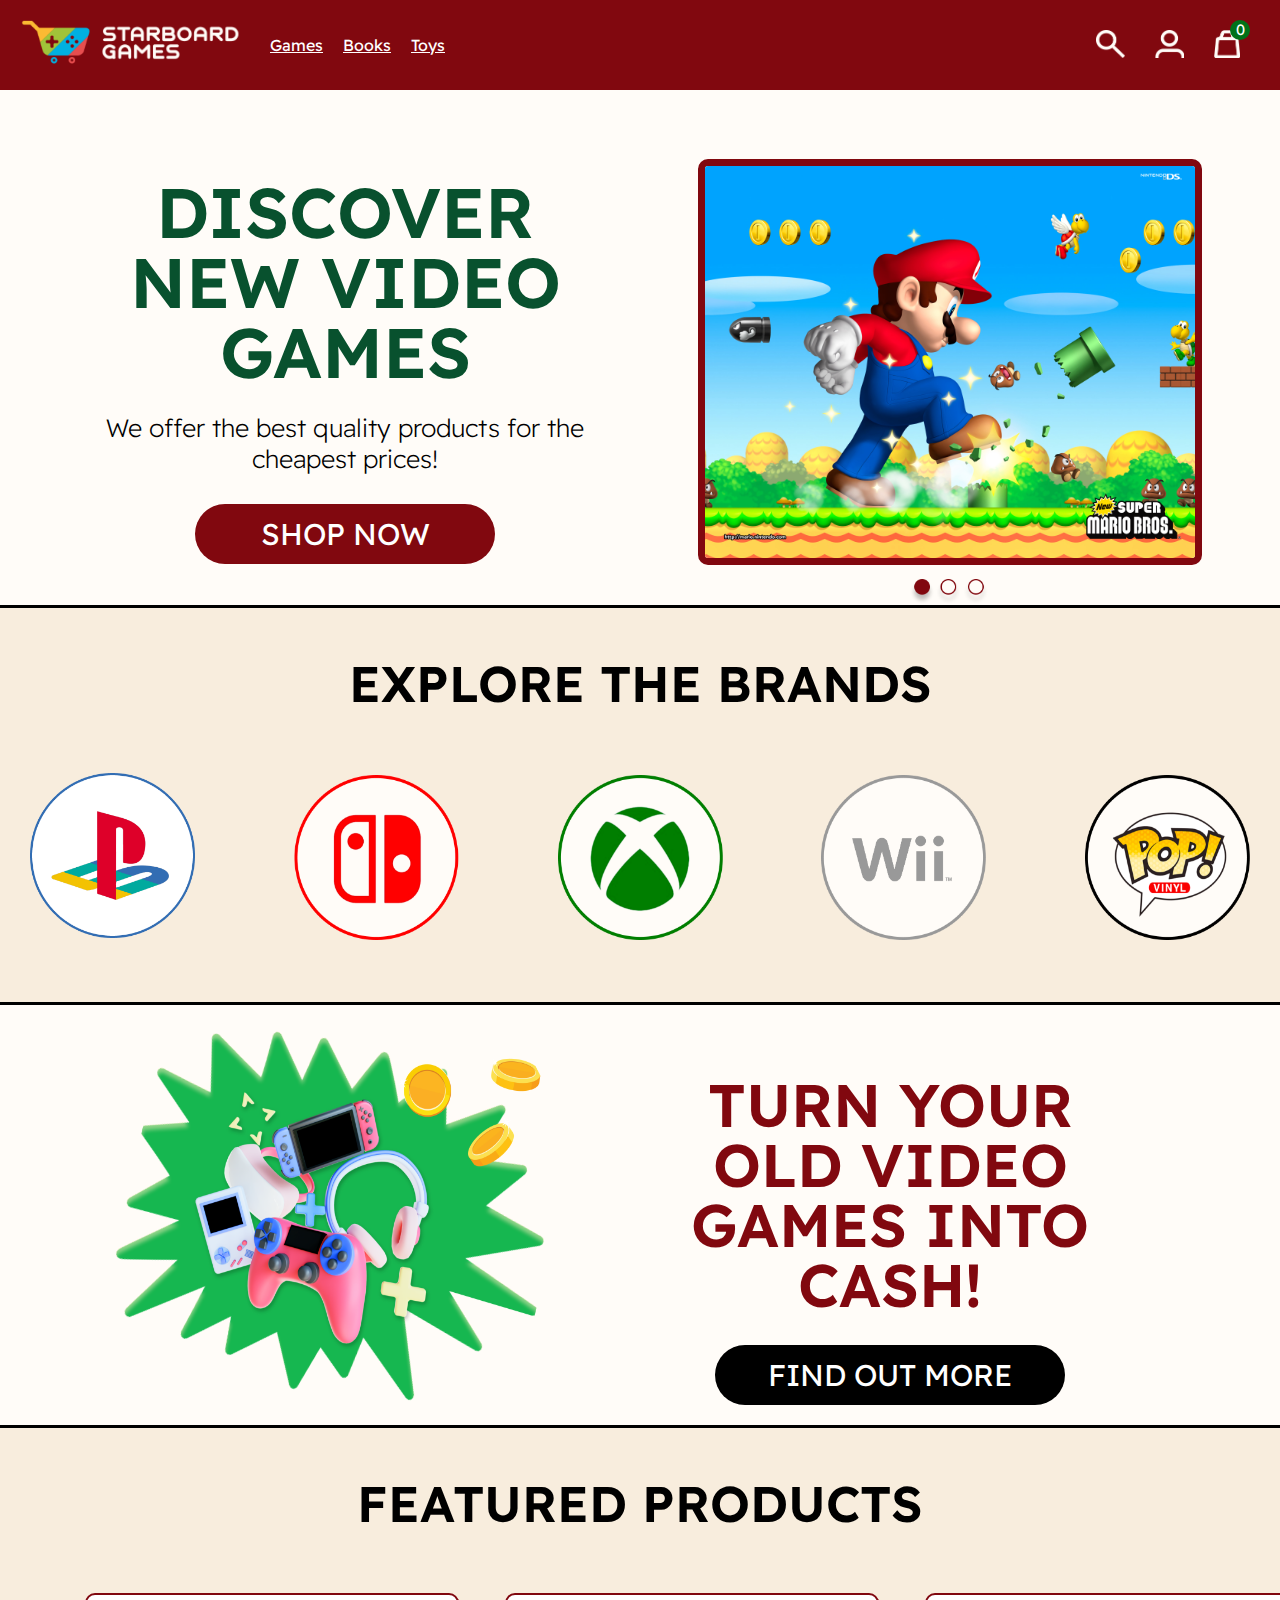
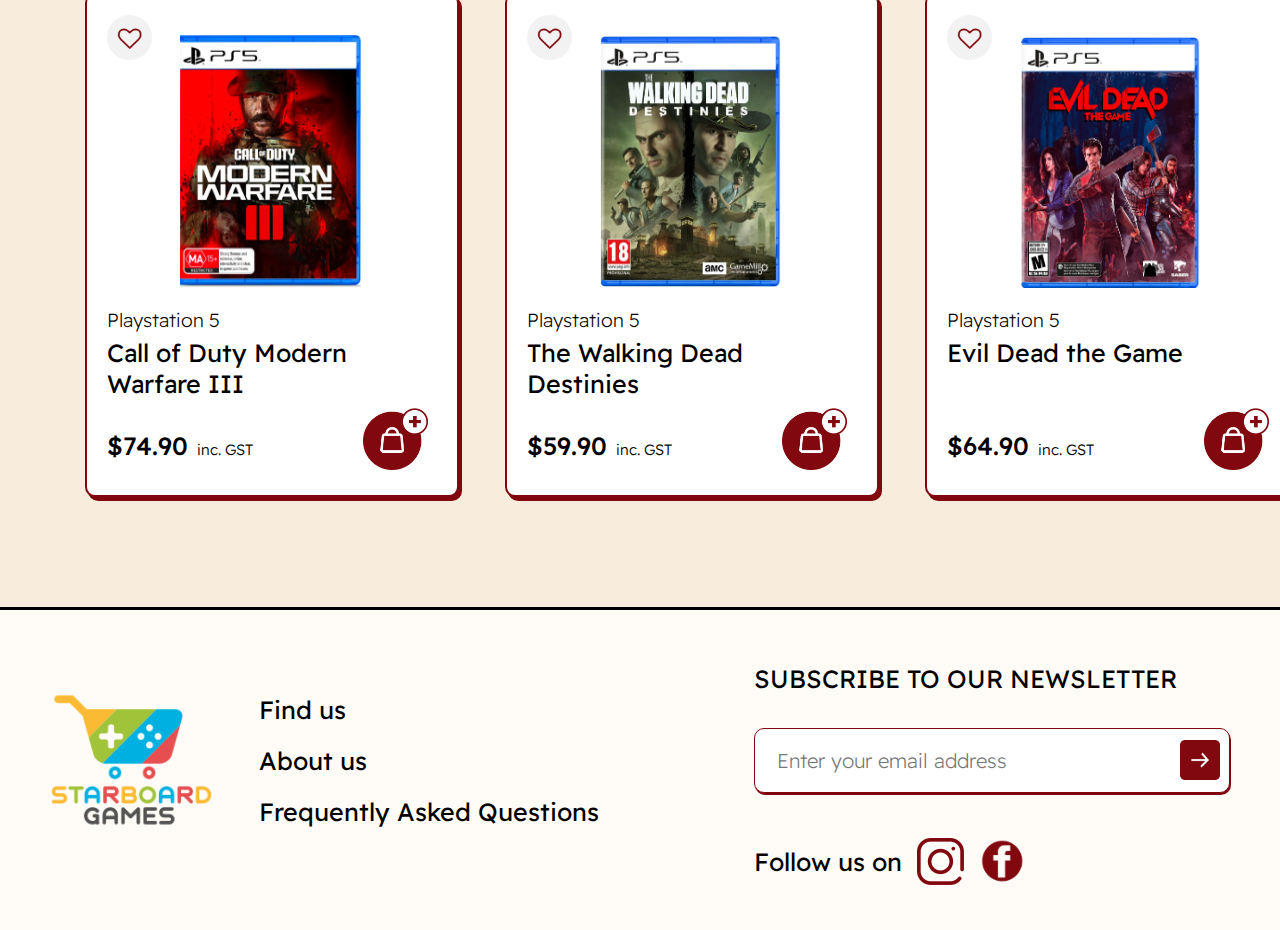
<file: index.html>
<!DOCTYPE html>
<html lang="en">
<head>
   <meta charset="UTF-8">
   <meta http-equiv="X-UA-Compatible" content="IE=edge">
   <meta name="viewport" content="width=device-width, initial-scale=1.0">
   <link rel="stylesheet" href="./styles-css/main.css">
   <link rel="stylesheet" href="./styles-css/colours.css">
   <link rel="stylesheet" href="./styles-css/typography.css">
   <link rel="stylesheet" href="./styles-css/spacing.css">
   <link rel="stylesheet" href="./styles-css/layout.css">
   <script src = "./scripts-js/bag.js" defer></script>
   <script src = "./scripts-js/collapsible.js" defer></script>
   <title>Starboard Games homepage redesign</title>
</head>
 

<header>
    <div class="header-bar">
        
        <a href="index.html">
            <img src="./logos/logo1.png" alt="Starboard Games logo" class="logo1">
            <img src="./icons/menu-bar.png" alt="menu-bar-icon" class="menu-icon">
            <img src="./logos/starboard-logo2.png" alt="Starboard Games" class="mobile-web-logo">
        </a>

        <div class="header-icons">
            <img src="./icons/search.png" alt="Search icon" class="search-icon">
            <img src="./icons/profile.png" alt="Profile icon" class="profile-icon">
            <div class="bag-icon-container" onclick="showBagContainer()">
                <img src="./icons/bag.png" alt="Bag icon" class="bag-icon">
                <span class="bag-item-count">0</span>
            </div>
        </div>

        <nav>
            <div class="header-buttons">
                <a href="#">Games</a> 
                <a href="#">Books</a> 
                <a href="#">Toys</a>
            </div>
        </nav>
    </div>
    
    
</header>

<body>
    <section class = "banner">
        <div class="banner-container">
            <div class="column-left">
                <h1>DISCOVER NEW VIDEO GAMES</h1>
                <p>We offer the best quality products for the cheapest prices!</p>
                <a href="product-results.html">
                    <button class="shop-now-button">SHOP NOW</button>
                </a>
            </div>

            <div class="column-right">
                <img src="./banner-images/mario.jpg" alt="Banner image" class="banner-image">
                <img src="./icons/dots-homepage.png" class="dots-homepage">
            </div>
        </div>
    </section>

    <section class="brands">
        <h1 class="main-title">EXPLORE THE BRANDS</h1>
        <div class="brands-container">
            <a href="product-results.html">
                <img src="./logos/playstation.png" alt="Playstation logo" class="playstation">
            </a>
            <img src="./logos/switch.png" alt="Nintendo Switch logo" class="switch">
            <img src="./logos/xbox.png" alt="Xbox logo" class="switch">
            <img src="./logos/wii.png" alt="Wii logo" class="wii">
            <img src="./logos/pop.png" alt="Pop Vinyl logo" class="pop">
        </div>
    </section>

    <section class = "banner2">
        <div class="banner2-container">
            <div class="column-left2">
                <img src="./banner-images/banner2-img.png" alt="banner image" class="banner2-image">
            </div>

            <div class= "column-right2">
                <h1>TURN YOUR OLD VIDEO GAMES INTO CASH!</h1>
                <button class="find-out-more-button">FIND OUT MORE</button>
            </div>
        </div>
    </section>

    <section>
        <h1 class="main-title">FEATURED PRODUCTS</h1>
        <div class="products-recommended">
            <a href="product-page1.html" class="product-container">
                <img src="./icons/wishlist.png" alt="Wishlist icon" class="wishlist-button">
                <img src="./product-images/modern.png" alt="Product image" class="product-image">
                <h2>Playstation 5</h2>
                <h3 class="product-title">Call of Duty Modern Warfare III</h3>
                
                <div class = "price-box">
                    <p>
                        <span class="product-price">$74.90</span>
                        <span class="small-gst-text">inc. GST</span>
                    </p>
                    <img src="./icons/bag2.png" alt="Bag icon" class="bag-button">
                </div>
            </a>

            <a href="product-page2.html" class="product-container">
                <img src="./icons/wishlist.png" alt="Wishlist icon" class="wishlist-button">
                <img src="./product-images/the-walking-dead.png" alt="Product image" class="product-image">
                <h2>Playstation 5</h2>
                <h3 class="product-title">The Walking Dead Destinies</h3>
                
                <div class = "price-box">
                    <p>
                        <span class="product-price">$59.90</span>
                        <span class="small-gst-text">inc. GST</span>
                    </p>
                    <img src="./icons/bag2.png" alt="Bag icon" class="bag-button">
                </div>
            </a>

            <div class="product-container">
                <img src="./icons/wishlist.png" alt="Wishlist icon" class="wishlist-button">
                <img src="./product-images/evil-dead.png" alt="Product image" class="product-image">
                <h2>Playstation 5</h2>
                <h3 class="product-title">Evil Dead the Game</h3>
                
                <div class = "price-box">
                    <p>
                        <span class="product-price">$64.90</span>
                        <span class="small-gst-text">inc. GST</span>
                    </p>
                    <img src="./icons/bag2.png" alt="Bag icon" class="bag-button">
                </div>
            </div>

            <div class="product-container">
                <img src="./icons/wishlist.png" alt="Wishlist icon" class="wishlist-button">
                <img src="./product-images/hogwarts.png" alt="Product image" class="product-image">
                <h2>Playstation 5</h2>
                <h3 class="product-title">Hogwarts Legacy</h3>
                
                <div class = "price-box">
                    <p>
                        <span class="product-price">$64.90</span>
                        <span class="small-gst-text">inc. GST</span>
                    </p>
                    <img src="./icons/bag2.png" alt=" Bag icon" class="bag-button">
                </div>
            </div>

            <div class="product-container">
                <img src="./icons/wishlist.png" alt="Wishlist icon" class="wishlist-button">
                <img src="./product-images/greed-fall.png" alt="Product image" class="product-image">
                <h2>Playstation 5</h2>
                <h3 class="product-title">Greed Fall Gold Edition</h3>
                
                <div class = "price-box">
                    <p>
                        <span class="product-price">$44.90</span>
                        <span class="small-gst-text">inc. GST</span>
                    </p>
                    <img src="./icons/bag2.png" alt="Bag icon" class="bag-button">
                </div>
            </div>

            <div class="product-container">
                <img src="./icons/wishlist.png" alt="Wishlist icon" class="wishlist-button">
                <img src="./product-images/ghostbusters.png" alt="Product image" class="product-image">
                <h2>Playstation 5</h2>
                <h3 class="product-title">Ghostbusters Spirits Unleashed</h3>
                
                <div class = "price-box">
                    <p>
                        <span class="product-price">$74.90</span>
                        <span class="small-gst-text">inc. GST</span>
                    </p>
                    <img src="./icons/bag2.png" alt=" Bag icon" class="bag-button">
                </div>
            </div>
        </div>
    </section>

    <section>
        <div class="background-shadow"></div>
            <div class="bag-pop-up">
                <p class="bag-title">My Bag (0)</p>
                <ul class="product-list">
                    <template id="product-list-template">
                        <li class="product-list-item">
                            <button class="bag-remove-button" onclick="removeProduct(this)">x</button>

                            <div>
                                <img src="./product-images/modern.png" alt="product image" class="bag-image">
                            </div>

                            <div class="bag-product-info">
                                <p class="bag-product-brand">PlayStation 5</p>
                                <p class="bag-product-name"></p>

                                <div class="quantity-adjust">
                                    <button class="quantity-decrease" onclick="decreaseQuantity(this)">-</button>
                                    <input type="number" class="quantity-display" value="1" onchange="handleQuantityChange(this)">
                                    <button class="quantity-increase" onclick="increaseQuantity(this)">+</button>
                                </div>

                            </div>
                            <p class="bag-product-price"></p>
                        </li>
                    </template>
                </ul>

                <div class="subtotal-bag">
                    <p>Subtotal</p>
                    <p>$0.00</p>
                </div>

                <div class="bag-buttons-container">
                    <button class="bag-continue-shopping-button" onclick="hideBagContainer()">CONTINUE SHOPPING</button>
                    <a href="checkout-page.html">
                        <button class="bag-checkout-button">CHECKOUT</button>
                    </a>
                </div>

        </div>
    </section>

</body>

<footer class="footer">
    <div class="footer-container">
        <img src="./logos/logo.png" alt="Starboard Games logo" class="footer-logo">
        <div>
            <h4>Find us</h4>
            <h4>About us</h4>
            <h4>Frequently Asked Questions</h4>
        </div>
    </div>

    <div class="newsletter-container">
        <h4>SUBSCRIBE TO OUR NEWSLETTER</h4>
        <div class="newsletter-box">
            <input class="newsletter-email" placeholder="Enter your email address">
            <img src="./icons/sub-arrow.png" alt="Submit arrow" class="sub-arrow">
        </div>
        <div class="socials">
            <h4>Follow us on</h4>
            <img src="./logos/instagram.png" alt="Instagram logo" class="footer-logo2">
            <img src="./logos/facebook.png" alt="Facebook logo" class="footer-logo2">
        </div>
    </div>
</footer>
</file>
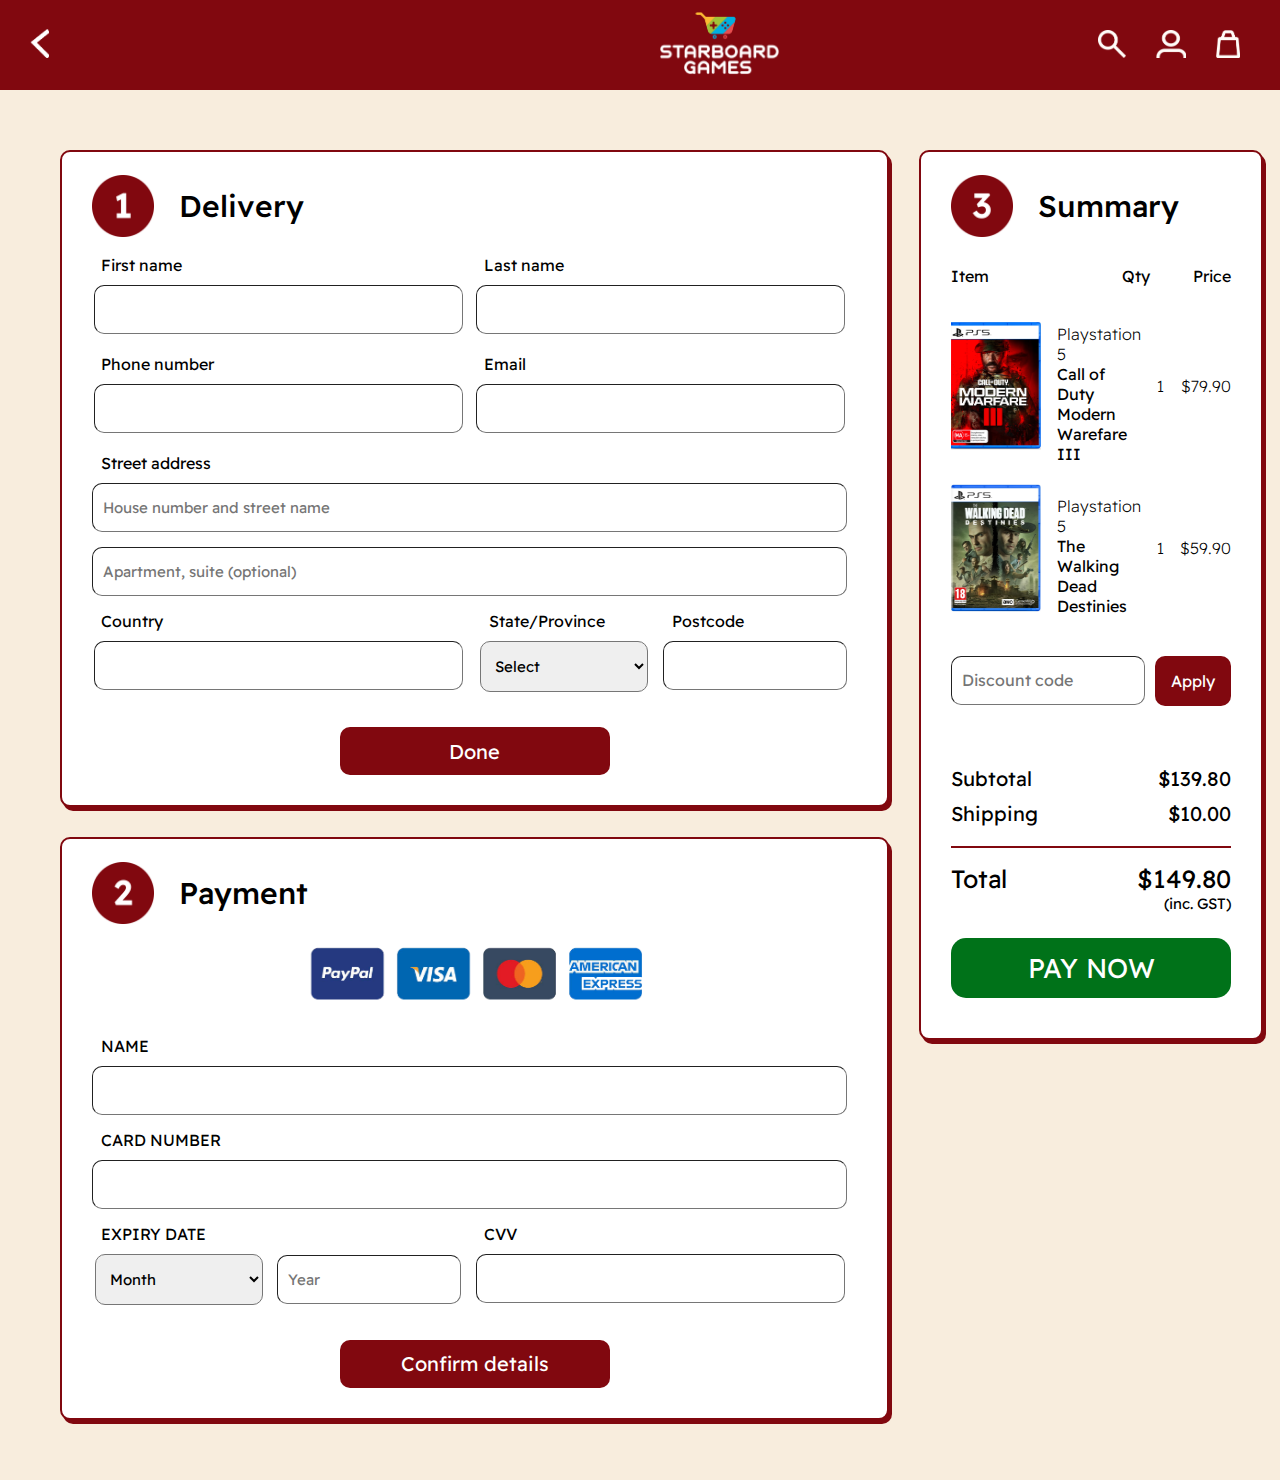
<file: checkout-page.html>
<!DOCTYPE html>
<html lang="en">
<head>
   <meta charset="UTF-8">
   <meta http-equiv="X-UA-Compatible" content="IE=edge">
   <meta name="viewport" content="width=device-width, initial-scale=1.0">
   <link rel="stylesheet" href="./styles-css/main.css">
   <link rel="stylesheet" href="./styles-css/colours.css">
   <link rel="stylesheet" href="./styles-css/typography.css">
   <link rel="stylesheet" href="./styles-css/spacing.css">
   <link rel="stylesheet" href="./styles-css/layout.css">
   <script src = "./scripts-js/validate-input.js" defer></script>
   <title>Starboard Games website redesign</title>


</head>
 
<header>
    <section class="header-bar">
        
        <div class="checkout-header-icons">
            <a href="product-page2.html">
                <img src="./icons/back-arrow.png" class="back-arrow">
            </a>
            <a href="index.html">
                <img src="./logos/starboard-logo2.png" alt="Starboard Games" class="desktop-logo2">
            </a>
        </div>
            <div class="header-icons">
            <img src="./icons/search.png" alt="search" class="search-icon">
            <img src="./icons/profile.png" alt="profile" class="profile-icon">
            <img src="./icons/bag.png" alt="bag" class="bag-icon">
        </div>
    </section>
</header>
  
<body>
    <section class="container">
        <section class="delivery-and-payment">
            <section class="delivery">
                <div class="checkout-heading">
                    <img src="./icons/number-1.png" alt="number 1" class="number-icon">
                    <h1 class="heading--summary">Delivery</h1>
                </div>
                <div class="input-container">
                    <div class="First name">
                        <label for="First name" class="input-label">First name</label>
                        <input class="input-bar" name="first-name" id="first-name">
                        <span class="error-message" id="first-name-error"></span>
                    </div>
                    <div class="last-name">
                        <label for="Last name" class="input-label">Last name</label>
                        <input class="input-bar" name="last-name" id="last-name">
                        <span class="error-message" id="last-name-error"></span>
                    </div>
                    <div class="phone-number">
                        <label for="Phone number" class="input-label">Phone number</label>
                        <input class="input-bar" name="phone-number" id="phone-number">
                        <span class="error-message" id="phone-number-error"></span>
                    </div>
                    <div class="email">
                        <label for="Email" class="input-label">Email</label>
                        <input class="input-bar" name="email" id="email">
                        <span class="error-message" id="email-error"></span>
                    </div>
                </div>

                <div class="street-address">
                    <label for="street address" class="input-label">Street address</label>
                    <input class="large-input-bar" name="street-address1" id="street-address1" placeholder="House number and street name">
                    <span class="error-message" id="street-address1-error"></span>
                </div>
                <div class="street-address">
                    <input class="large-input-bar" name="street-address2" id="street-address2" placeholder="Apartment, suite (optional)">
                </div>

                <div class="input-container">
                    <div class="Country">
                        <label for="Country" class="input-label">Country</label>
                        <input class="input-bar" name="country" id="country">
                        <span class="error-message" id="country-error"></span>
                    </div>
                    <div class="state-postcode">
                        <div class="state">
                            <label for="state" class="input-label">State/Province</label>
                            <select name="state" id="state" class="select-bar">
                                <option value="select">Select</option>
                                <option value="state">ACT</option>
                                <option value="state">New South Wales</option>
                                <option value="state">Northern Territory</option>
                                <option value="state">Queensland</option>
                                <option value="state">South Australia</option>
                                <option value="state">Tasmania</option>
                                <option value="state">Victoria</option>
                                <option value="state">Western Australia</option>
                            </select>
                            <span class="error-message" id="state-error"></span>
                        </div>
                        <div class="postcode">
                            <label for="postcode" class="input-label">Postcode</label>
                            <input class="small-input-bar" name="postcode" id="postcode">
                            <span class="error-message" id="postcode-error"></span>
                        </div>
                    </div>
                </div>
                <div class="confirm-button-container">
                    <button class="confirm-button" onclick="submit(event)">Done</button> 
                </div>
            </section>

            <section class="payment">
            <div class="checkout-heading">
                <img src="./icons/number-2.png" alt="number 2" class="number-icon">
                <h1 class="heading--summary">Payment</h1>
            </div>
            <div class="payment-method">
                <img src="./icons/Credit-Cards.png" alt="Paypal, Visa, Mastercard, American Express logo" class="credit-card">
            </div>
            </div>
            <div class="NAME">
                <label for="NAME" class="input-label">NAME</label>
                <input class="large-input-bar" name="card-name" id="card-name">
                <span class="error-message" id="card-name-error"></span>
            </div>
            <div class="card-number">
                <label for="card-number" class="input-label">CARD NUMBER</label>
                <input class="large-input-bar" name="card-number" id="card-number">
                <span class="error-message" id="card-number-error"></span>
            </div>
            <div class="input-container">
                <div class="exp-date">
                    <div class="exp-date">
                        <label for="exp-date" class="input-label">EXPIRY DATE</label>
                        <select name="exp-month" id="exp-month" class="select-bar">
                            <option value="select">Month</option>
                            <option value="month">January</option>
                            <option value="month">February</option>
                            <option value="month">March</option>
                            <option value="month">April</option>
                            <option value="month">May</option>
                            <option value="month">June</option>
                            <option value="month">July</option>
                            <option value="month">August</option>
                            <option value="month">September</option>
                            <option value="month">October</option>
                            <option value="month">November</option>
                            <option value="month">December</option>
                        </select>
                        <span class="error-message" id="exp-month-error"></span>
                        <input class="small-input-bar" name="exp-year" id="exp-year" placeholder="Year">
                        <span class="error-message" id="exp-year-error"></span>
                    </div>
                </div>
                <div class="CVV">
                    <label for="CVV" class="input-label">CVV</label>
                    <input class="input-bar" name="cvv" id="cvv">
                    <span class="error-message" id="cvv-error"></span>
                </div>
                </div>
            </div>
            <div class="confirm-button-container">
                <button class="confirm-button" onclick="submit(event)">Confirm details</button> 
            </div>

        </div>
    </section>

    </section>
        <div class="order-summary">
            <div class="checkout-heading">
                <img src="./icons/number-3.png" alt="number 3" class="number-icon">
                <h1 class="heading--summary">Summary</h1>
            </div>
            <div class="product-summary-heading">
                <h4 class="regular-text">Item</h4>
                <h4 class="regular-text"> </h4>
                <h4 class="regular-text">Qty</h4>
                <h4 class="regular-text">Price</h4>
            </div>

            <div class="product-summary-container">
                <div class="image-container">
                    <img src="./product-images/modern.png" alt="Product image" class="summary-image">
                </div>
                <div class="details">
                    <p class="light-text">Playstation 5</p>
                    <p class="product-name">Call of Duty Modern Warefare III</p>
                </div>
                <div class="product-qty">
                    <p>1</p>
                </div>
                <div class="price">
                    $ <span id="price">79.90</span>
                </div>
                
                <div class="image-container">
                    <img src="./product-images/the-walking-dead.png" alt="Product image" class="summary-image">
                </div>
                <div class="details">
                    <p class="light-text">Playstation 5</p>
                    <p class="product-name">The Walking Dead Destinies</p>
                </div>
                <div class="product-qty">
                    <p>1</p>
                </div>
                <div class="price">
                    $ <span id="price">59.90</span>
                </div>

            </div>

        <div class="apply-discount-code">
            <input type="text" class="discount-code" id="discount-code" placeholder="Discount code">
            <button class="apply-button">Apply</button> 
        </div>
        <div class="final-price">
            <div class="subtotal">
                <span>Subtotal</span> <span>$<span id="subtotal">139.80</span></span>
            </div>
            <div class="shipping">
                <span>Shipping</span> <span>$<span id="shipping">10.00</span></span>
            </div>
            <div class="total">
                <span>Total</span> <span>$<span id="total">149.80</span></span>
            </div>
            <div class="GST">
                <span id="GST">(inc. GST)</span>
            </div>
            <div class="pay-now">
                <button class="pay-button" onclick="finalSubmit()">PAY NOW</button> 
            </div>
        </div>

    </section>

</body>
</file>
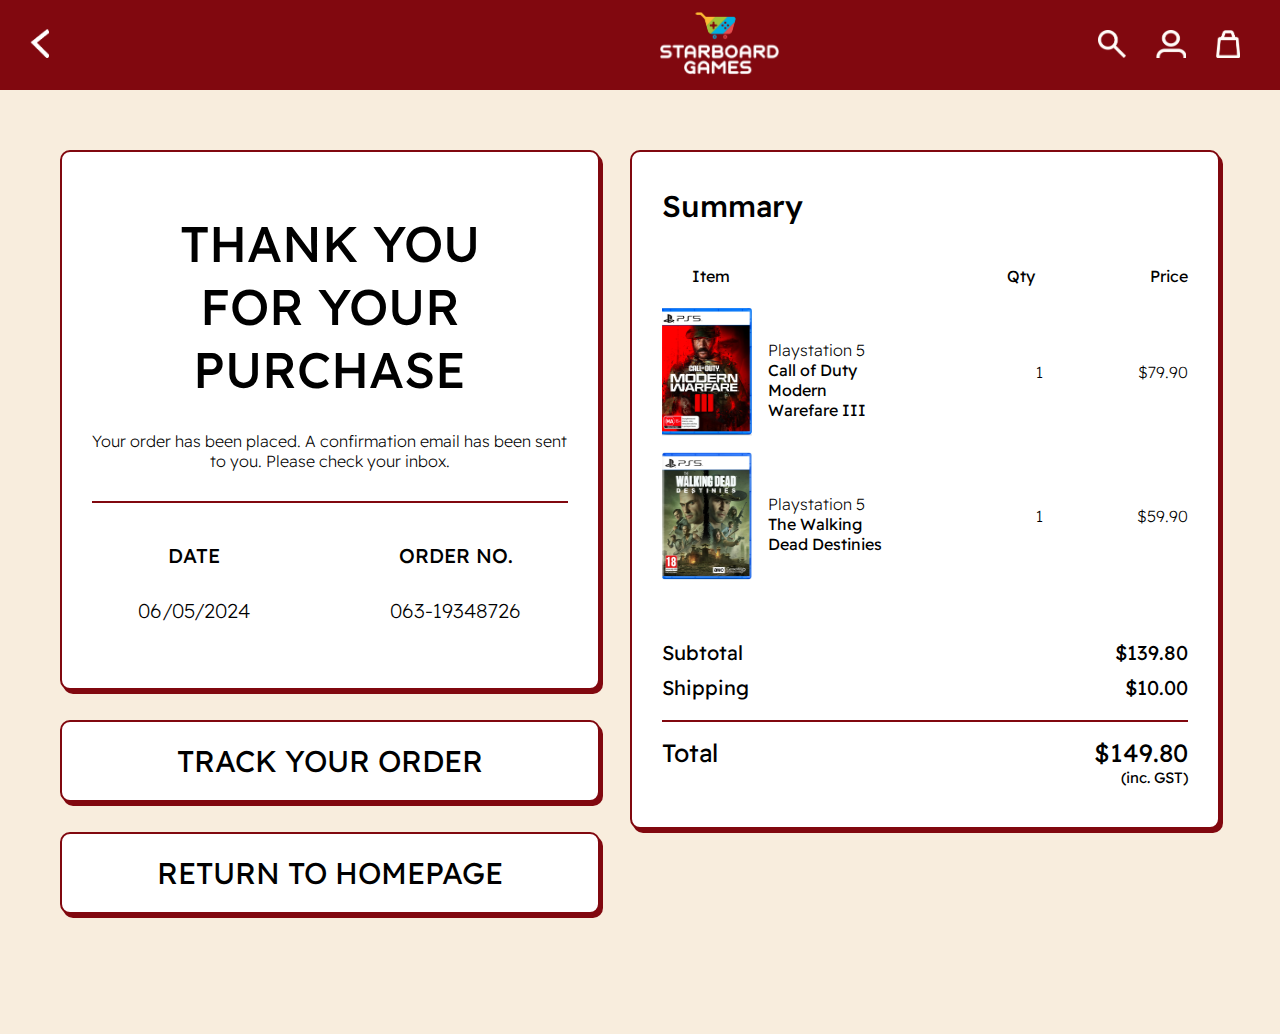
<file: confirmation-page.html>
<!DOCTYPE html>
<html lang="en">
<head>
   <meta charset="UTF-8">
   <meta http-equiv="X-UA-Compatible" content="IE=edge">
   <meta name="viewport" content="width=device-width, initial-scale=1.0">
   <link rel="stylesheet" href="./styles-css/main.css">
   <link rel="stylesheet" href="./styles-css/colours.css">
   <link rel="stylesheet" href="./styles-css/typography.css">
   <link rel="stylesheet" href="./styles-css/spacing.css">
   <link rel="stylesheet" href="./styles-css/layout.css">
   <title>Starboard Games homepage redesign</title>
</head>

<header>
    <section class="header-bar">
        <div class="checkout-header-icons">
            <a href="checkout-page.html">
                <img src="./icons/back-arrow.png" class="back-arrow">
            </a>
            <a href="index.html">
                <img src="./logos/starboard-logo2.png" alt="Starboard Games" class="desktop-logo2">
            </a>
        </div>
            <div class="header-icons">
            <img src="./icons/search.png" alt="search" class="search-icon">
            <img src="./icons/profile.png" alt="profile" class="profile-icon">
            <img src="./icons/bag.png" alt="bag" class="bag-icon">
        </div>
    </section>

</header>

<body>
    <section class="container">
        <section class="confirmation-and-buttons-container">
                <section class ="purchase-confirmation">
                    <h1 class="heading-big">THANK YOU FOR YOUR PURCHASE</h1>
                    <p class="light-text">Your order has been placed. A confirmation email has been sent to you. Please check your inbox.</p>
                    <div class="date--order-number">
                        <div class="date">
                            <p class="bold-text">DATE</p>
                            <p1 class="light-text">06/05/2024</p1>
                        </div>
                        <div class="order-number">
                            <p class="bold-text">ORDER NO.</p>
                            <p1 class="light-text" >063-19348726</p1>
                        </div>
                    </div>
                </section>

                <section class="button-section">
                    <button class="confirmation-page--button">TRACK YOUR ORDER</button>
                    <a href="index.html">
                        <button class="confirmation-page--button">RETURN TO HOMEPAGE</button>
                    </a>
                </section>
            </section>

            <section class="order-summary">
                <h1 class="heading--summary">Summary</h1>
                <div class="product-summary-heading">
                    <h4 class="regular-text">Item</h4>
                    <h4 class="regular-text"> </h4>
                    <h4 class="regular-text">Qty</h4>
                    <h4 class="regular-text">Price</h4>
                </div>

                <div class="product-summary-container">
                    <div class="image-container">
                        <img src="./product-images/modern.png" class="summary-image">
                    </div>
                    <div class="details">
                        <p class="light-text">Playstation 5</p>
                        <p class="product-name">Call of Duty Modern Warefare III</p>
                    </div>
                    <div class="product-qty">
                        <p>1</p>
                    </div>
                    <div class="price">
                        $ <span id="price">79.90</span>
                    </div>
                    
                    <div class="image-container">
                        <img src="./product-images/the-walking-dead.png" class="summary-image">
                    </div>
                    <div class="details">
                        <p class="light-text">Playstation 5</p>
                        <p class="product-name">The Walking Dead Destinies</p>
                    </div>
                    <div class="product-qty">
                        <p>1</p>
                    </div>
                    <div class="price">
                        $ <span id="price">59.90</span>
                    </div>

                    </div>
    
            <div class="final-price">
                <div class="subtotal">
                    <span>Subtotal</span> <span>$<span id="subtotal">139.80</span></span>
                </div>
                <div class="shipping">
                    <span>Shipping</span> <span>$<span id="shipping">10.00</span></span>
                </div>
                <div class="total">
                    <span>Total</span> <span>$<span id="total">149.80</span></span>
                </div>
                <div class="GST">
                    <span id="GST">(inc. GST)</span>
                </div>
            </div>
        </section>
    </section>

</body>
</file>
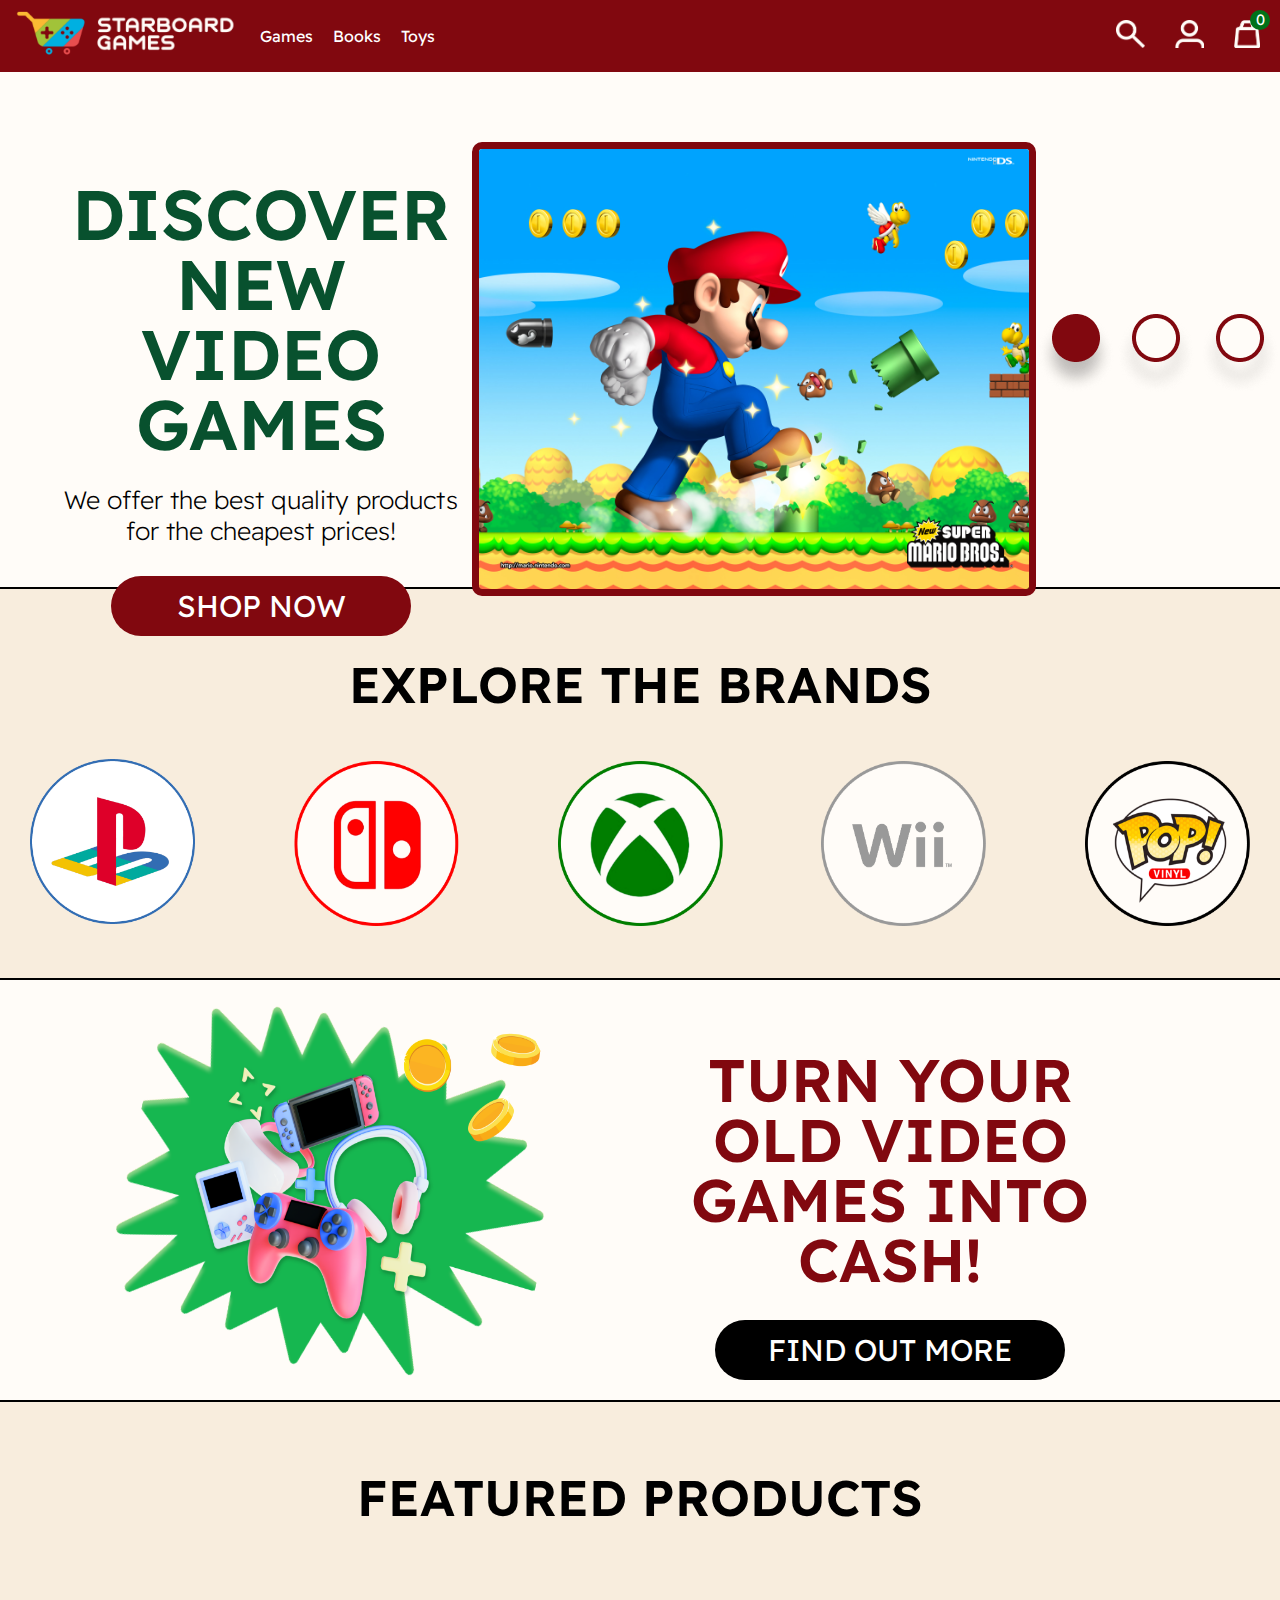
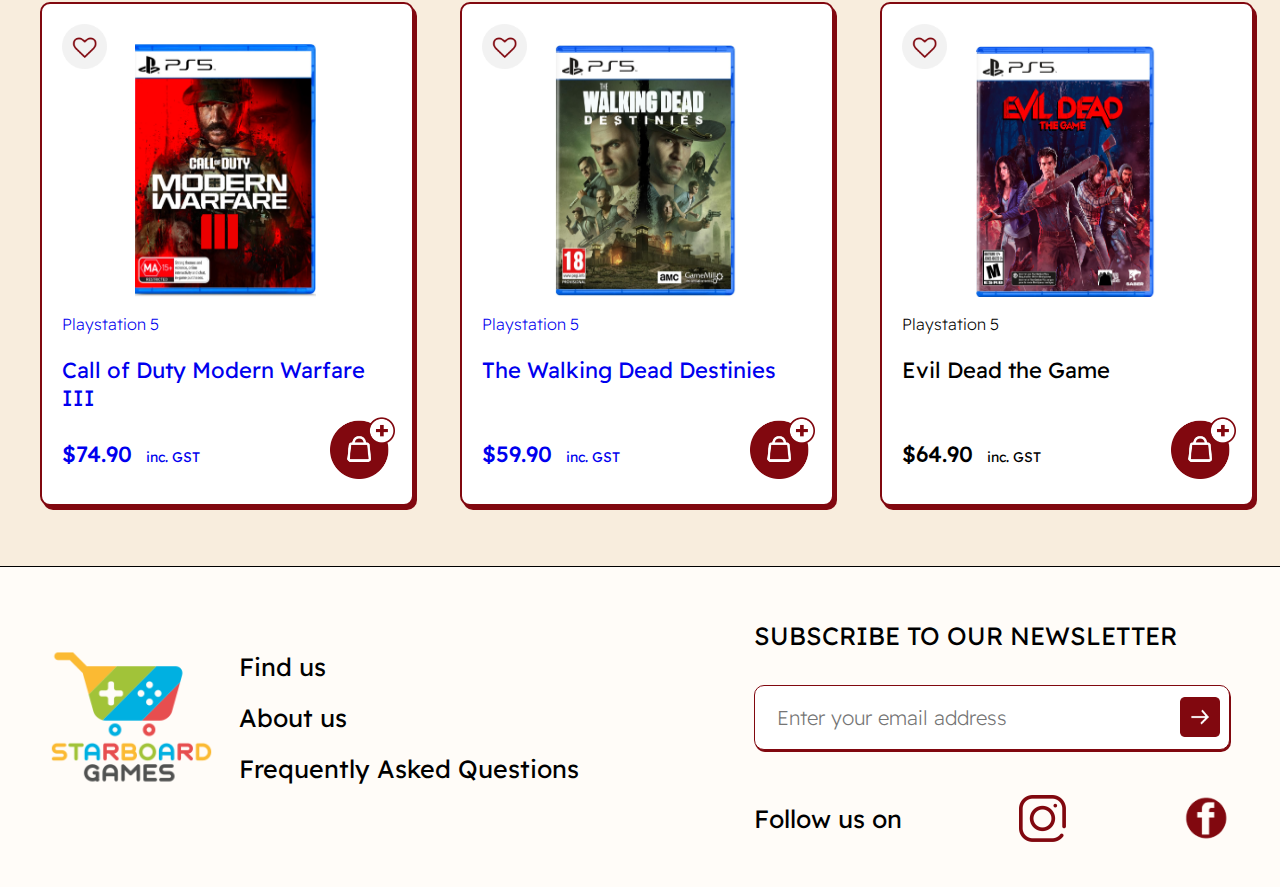
<file: homepage.html>
<!DOCTYPE html>
<html lang="en">
<head>
   <meta charset="UTF-8">
   <meta http-equiv="X-UA-Compatible" content="IE=edge">
   <meta name="viewport" content="width=device-width, initial-scale=1.0">
   <link rel="stylesheet" href="./css-files/styles.css">
   <link rel="stylesheet" href="./css-files/colours.css">
   <link rel="stylesheet" href="./css-files/typography.css">
   <link rel="stylesheet" href="./css-files/spacing.css">
   <link rel="stylesheet" href="./css-files/layout.css">
   <script src = "./javascript-files/bag.js" defer></script>
   <script src = "./javascript-files/collapsible.js" defer></script>
   <title>Starboard Games homepage redesign</title>
</head>
 

<header>
    <div class="header-bar">
        
        <a href="./homepage.html">
            <img src="./logos/logo1.png" alt="Starboard Games logo" class="logo1">
        </a>

        <div class="header-icons">
            <img src="./icons/search.png" alt="Search icon" class="search-icon">
            <img src="./icons/profile.png" alt="Profile icon" class="profile-icon">
            <div class="bag-icon-container" onclick="showBagContainer()">
                <img src="./icons/bag.png" alt="Bag icon" class="bag-icon">
                <span class="bag-item-count">0</span>
            </div>
        </div>

        <nav>
            <div class="header-buttons">
                <h>Games</h> 
                <h>Books</h> 
                <h>Toys</h>
            </div>
        </nav>
    </div>
    
    
</header>

<body>
    <section class = "banner">
        <div class="banner-container">
            <div class="column-left">
                <h1>DISCOVER NEW VIDEO GAMES</h1>
                <p>We offer the best quality products for the cheapest prices!</p>
                <a href="/product-results.html">
                    <button class="shop-now-button">SHOP NOW</button>
                </a>
            </div>

            <div class="column-right">
                <img src="./banner-images/mario.jpg" alt="Banner image" class="banner-image">
                <img src="./icons/dots-homepage.png" class="dots-homepage">
            </div>
        </div>
    </section>

    <section class = "brands">
        <h1 class = "main-title">EXPLORE THE BRANDS</h1>
        <div class="brands-container">
            <a href="/product-results.html">
                <img src="./logos/playstation.png" alt="Playstation logo" class="playstation">
            </a>
            <img src="./logos/switch.png" alt="Nintendo Switch logo" class="switch">
            <img src="./logos/xbox.png" alt="Xbox logo" class="switch">
            <img src="./logos/wii.png" alt="Wii logo" class="wii">
            <img src="./logos/pop.png" alt="Pop Vinyl logo" class="pop">
        </div>
    </section>

    <section class = "banner2">
        <div class="banner2-container">
            <div class="column-left2">
                <img src="./banner-images/banner2-img.png" alt="banner image" class="banner2-image">
            </div>

            <div class= "column-right2">
                <h1>TURN YOUR OLD VIDEO GAMES INTO CASH!</h1>
                <button class="find-out-more-button">FIND OUT MORE</button>
            </div>
        </div>
    </section>

    <section>
        <h1 class = "main-title">FEATURED PRODUCTS</h1>
        <div class="products-recommended">
            <a href="/product-page1.html" class="product-container">
                <img src="./icons/wishlist.png" alt="Wishlist icon" class="wishlist-button">
                <img src="./product-images/modern.png" alt="Product image" class="product-image">
                <h2>Playstation 5</h2>
                <h3 class="product-title">Call of Duty Modern Warfare III</h3>
                
                <div class = "price-box">
                    <p>
                        <span class="product-price">$74.90</span>
                        <span class="small-gst-text">inc. GST</span>
                    </p>
                    <img src="./icons/bag2.png" alt="Bag icon" class="bag-button">
                </div>
            </a>

            <a href="/product-page2.html" class="product-container">
                <img src="./icons/wishlist.png" alt="Wishlist icon" class="wishlist-button">
                <img src="./product-images/the-walking-dead.png" alt="Product image" class="product-image">
                <h2>Playstation 5</h2>
                <h3 class="product-title">The Walking Dead Destinies</h3>
                
                <div class = "price-box">
                    <p>
                        <span class="product-price">$59.90</span>
                        <span class="small-gst-text">inc. GST</span>
                    </p>
                    <img src="./icons/bag2.png" alt="Bag icon" class="bag-button">
                </div>
            </a>

            <div class="product-container">
                <img src="./icons/wishlist.png" alt="Wishlist icon" class="wishlist-button">
                <img src="./product-images/evil-dead.png" alt="Product image" class="product-image">
                <h2>Playstation 5</h2>
                <h3 class="product-title">Evil Dead the Game</h3>
                
                <div class = "price-box">
                    <p>
                        <span class="product-price">$64.90</span>
                        <span class="small-gst-text">inc. GST</span>
                    </p>
                    <img src="./icons/bag2.png" alt="Bag icon" class="bag-button">
                </div>
            </div>

            <div class="product-container">
                <img src="./icons/wishlist.png" alt="Wishlist icon" class="wishlist-button">
                <img src="./product-images/hogwarts.png" alt="Product image" class="product-image">
                <h2>Playstation 5</h2>
                <h3 class="product-title">Hogwarts Legacy</h3>
                
                <div class = "price-box">
                    <p>
                        <span class="product-price">$64.90</span>
                        <span class="small-gst-text">inc. GST</span>
                    </p>
                    <img src="./icons/bag2.png" alt=" Bag icon" class="bag-button">
                </div>
            </div>

            <div class="product-container">
                <img src="./icons/wishlist.png" alt="Wishlist icon" class="wishlist-button">
                <img src="./product-images/greed-fall.png" alt="Product image" class="product-image">
                <h2>Playstation 5</h2>
                <h3 class="product-title">Greed Fall Gold Edition</h3>
                
                <div class = "price-box">
                    <p>
                        <span class="product-price">$44.90</span>
                        <span class="small-gst-text">inc. GST</span>
                    </p>
                    <img src="./icons/bag2.png" alt="Bag icon" class="bag-button">
                </div>
            </div>

            <div class="product-container">
                <img src="./icons/wishlist.png" alt="Wishlist icon" class="wishlist-button">
                <img src="./product-images/ghostbusters.png" alt="Product image" class="product-image">
                <h2>Playstation 5</h2>
                <h3 class="product-title">Ghostbusters Spirits Unleashed</h3>
                
                <div class = "price-box">
                    <p>
                        <span class="product-price">$74.90</span>
                        <span class="small-gst-text">inc. GST</span>
                    </p>
                    <img src="./icons/bag2.png" alt=" Bag icon" class="bag-button">
                </div>
            </div>
    </section>

    <section>
        <div class="background-shadow"></div>
            <div class="bag-pop-up">
                <p class="bag-title">My Bag (0)</p>
                <ul class="product-list">
                    <template id="product-list-template">
                        <li class="product-list-item">
                            <button class="bag-remove-button" onclick="removeProduct(this)">x</button>

                            <div>
                                <img src="./product-images/modern.png" alt="product image" class="bag-image">
                            </div>

                            <div class="bag-product-info">
                                <p class="bag-product-brand">PlayStation 5</p>
                                <p class="bag-product-name"></p>

                                <div class="quantity-adjust">
                                    <button class="quantity-decrease" onclick="decreaseQuantity(this)">-</button>
                                    <input type="number" class="quantity-display" value="1" onchange="handleQuantityChange(this)">
                                    <button class="quantity-increase" onclick="increaseQuantity(this)">+</button>
                                </div>

                            </div>
                            <p class="bag-product-price"></p>
                        </li>
                    </template>
                </ul>

                <div class="subtotal-bag">
                    <p>Subtotal</p>
                    <p>$0.00</p>
                </div>

                <div class="bag-buttons-container">
                    <button class="bag-continue-shopping-button" onclick="hideBagContainer()">CONTINUE SHOPPING</button>
                    <button class="bag-checkout-button">CHECKOUT</button>
                </div>

        </div>
    </section>

</body>

<footer class="footer">
    <div class="footer-container">
        <img src="./logos/logo.png" alt="Starboard Games logo" class="footer-logo">
        <div>
            <h4>Find us</h4>
            <h4>About us</h4>
            <h4>Frequently Asked Questions</h4>
        </div>
    </div>

    <div class="newsletter-container">
        <h4>SUBSCRIBE TO OUR NEWSLETTER</h4>
        <div class="newsletter-box">
            <input class="newsletter-email" placeholder="Enter your email address">
            <img src="./icons/sub-arrow.png" alt="Submit arrow" class="sub-arrow">
        </div>
        <div class="socials">
            <h4>Follow us on</h4>
            <img src="./logos/instagram.png" alt="Instagram logo" class="footer-logo2">
            <img src="./logos/facebook.png" alt="Facebook logo" class="footer-logo2">
        </div>
    </div>
</footer>
</file>
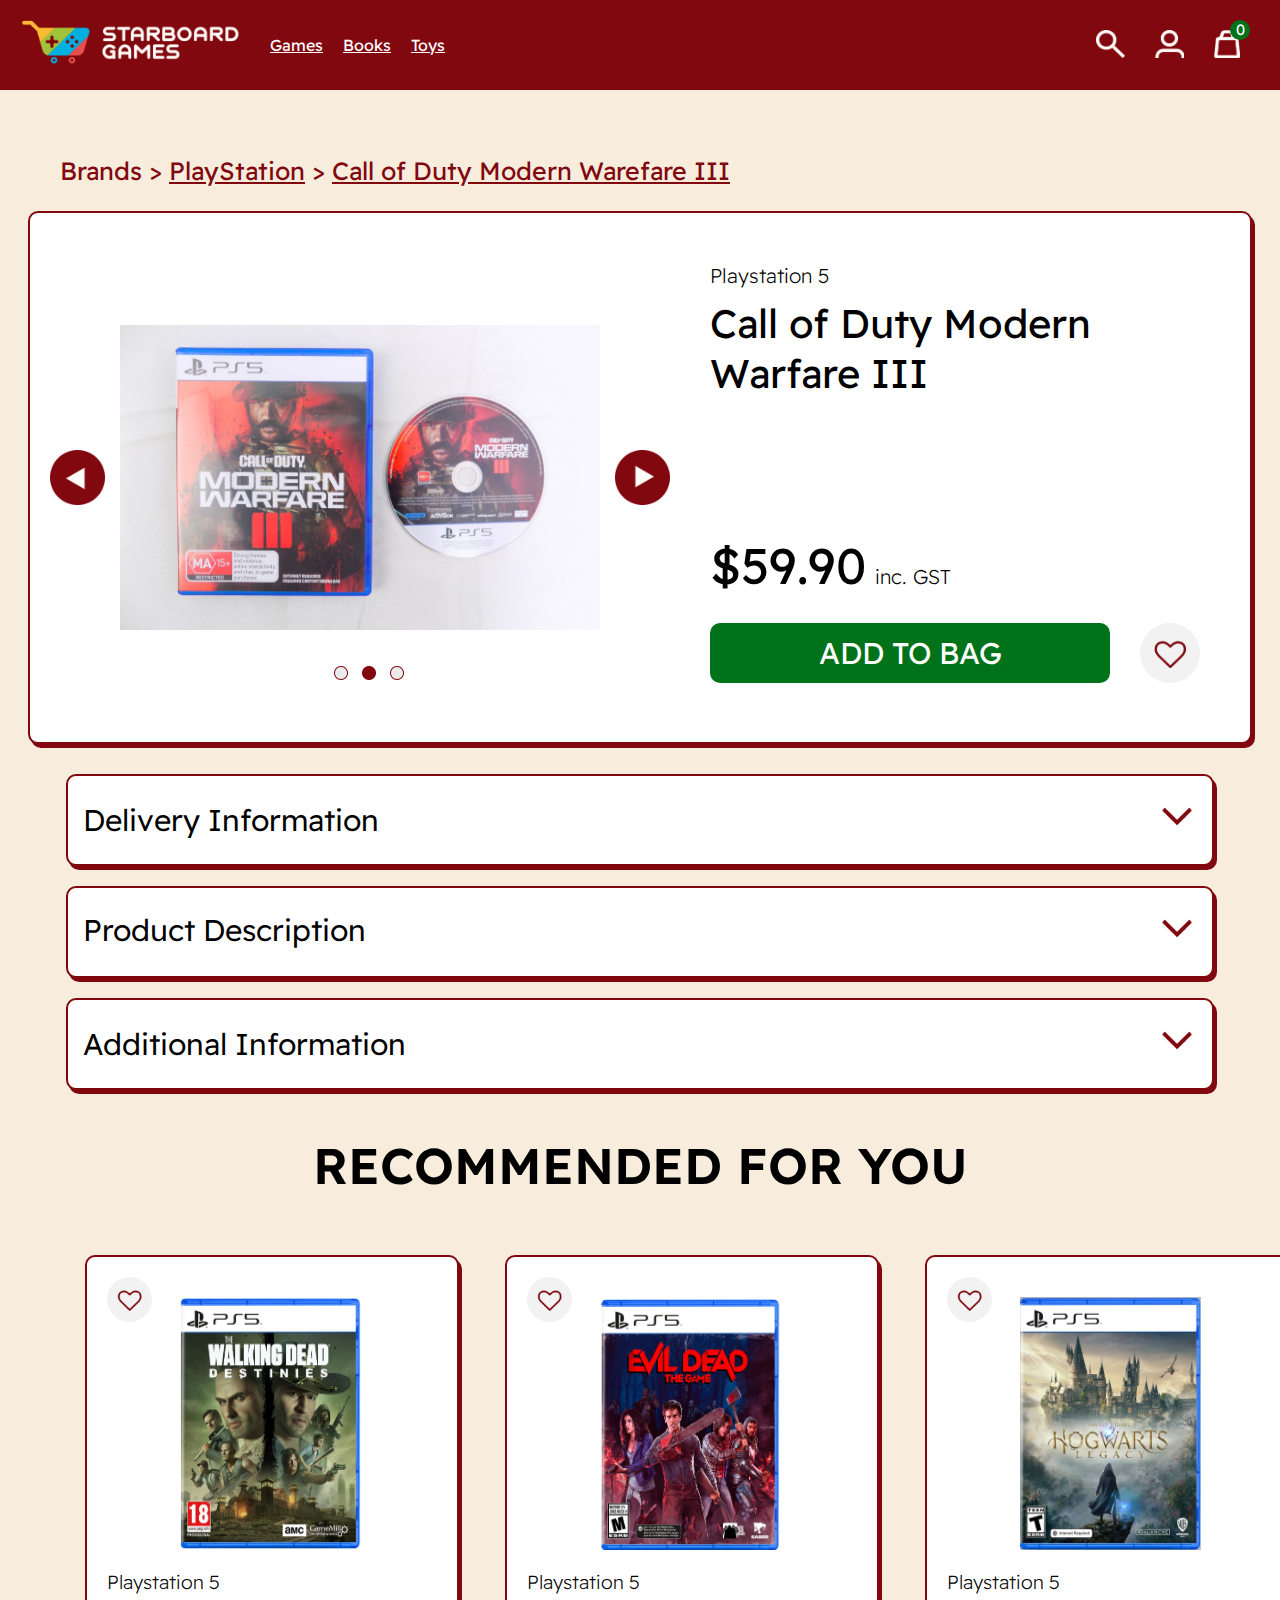
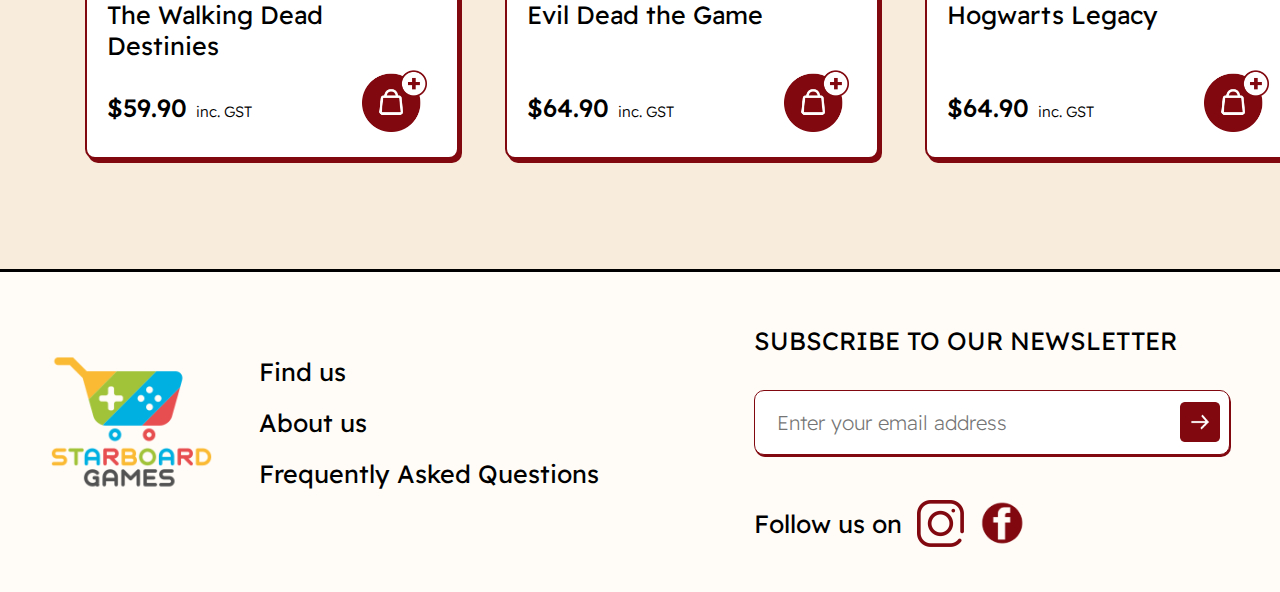
<file: product-page1.html>
<!DOCTYPE html>
<html lang="en">
<head>
   <meta charset="UTF-8">
   <meta http-equiv="X-UA-Compatible" content="IE=edge">
   <meta name="viewport" content="width=device-width, initial-scale=1.0">
   <link rel="stylesheet" href="./styles-css/main.css">
   <link rel="stylesheet" href="./styles-css/colours.css">
   <link rel="stylesheet" href="./styles-css/typography.css">
   <link rel="stylesheet" href="./styles-css/spacing.css">
   <link rel="stylesheet" href="./styles-css/layout.css">
   <script src = "./scripts-js/bag.js" defer></script>
   <script src = "./scripts-js/collapsible.js" defer></script>
   <title>Starboard Games product page redesign</title>
</head>

<header>
    <div class="header-bar">
        
        <a href="index.html">
            <img src="./logos/logo1.png" alt="Starboard Games logo" class="logo1">
            <img src="./icons/menu-bar.png" alt="Starboard Games" class="menu-icon">
            <img src="./logos/starboard-logo2.png" alt="Starboard Games" class="mobile-web-logo">
        </a>

        <div class="header-icons">
            <img src="./icons/search.png" alt="Search icon" class="search-icon">
            <img src="./icons/profile.png" alt="Profile icon" class="profile-icon">
            <div class="bag-icon-container" onclick="showBagContainer()">
                <img src="./icons/bag.png" alt="Bag icon" class="bag-icon">
                <span class="bag-item-count">0</span>
            </div>
        </div>

        <nav>
            <div class="header-buttons">
                <div class="header-buttons">
                    <a href="#">Games</a> 
                    <a href="#">Books</a> 
                    <a href="#">Toys</a>
                </div>
            </div>
        </nav>
    </div>
</header>


<body>
    <section>
        <div class="hyperlink">
            <p>Brands >&nbsp;</p>
            <a href="product-results.html" class="hyperlink-button">PlayStation</a>
            <p>&nbsp;>&nbsp;</p>
            <a href="product-page1.html" class="hyperlink-button">Call of Duty Modern Warefare III</a>
        </div>
    </section>

    <section>
        <div class="indv-product-container" data-product-id="CODMW3" data-price="79.90" data-bag-image="./product-images/modern.png">
            
            <div class="product-image-carousel">
                <img src="./icons/arrow.png" alt="Arrow icon" class="left-arrow">
                <img src="./product-images/modern-photo.png" alt="Product image" class="indv-product-img">
                <img src="./icons/arrow.png" alt="Arrow icon" class="right-arrow">

                <img src="./icons/dots.png" class="dots">
            </div>

            <div class="product-details">
                <p1>Playstation 5</p1>
                <p class="product-page-title">Call of Duty Modern Warfare III</p>
                <p>
                    <span class="product-page-price">$59.90</span>
                    <span class="price-gst-text">inc. GST</span>
                </p>
                <div class="product-button-container">
                    <button class="add-to-bag-button" onclick="addToBag('CODMW3')">ADD TO BAG</button>
                    <img src="./icons/wishlist.png" alt="Wishlist icon" class="wishlist-button2">
                </div>
            </div>

        </div>
    </section>

    <section>
        <div class="background-shadow"></div>
        <div class="bag-pop-up">
            <p class="bag-title">My Bag (0)</p>
            <ul class="product-list">
                <template id="product-list-template">
                    <li class="product-list-item">
                        <button class="bag-remove-button" onclick="removeProduct(this)">x</button>

                        <div>
                            <img src="" alt="Product image" class="bag-image">
                        </div>

                        <div class="bag-product-info">
                            <p class="bag-product-brand">PlayStation 5</p>
                            <p class="bag-product-name"></p>

                            <div class="quantity-adjust">
                                <button class="quantity-decrease" onclick="decreaseQuantity(this)">-</button>
                                <input type="number" class="quantity-display" value="1" onchange="handleQuantityChange(this)">
                                <button class="quantity-increase" onclick="increaseQuantity(this)">+</button>
                            </div>

                        </div>
                        <p class="bag-product-price"></p>
                    </li>
                </template>
            </ul>

            <div class="subtotal-bag">
                <p>Subtotal</p>
                <p>$0.00</p>
            </div>

            <div class="bag-buttons-container">
                <button class="bag-continue-shopping-button" onclick="hideBagContainer()">CONTINUE SHOPPING</button>
                <a href="checkout-page.html">
                    <button class="bag-checkout-button">CHECKOUT</button>
                </a>
            </div>

        </div>
    
    </section>

    <section>
        <div class="label-container">
            <div class="label">
                Delivery Information
                <img src="./icons/drop-arrow.png" alt="Drop down arrow" class="drop-arrow">
            </div>
            
           
            <div class="label" onclick="toggleCollapsible(event, this)">
                <div class="toggle-area"></div>
                <h>Product Description</h>
                <img src="./icons/drop-arrow.png" alt="Drop down arrow" class="drop-arrow">
                <div class="collapsible-content">
                    <iframe width="776" height="437" src="https://www.youtube.com/embed/mHDEDDrGYvo" title="Gameplay Reveal Trailer | Call of Duty: Modern Warfare III" frameborder="0" allow="accelerometer; autoplay; clipboard-write; encrypted-media; gyroscope; picture-in-picture; web-share" referrerpolicy="strict-origin-when-cross-origin" allowfullscreen class="video"></iframe>
                    <p>In the direct sequel to the record-breaking Call of Duty®: Modern Warfare® II, Captain Price and Task Force 141 face off against the ultimate threat. The ultranationalist war criminal Vladimir Makarov is extending his grasp across the world causing Task Force 141 to fight like never before.</p>
                    <p>Combat means making choices — different loadouts, different paths through the mission. In addition to the signature, cinematic Call of Duty® campaign missions, Modern Warfare® III introduces open combat missions that provide more player choice. There is no one-size-fits-all solution - it is your choice whether to take the stealthy approach or go loud taking on any and all foes.</p>
                    <p>Modern Warfare® III celebrates the 20th anniversary of Call of Duty® with one of the greatest collections of Multiplayer maps ever assembled - both fan favourites and all new ones. All 16 launch maps from the original MW2 (2009) have been modernised with new modes and gameplay features and will be available at launch to get everyone started, while over 12 all-new maps will fuel post-launch live seasons. Modern Warfare® III will also launch with new Ground War maps boasting innovative play spaces and the epic return and evolution of the popular War Mode that first debuted in 2017's Call of Duty®: WWII.</p>
                    <p>For the first time, team up with other squads to survive and fight massive hordes of the undead in the largest Call of Duty® Zombies map ever. Modern Warfare® Zombies (MWZ) tells a new Treyarch Zombies story with missions, core Zombies features, and secrets to discover. Ready up for an open world PvE survival experience against some of the biggest enemies in Call of Duty® history.</p>
                </div>
            </div>

            <div class="label">
                Additional Information
                <img src="./icons/drop-arrow.png" alt="Drop down arrow" class="drop-arrow">
            </div>
        </div>

    </section>


    <section>
        
        <h1 class ="main-title">RECOMMENDED FOR YOU</h1>
        <div class="products-recommended">

            <a href="product-page2.html" class="product-container">
                <img src="./icons/wishlist.png" alt="Wishlist icon" class="wishlist-button">
                <img src="./product-images/the-walking-dead.png" alt="Product Image" class="product-image">
                <h2>Playstation 5</h2>
                <h3 class="product-title">The Walking Dead Destinies</h3>
                
                <div class = "price-box">
                    <p>
                        <span class="product-price">$59.90</span>
                        <span class="small-gst-text">inc. GST</span>
                    </p>
                    <img src="./icons/bag2.png" alt="Bag icon" class="bag-button">
                </div>
            </a>

            <div class="product-container">
                <img src="./icons/wishlist.png" alt="Wishlist icon" class="wishlist-button">
                <img src="./product-images/evil-dead.png" alt="Product Image" class="product-image">
                <h2>Playstation 5</h2>
                <h3 class="product-title">Evil Dead the Game</h3>
                
                <div class = "price-box">
                    <p>
                        <span class="product-price">$64.90</span>
                        <span class="small-gst-text">inc. GST</span>
                    </p>
                    <img src="./icons/bag2.png" alt="Bag icon" class="bag-button">
                </div>
            </div>

            <div class="product-container">
                <img src="./icons/wishlist.png" alt="Wishlist icon" class="wishlist-button">
                <img src="./product-images/hogwarts.png" alt="Product Image" class="product-image">
                <h2>Playstation 5</h2>
                <h3 class="product-title">Hogwarts Legacy</h3>
                
                <div class = "price-box">
                    <p>
                        <span class="product-price">$64.90</span>
                        <span class="small-gst-text">inc. GST</span>
                    </p>
                    <img src="./icons/bag2.png" alt="Bag icon" class="bag-button">
                </div>
            </div>

            <div class="product-container">
                <img src="./icons/wishlist.png" alt="Wishlist icon" class="wishlist-button">
                <img src="./product-images/greed-fall.png" alt="Product Image" class="product-image">
                <h2>Playstation 5</h2>
                <h3 class="product-title">Greed Fall Gold Edition</h3>
                
                <div class = "price-box">
                    <p>
                        <span class="product-price">$44.90</span>
                        <span class="small-gst-text">inc. GST</span>
                    </p>
                    <img src="./icons/bag2.png" alt="Bag icon" class="bag-button">
                </div>
            </div>

            <div class="product-container">
                <img src="./icons/wishlist.png" alt="Wishlist icon" class="wishlist-button">
                <img src="./product-images/ghostbusters.png" alt="Product Image" class="product-image">
                <h2>Playstation 5</h2>
                <h3 class="product-title">Ghostbusters Spirits Unleashed</h3>
                
                <div class = "price-box">
                    <p>
                        <span class="product-price">$74.90</span>
                        <span class="small-gst-text">inc. GST</span>
                    </p>
                    <img src="./icons/bag2.png" alt="Bag icon" class="bag-button">
                </div>
            </div>

            <div class="product-container">
                <img src="./icons/wishlist.png" alt="Wishlist icon" class="wishlist-button">
                <img src="./product-images/last-of-us.jpg" alt="Product Image" class="product-image">
                <h2>Playstation 5</h2>
                <h3 class="product-title">The Last of Us Part 1</h3>
                
                <div class = "price-box">
                    <p>
                        <span class="product-price">$99.00</span>
                        <span class="small-gst-text">inc. GST</span>
                    </p>
                    <img src="./icons/bag2.png" alt="Bag icon" class="bag-button">
                </div>
            </div>
        </div>
    </section>
</body>

<footer class="footer">
    <div class="footer-container">
        <img src="./logos/logo.png" alt="Starboard Games logo" class="footer-logo">
        <div>
            <h4>Find us</h4>
            <h4>About us</h4>
            <h4>Frequently Asked Questions</h4>
        </div>
    </div>

    <div class="newsletter-container">
        <h4>SUBSCRIBE TO OUR NEWSLETTER</h4>
        <div class="newsletter-box">
            <input class="newsletter-email" placeholder="Enter your email address">
            <img src="./icons/sub-arrow.png" alt="Submit arrow" class="sub-arrow">
        </div>
        <div class="socials">
            <h4>Follow us on</h4>
            <img src="./logos/instagram.png" alt="Instagram logo" class="footer-logo2">
            <img src="./logos/facebook.png" alt="Facebook logo" class="footer-logo2">
        </div>
    </div>
</footer>
</file>
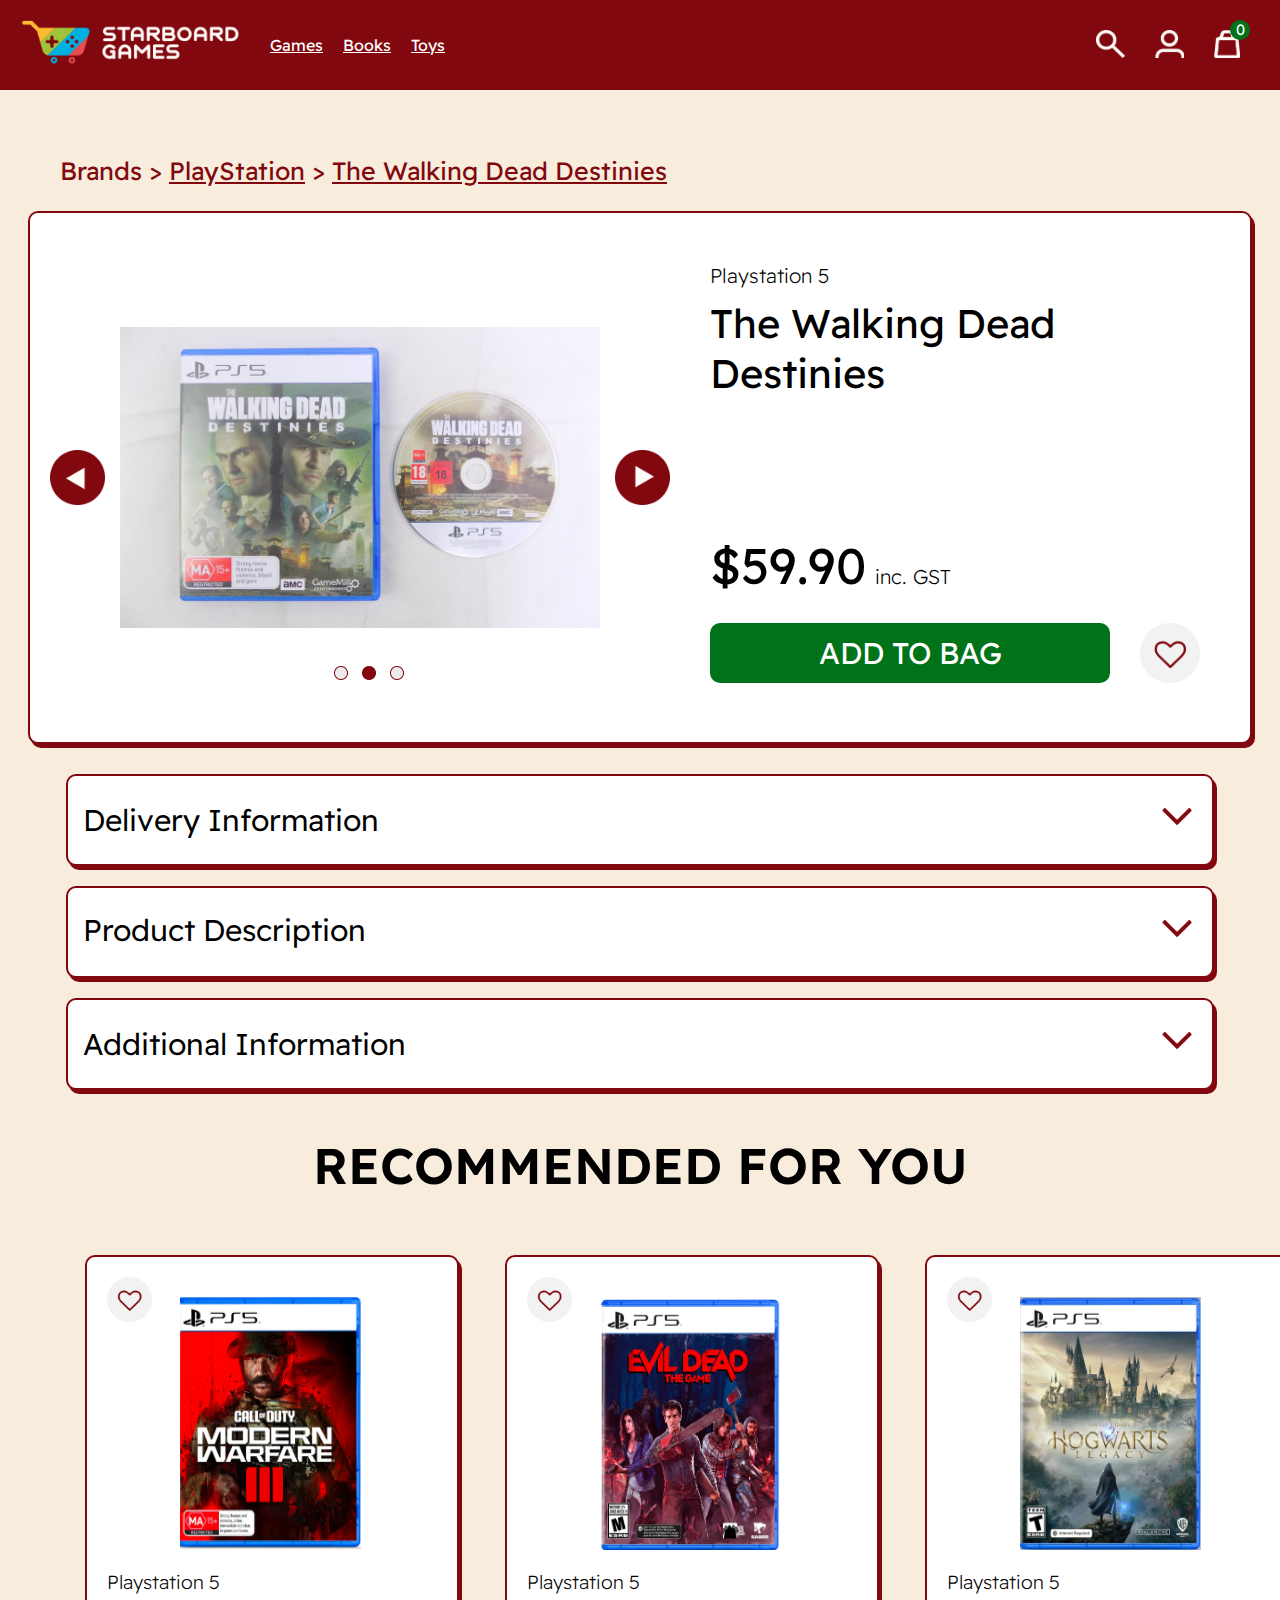
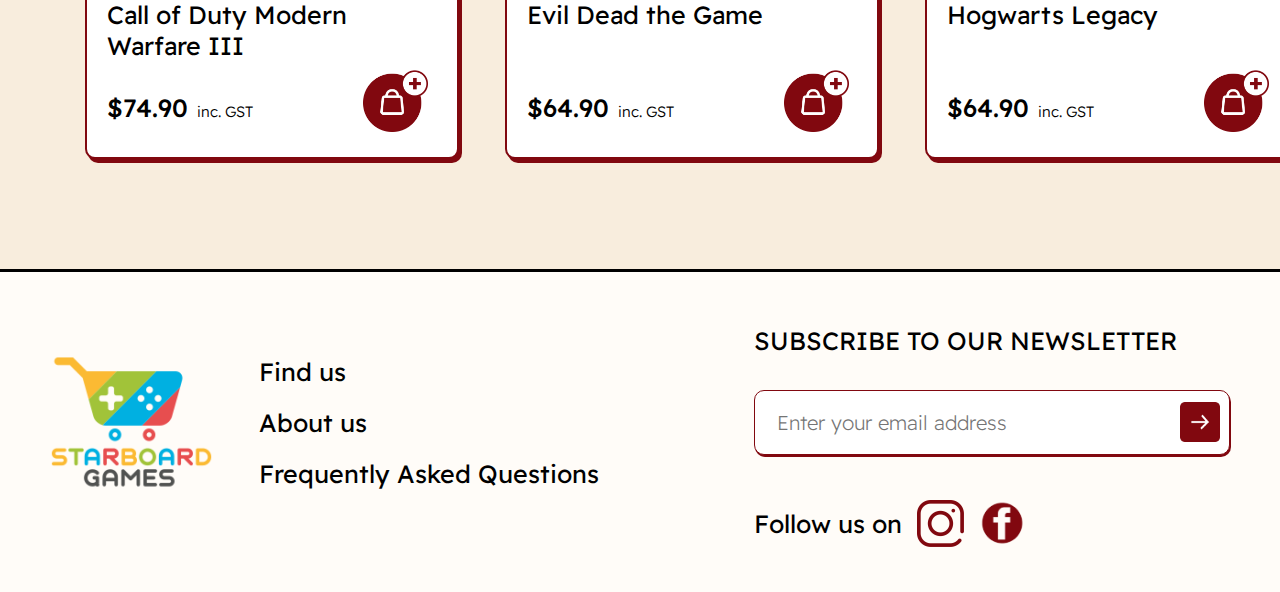
<file: product-page2.html>
<!DOCTYPE html>
<html lang="en">
<head>
   <meta charset="UTF-8">
   <meta http-equiv="X-UA-Compatible" content="IE=edge">
   <meta name="viewport" content="width=device-width, initial-scale=1.0">
   <link rel="stylesheet" href="./styles-css/main.css">
   <link rel="stylesheet" href="./styles-css/colours.css">
   <link rel="stylesheet" href="./styles-css/typography.css">
   <link rel="stylesheet" href="./styles-css/spacing.css">
   <link rel="stylesheet" href="./styles-css/layout.css">
   <script src = "./scripts-js/bag.js" defer></script>
   <script src = "./scripts-js/collapsible.js" defer></script>
   <title>Starboard Games product page redesign</title>


</head>
 

<header>
    <div class="header-bar">
        
        <a href="index.html">
            <img src="./logos/logo1.png" alt="Starboard Games logo" class="logo1">
            <img src="./icons/menu-bar.png" alt="menu-bar-icon" class="menu-icon">
            <img src="./logos/starboard-logo2.png" alt="Starboard Games" class="mobile-web-logo">
        </a>

        <div class="header-icons">
            <img src="./icons/search.png" alt="Search icon" class="search-icon">
            <img src="./icons/profile.png" alt="Profile icon" class="profile-icon">
            <div class="bag-icon-container" onclick="showBagContainer()">
                <img src="./icons/bag.png" alt="Bag icon" class="bag-icon">
                <span class="bag-item-count">0</span>
            </div>
        </div>

        <nav>
            <div class="header-buttons">
                <div class="header-buttons">
                    <a href="#">Games</a> 
                    <a href="#">Books</a> 
                    <a href="#">Toys</a>
                </div>
            </div>
        </nav>
    </div>
</header>


<body>
    <section>
        <div class="hyperlink">
            <p>Brands >&nbsp;</p>
            <a href="/product-results.html" class="hyperlink-button">PlayStation</a>
            <p>&nbsp;>&nbsp;</p>
            <a href="/product-page2.html" class="hyperlink-button">The Walking Dead Destinies</a>
        </div>
    </section>

    <section>
        <div class="indv-product-container" data-product-id="TWDD" data-price="59.90" data-bag-image="./product-images/the-walking-dead.png">
            <div class="product-image-carousel">
                <img src="./icons/arrow.png" alt="Arrow icon" class="left-arrow">
                <img src="./product-images/walking-photo.png" alt="Walking Dead photo product page" class="indv-product-img">
                <img src="./icons/arrow.png" alt="Arrow icon" class="right-arrow">

                <img src="./icons/dots.png" class="dots">
            </div>

            <div class="product-details">
                <p1>Playstation 5</p1>
                <p class="product-page-title">The Walking Dead Destinies</p>
                <p>
                    <span class="product-page-price">$59.90</span>
                    <span class="price-gst-text">inc. GST</span>
                </p>
                <div class = "product-button-container">
                    <button class="add-to-bag-button" onclick="addToBag('TWDD')">ADD TO BAG</button>
                    <img src="./icons/wishlist.png" alt="Wishlist icon icon" class="wishlist-button2">
                </div>
            </div>
        </div>
    </section>

    <section>
        <div class="background-shadow"></div>
        <div class="bag-pop-up">
            <p class="bag-title">My Bag (0)</p>
            <ul class="product-list">
                <template id="product-list-template">
                    <li class="product-list-item">
                        <button class="bag-remove-button" onclick="removeProduct(this)">x</button>

                        <div>
                            <img src="" alt="product image" class="bag-image">
                        </div>

                        <div class="bag-product-info">
                            <p class="bag-product-brand">PlayStation 5</p>
                            <p class="bag-product-name"></p>

                            <div class="quantity-adjust">
                                <button class="quantity-decrease" onclick="decreaseQuantity(this)">-</button>
                                <input type="number" class="quantity-display" value="1" onchange="handleQuantityChange(this)">
                                <button class="quantity-increase" onclick="increaseQuantity(this)">+</button>
                            </div>

                        </div>
                        <p class="bag-product-price"></p>
                    </li>
                </template>
            </ul>

            <div class="subtotal-bag">
                <p>Subtotal</p>
                <p>$0.00</p>
            </div>

            <div class="bag-buttons-container">
                <button class="bag-continue-shopping-button" onclick="hideBagContainer()">CONTINUE SHOPPING</button>
                <a href="checkout-page.html">
                    <button class="bag-checkout-button">CHECKOUT</button>
                </a>
            </div>

        </div>

    </section>

    <section>
        <div class="label-container">
            <div class="label">
                Delivery Information
                <img src="./icons/drop-arrow.png" alt="Drop down arrow" class="drop-arrow">
            </div>
            
           
            <div class="label" onclick="toggleCollapsible(event, this)">
                <div class="toggle-area"></div>
                <h>Product Description</h>
                <img src="./icons/drop-arrow.png" alt="Drop down arrow" class="drop-arrow">
                <div class="collapsible-content">
                    <iframe width="950" height="534" src="https://www.youtube.com/embed/Z9wFWWZrOhA" title="The Walking Dead: Destinies - Official Announcement Trailer" frameborder="0" allow="accelerometer; autoplay; clipboard-write; encrypted-media; gyroscope; picture-in-picture; web-share" referrerpolicy="strict-origin-when-cross-origin" allowfullscreen class="video"></iframe>
                    <ul>
                        Begin your journey as Rick Grimes, waking alone in a hospital surrounded by the dead. Assemble allies and fight your way through the walker apocalypse across iconic locations from The Walking Dead, including Atlanta, the Greene family farm, the prison, and Woodbury. In crucial choice-driven moments, you'll forever shape the destiny of your team of characters from the series. Heroes and villains, living and dead - it's up to you to decide whether to stay the course of history or forge your own path through the world of AMC's The Walking Dead.</p>
                        <li>Combat means making choices — different loadouts, different paths through the mission. In addition to the signature, cinematic Call of Duty® campaign missions, Modern Warfare® III introduces open combat missions that provide more player choice. There is no one-size-fits-all solution - it is your choice whether to take the stealthy approach or go loud taking on any and all foes.</li>
                        <li>Shatter Fate: Alter the story of AMC's The Walking Dead by weaving your own path through the series' events. Save the villain, kill the hero… and live with the consequences.</li>
                        <li>Slash, Bash, and Shoot the Undead: Slay hordes of walkers in third-person action with a variety of melee and ranged weapons, including bats, katanas, revolvers, shotguns, and crossbows.</li>
                        <li>Play as 13 Iconic Characters: Assemble your roster from from AMC's The Walking Dead, including Rick, Shane, Michonne, Carol, Daryl, and more.</li>
                        <li>Survive the Apocalypse: Manage limited resources, scavenge for weapons and ammo, and maximize your party's abilities to stay alive.</li>
                        <li>Experience the Tension: Defend your camp, rescue survivors, and fight through stealth and all-out combat. Get one last chance at survival in a “broken state” before the zombie threat overwhelms you.</li>
                    </ul>
                </div>
            </div>
            

            <div class="label">
                Additional Information
                <img src="./icons/drop-arrow.png" alt="Drop down arrow" class="drop-arrow">
            </div>
        </div>

    </section>


    <section>

        <h1 class = "main-title">RECOMMENDED FOR YOU</h1>
        <div class="products-recommended">
            <a href="product-page1.html" class="product-container">
                <img src="./icons/wishlist.png" alt="Wishlist icon" class="wishlist-button">
                <img src="./product-images/modern.png" alt="Product image" class="product-image">
                <h2>Playstation 5</h2>
                <h3 class="product-title">Call of Duty Modern Warfare III</h3>
                
                <div class = "price-box">
                    <p>
                        <span class="product-price">$74.90</span>
                        <span class="small-gst-text">inc. GST</span>
                    </p>
                    <img src="./icons/bag2.png" alt="Bag icon" class="bag-button">
                </div>
            </a>

            <div class="product-container">
                <img src="./icons/wishlist.png" alt="Wishlist icon" class="wishlist-button">
                <img src="./product-images/evil-dead.png" alt="Product image" class="product-image">
                <h2>Playstation 5</h2>
                <h3 class="product-title">Evil Dead the Game</h3>
                
                <div class = "price-box">
                    <p>
                        <span class="product-price">$64.90</span>
                        <span class="small-gst-text">inc. GST</span>
                    </p>
                    <img src="./icons/bag2.png" alt="Bag icon" class="bag-button">
                </div>
            </div>

            <div class="product-container">
                <img src="./icons/wishlist.png" alt="Wishlist icon" class="wishlist-button">
                <img src="./product-images/hogwarts.png" alt="Product image" class="product-image">
                <h2>Playstation 5</h2>
                <h3 class="product-title">Hogwarts Legacy</h3>
                
                <div class = "price-box">
                    <p>
                        <span class="product-price">$64.90</span>
                        <span class="small-gst-text">inc. GST</span>
                    </p>
                    <img src="./icons/bag2.png" alt="Bag icon" class="bag-button">
                </div>
            </div>

            <div class="product-container">
                <img src="./icons/wishlist.png" alt="Wishlist icon" class="wishlist-button">
                <img src="./product-images/greed-fall.png" alt="Product image" class="product-image">
                <h2>Playstation 5</h2>
                <h3 class="product-title">Greed Fall Gold Edition</h3>
                
                <div class = "price-box">
                    <p>
                        <span class="product-price">$44.90</span>
                        <span class="small-gst-text">inc. GST</span>
                    </p>
                    <img src="./icons/bag2.png" alt="Bag icon" class="bag-button">
                </div>
            </div>

            <div class="product-container">
                <img src="./icons/wishlist.png" alt="Wishlist icon" class="wishlist-button">
                <img src="./product-images/ghostbusters.png" alt="Product image" class="product-image">
                <h2>Playstation 5</h2>
                <h3 class="product-title">Ghostbusters Spirits Unleashed</h3>
                
                <div class = "price-box">
                    <p>
                        <span class="product-price">$74.90</span>
                        <span class="small-gst-text">inc. GST</span>
                    </p>
                    <img src="./icons/bag2.png" alt="Bag icon" class="bag-button">
                </div>
            </div>

            <div class="product-container">
                <img src="./icons/wishlist.png" alt="Wishlist icon" class="wishlist-button">
                <img src="./product-images/last-of-us.jpg" alt="Product image" class="product-image">
                <h2>Playstation 5</h2>
                <h3 class="product-title">The Last of Us Part 1</h3>
                
                <div class = "price-box">
                    <p>
                        <span class="product-price">$99.00</span>
                        <span class="small-gst-text">inc. GST</span>
                    </p>
                    <img src="./icons/bag2.png" alt="Bag icon" class="bag-button">
                </div>
            </div>
        </div>
    </section>

</body>


<footer class="footer">
    <div class="footer-container">
        <img src="./logos/logo.png" alt="Starboard Games logo" class="footer-logo">
        <div>
            <h4>Find us</h4>
            <h4>About us</h4>
            <h4>Frequently Asked Questions</h4>
        </div>
    </div>

    <div class="newsletter-container">
        <h4>SUBSCRIBE TO OUR NEWSLETTER</h4>
        <div class="newsletter-box">
            <input class="newsletter-email" placeholder="Enter your email address">
            <img src="./icons/sub-arrow.png" alt="Submit arrow" class="sub-arrow">
        </div>
        <div class="socials">
            <h4>Follow us on</h4>
            <img src="./logos/instagram.png" alt="Instagram logo" class="footer-logo2">
            <img src="./logos/facebook.png" alt="Facebook logo" class="footer-logo2">
        </div>
    </div>
</footer>
</file>
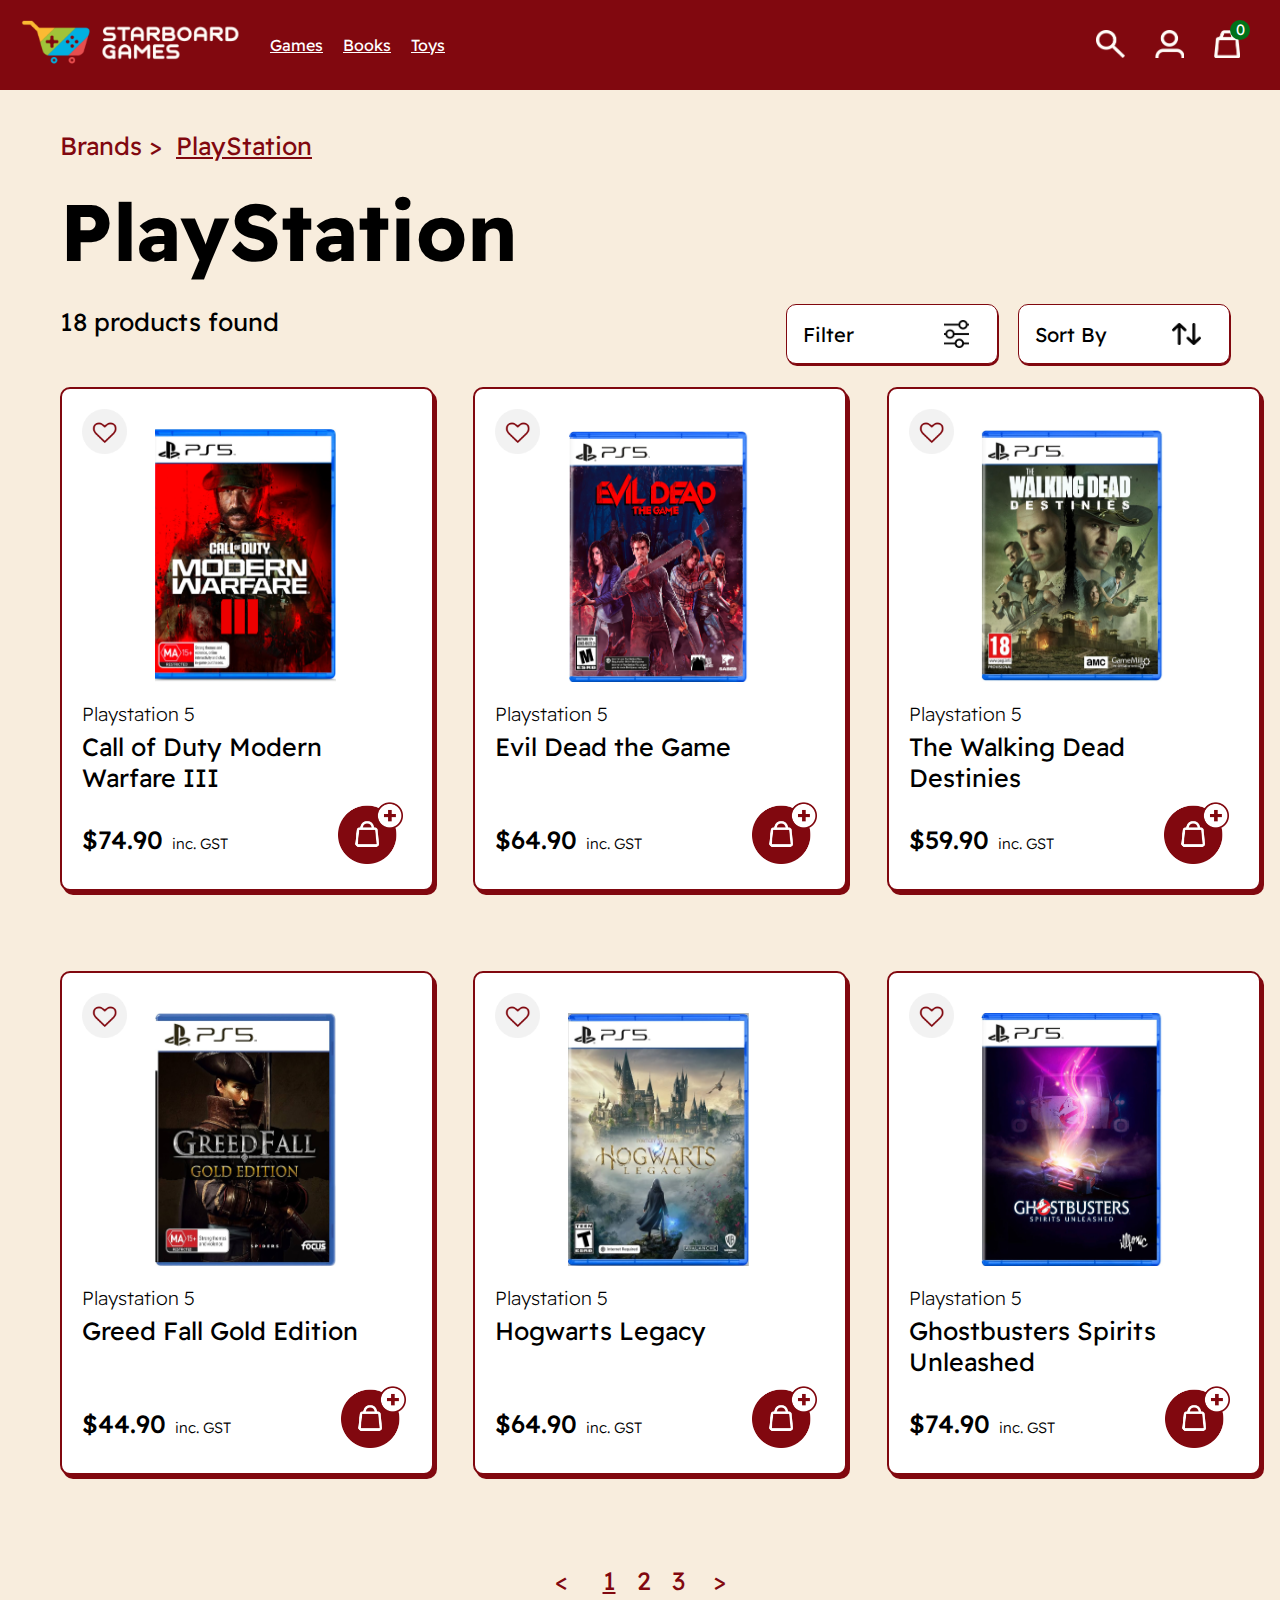
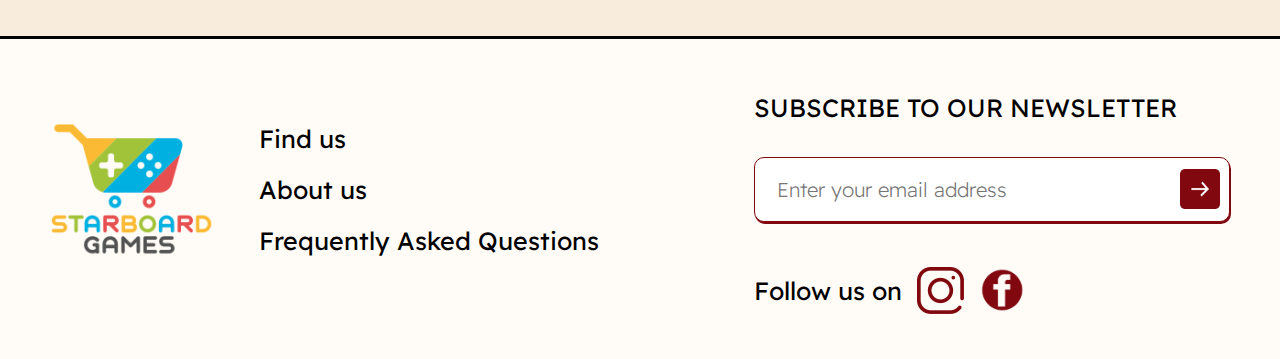
<file: product-results.html>
<!DOCTYPE html>
<html lang="en">
<head>
   <meta charset="UTF-8">
   <meta http-equiv="X-UA-Compatible" content="IE=edge">
   <meta name="viewport" content="width=device-width, initial-scale=1.0">
   <link rel="stylesheet" href="./styles-css/main.css">
   <link rel="stylesheet" href="./styles-css/colours.css">
   <link rel="stylesheet" href="./styles-css/typography.css">
   <link rel="stylesheet" href="./styles-css/spacing.css">
   <link rel="stylesheet" href="./styles-css/layout.css">
   <script src = "./scripts-js/bag.js" defer></script>
   <script src = "./scripts-js/collapsible.js" defer></script>
   <title>Starboard Games product results redesign</title>


</head>
 

<header>
    <div class="header-bar">
        
        <a href="index.html">
            <img src="./logos/logo1.png" alt="Starboard Games" class="logo1">
            <img src="./icons/menu-bar.png" alt="Starboard Games" class="menu-icon">
            <img src="./logos/starboard-logo2.png" alt="Starboard Games" class="mobile-web-logo">
        </a>

        <div class="header-icons">
            <img src="./icons/search.png" alt="Search icon" class="search-icon">
            <img src="./icons/profile.png" alt="Profile icon" class="profile-icon">
            <div class="bag-icon-container" onclick="showBagContainer()">
                <img src="./icons/bag.png" alt="Bag icon" class="bag-icon">
                <span class="bag-item-count">0</span>
            </div>
        </div>

        <nav>
            <div class="header-buttons">
                <a href="#">Games</a> 
                <a href="#">Books</a> 
                <a href="#">Toys</a>
            </div>
        </nav>
    </div>
</header>

<body>
    <section>
        
        <div class="hyperlink">
            <p1>Brands > &nbsp;</p1>
            <a href="product-results.html" class="hyperlink-button">PlayStation</a>
        </div>
        <h1 class="big-title2">PlayStation</h1>

        <div class="results-container">
            <p class = "num-results">18 products found</p>
            <div class="filter-sort-container">
                <div class = "filter-container">
                    <div class="filter-sort-buttons">&nbsp;Filter
                        <img src="./icons/filter.png" alt="wishlist" class="filter-icon">
                        <div class="filter-options">
                        <p>By brand</p>
                        <p>Newest</p>
                        <p>Price: Low to High</p>
                        <p>Price: High to Low</p>
                    </div>
                </div>
                    
            </div>

                <div class="sort-container">
                    <div class="filter-sort-buttons">&nbsp;Sort By
                        <img src="./icons/sort.png" alt="wishlist" class="sort-icon">
                        <div class="sort-options">
                        <p>Recommended</p>
                        <p>Newest</p>
                        <p>Price: Low to High</p>
                        <p>Price: High to Low</p>
                    </div>
                </div>
                    
                </div>
            </div>
        </div>

        <div class="products-prod-page">
            <a href="product-page1.html" class="product-container">
                <img src="./icons/wishlist.png" alt="Wishlist icon" class="wishlist-button">
                <img src="./product-images/modern.png" alt="Product Image" class="product-image">
                <h2>Playstation 5</h2>
                <h3 class="product-title">Call of Duty Modern Warfare III</h3>
                
                <div class = "price-box">
                    <p>
                        <span class="product-price">$74.90</span>
                        <span class="small-gst-text">inc. GST</span>
                    </p>
                    <img src="./icons/bag2.png" alt="Bag icon" class="bag-button">
                </div>
            </a>

            <div class="product-container">
                <img src="./icons/wishlist.png" alt="Wishlist icon" class="wishlist-button">
                <img src="./product-images/evil-dead.png" alt="Product image" class="product-image">
                <h2>Playstation 5</h2>
                <h3 class="product-title">Evil Dead the Game</h3>
                
                <div class = "price-box">
                    <p>
                        <span class="product-price">$64.90</span>
                        <span class="small-gst-text">inc. GST</span>
                    </p>
                    <img src="./icons/bag2.png" alt="Bag icon" class="bag-button">
                </div>
            </div>

            <a href="product-page2.html" class="product-container">
                <img src="./icons/wishlist.png" alt="Wishlist icon" class="wishlist-button">
                <img src="./product-images/the-walking-dead.png" alt="Product image" class="product-image">
                <h2>Playstation 5</h2>
                <h3 class="product-title">The Walking Dead Destinies</h3>
                
                <div class = "price-box">
                    <p>
                        <span class="product-price">$59.90</span>
                        <span class="small-gst-text">inc. GST</span>
                    </p>
                    <img src="./icons/bag2.png" alt="Bag icon" class="bag-button">
                </div>
            </a>

            <div class="product-container">
                <img src="./icons/wishlist.png" alt="Wishlist icon" class="wishlist-button">
                <img src="./product-images/greed-fall.png" alt="Product image" class="product-image">
                <h2>Playstation 5</h2>
                <h3 class="product-title">Greed Fall Gold Edition</h3>
                
                <div class = "price-box">
                    <p>
                        <span class="product-price">$44.90</span>
                        <span class="small-gst-text">inc. GST</span>
                    </p>
                    <img src="./icons/bag2.png" alt="Bag icon" class="bag-button">
                </div>
            </div>

            <div class="product-container">
                <img src="./icons/wishlist.png" alt="Wishlist icon" class="wishlist-button">
                <img src="./product-images/hogwarts.png" alt="Product image" class="product-image">
                <h2>Playstation 5</h2>
                <h3 class="product-title">Hogwarts Legacy</h3>
                
                <div class = "price-box">
                    <p>
                        <span class="product-price">$64.90</span>
                        <span class="small-gst-text">inc. GST</span>
                    </p>
                    <img src="./icons/bag2.png" alt="Bag icon" class="bag-button">
                </div>
            </div>

            <div class="product-container">
                <img src="./icons/wishlist.png" alt="Wishlist icon" class="wishlist-button">
                <img src="./product-images/ghostbusters.png" alt="Product image" class="product-image">
                <h2>Playstation 5</h2>
                <h3 class="product-title">Ghostbusters Spirits Unleashed</h3>
                
                <div class = "price-box">
                    <p>
                        <span class="product-price">$74.90</span>
                        <span class="small-gst-text">inc. GST</span>
                    </p>
                    <img src="./icons/bag2.png" alt="Bag icon" class="bag-button">
                </div>
            </div>
        </div>

        <div class="page-nums"> 
            <p1>&lt;&nbsp;&nbsp;&nbsp;&nbsp;</p1>
            <p2>1</p2>
            <p3>&nbsp;&nbsp;2&nbsp;&nbsp;&nbsp;3&nbsp;&nbsp;&nbsp;&nbsp;></p3> 
        </div>

    </section>
    
    <section>
        <div class="background-shadow"></div>
        <div class="bag-pop-up">
            <p class="bag-title">My Bag (0)</p>
            <ul class="product-list">
                <template id="product-list-template">
                    <li class="product-list-item">
                        <button class="bag-remove-button" onclick="removeProduct(this)">x</button>

                        <div>
                            <img src="" alt="Product image" class="bag-image">
                        </div>

                        <div class="bag-product-info">
                            <p class="bag-product-brand">PlayStation 5</p>
                            <p class="bag-product-name"></p>

                            <div class="quantity-adjust">
                                <button class="quantity-decrease" onclick="decreaseQuantity(this)">-</button>
                                <input type="number" class="quantity-display" value="1" onchange="handleQuantityChange(this)">
                                <button class="quantity-increase" onclick="increaseQuantity(this)">+</button>
                            </div>

                        </div>
                        <p class="bag-product-price"></p>
                    </li>
                </template>
            </ul>

            <div class="subtotal-bag">
                <p>Subtotal</p>
                <p>$0.00</p>
            </div>

            <div class="bag-buttons-container">
                <button class="bag-continue-shopping-button" onclick="hideBagContainer()">CONTINUE SHOPPING</button>
                <a href=".checkout-page.html">
                    <button class="bag-checkout-button">CHECKOUT</button>
                </a>
            </div>

        </div>
    
    </section>

</body>

<footer class="footer">
    <div class="footer-container">
        <img src="./logos/logo.png" alt="logo" class="footer-logo">
        <div>
            <h4>Find us</h4>
            <h4>About us</h4>
            <h4>Frequently Asked Questions</h4>
        </div>
    </div>

    <div class="newsletter-container">
        <h4>SUBSCRIBE TO OUR NEWSLETTER</h4>
        <div class="newsletter-box">
            <input class="newsletter-email" placeholder="Enter your email address">
            <img src="./icons/sub-arrow.png" alt="sub arrow" class="sub-arrow">
        </div>
        <div class="socials">
            <h4>Follow us on</h4>
            <img src="./logos/instagram.png" alt="Instagram logo" class="footer-logo2">
            <img src="./logos/facebook.png" alt="Facebook logo" class="footer-logo2">
        </div>
    </div>
</footer>
</file>
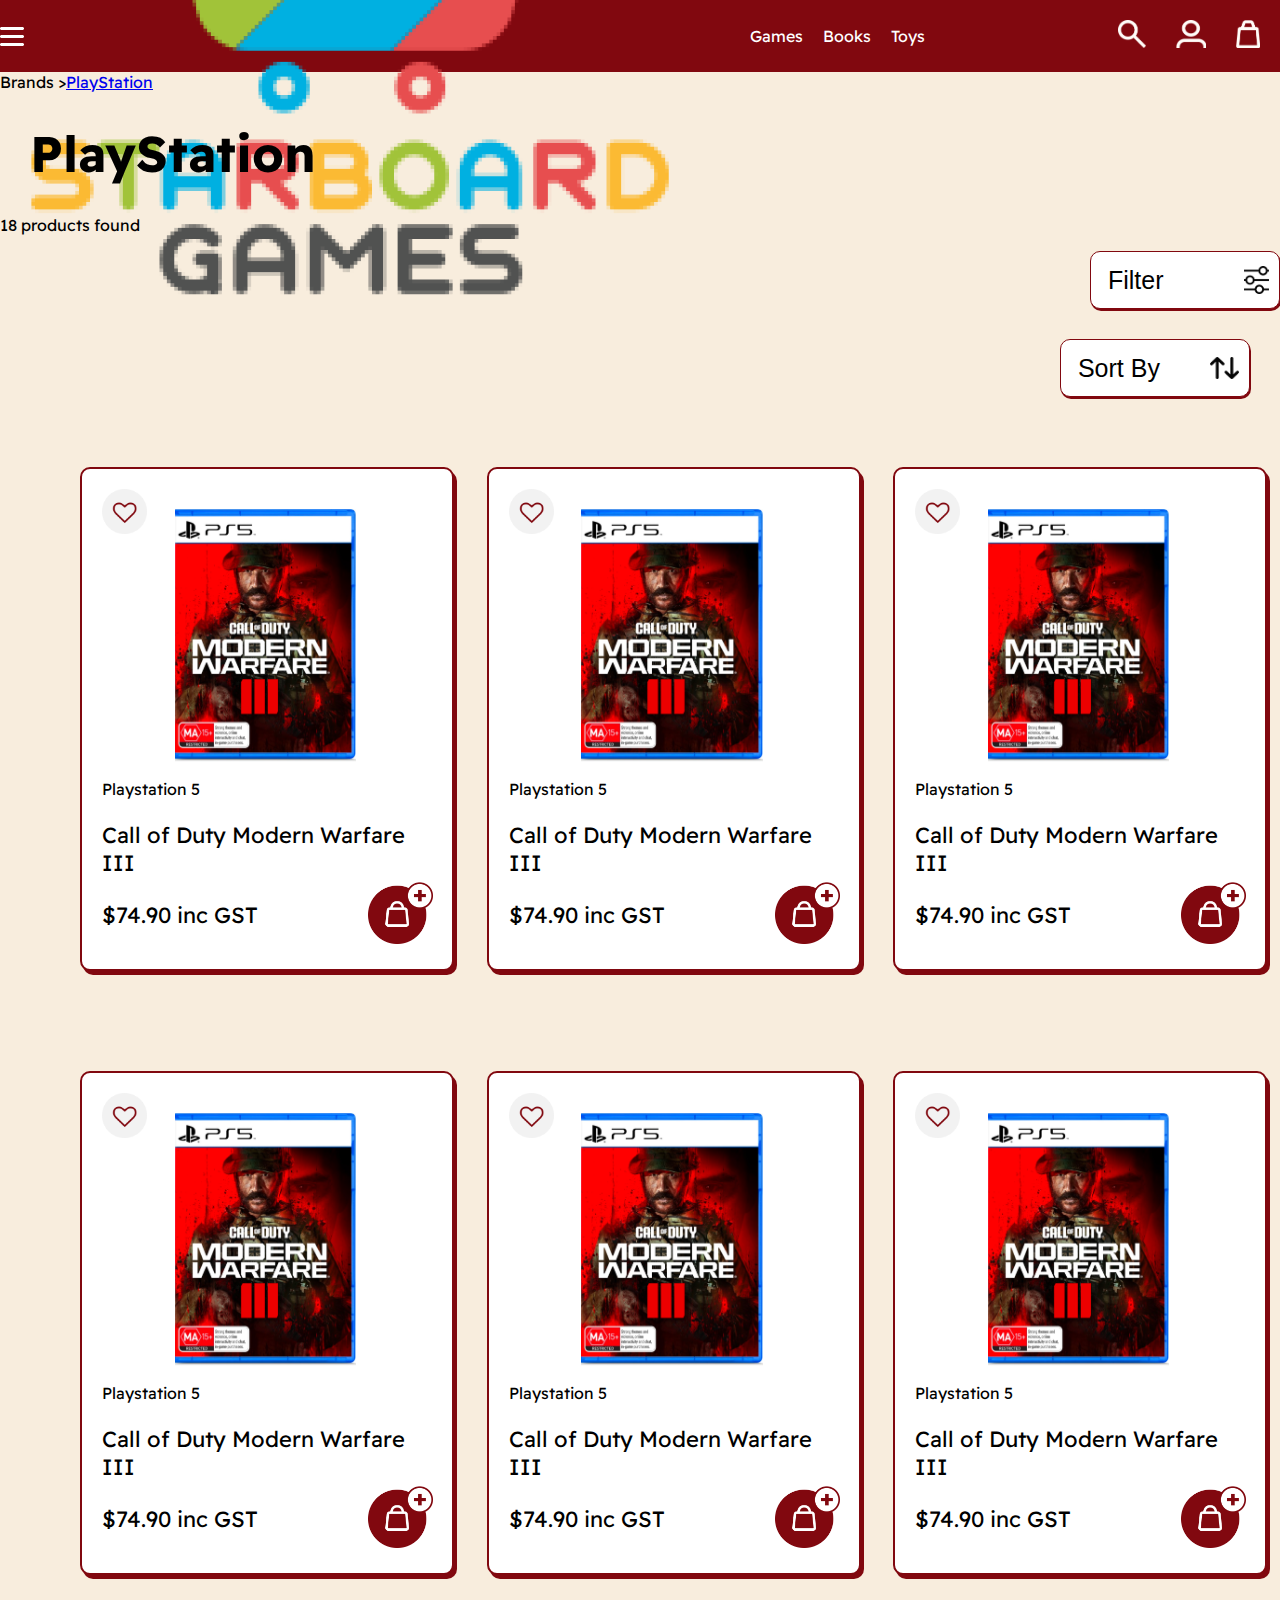
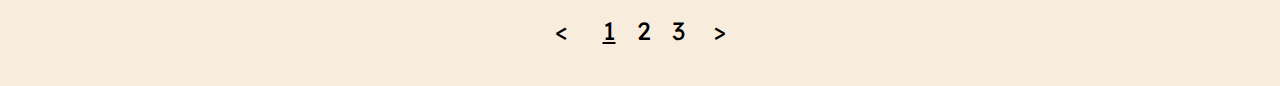
<file: productpage.html>
<!DOCTYPE html>
<html lang="en">
<head>
   <meta charset="UTF-8">
   <meta http-equiv="X-UA-Compatible" content="IE=edge">
   <meta name="viewport" content="width=device-width, initial-scale=1.0">
   <link rel="stylesheet" href="styles.css">
   <script src = "web.js"></script>
   <title>Starboard Games website redesign</title>


</head>
 

<header>
    <div class="header-bar">
        <img src="hamburger.png" alt="hambuger menu" class="menu-icon">
        <img src="logo.png" alt="starboard games" class="logo">

        <div class="header-icons">
            <img src="search.png" alt="search" class="search-icon">
            <img src="profile.png" alt="profile" class="profile-icon">
            <img src="bag.png" alt="bag" class="bag-icon">
        </div>

        <nav>
            <div class="header-buttons">
                <a href="/">Games</a> 
                <a href="/">Books</a> 
                <a href="/">Toys</a>
            </div>
        </nav>
    </div>
    
    


</header>

<body>
    <section>
        
        <div class="hyperlink">
            <p1>Brands ></p1>
            <a href="/">PlayStation</a>
        </div>
        <h1 class="big-title2">PlayStation</h1>
        <p>18 products found</p>

        <div class = "filter-container">
            <button class="filter-sort-button">&nbsp;Filter
                <img src="filter.png" alt="heart" class="filter-icon">
            </button>
            
        </div>

        <div class="sort-container">
            <button class="filter-sort-button">&nbsp;Sort By
                <img src="sort.png" alt="heart" class="sort-icon">
            </button>
            
        </div>

        <div class="products-prod-page">
            <div class="product-container">
                <img src="heart.png" alt="heart" class="heart-button">
                <img src="modern.png" alt="banner" class="product-image">
                <h2>Playstation 5</h2>
                <h3 class="product-title">Call of Duty Modern Warfare III</h3>
                
                <div class = "price-box">
                    <p class="product-price">$74.90 inc GST</p>
                    <img src="bag2.png" alt="bag" class="bag-button">
                </div>
            </div>

            <div class="product-container">
                <img src="heart.png" alt="heart" class="heart-button">
                <img src="modern.png" alt="banner" class="product-image">
                <h2>Playstation 5</h2>
                <h3 class="product-title">Call of Duty Modern Warfare III</h3>
                
                <div class = "price-box">
                    <p class="product-price">$74.90 inc GST</p>
                    <img src="bag2.png" alt="bag" class="bag-button">
                </div>
                
            </div>

            <div class="product-container">
                <img src="heart.png" alt="heart" class="heart-button">
                <img src="modern.png" alt="banner" class="product-image">
                <h2>Playstation 5</h2>
                <h3 class="product-title">Call of Duty Modern Warfare III</h3>
                
                <div class = "price-box">
                    <p class="product-price">$74.90 inc GST</p>
                    <img src="bag2.png" alt="bag" class="bag-button">
                </div>
                
            </div>

            <div class="product-container">
                <img src="heart.png" alt="heart" class="heart-button">
                <img src="modern.png" alt="banner" class="product-image">
                <h2>Playstation 5</h2>
                <h3 class="product-title">Call of Duty Modern Warfare III</h3>
                
                <div class = "price-box">
                    <p class="product-price">$74.90 inc GST</p>
                    <img src="bag2.png" alt="bag" class="bag-button">
                </div>
                
            </div>

            <div class="product-container">
                <img src="heart.png" alt="heart" class="heart-button">
                <img src="modern.png" alt="banner" class="product-image">
                <h2>Playstation 5</h2>
                <h3 class="product-title">Call of Duty Modern Warfare III</h3>
                
                <div class = "price-box">
                    <p class="product-price">$74.90 inc GST</p>
                    <img src="bag2.png" alt="bag" class="bag-button">
                </div>
                
            </div>

            <div class="product-container">
                <img src="heart.png" alt="heart" class="heart-button">
                <img src="modern.png" alt="banner" class="product-image">
                <h2>Playstation 5</h2>
                <h3 class="product-title">Call of Duty Modern Warfare III</h3>
                
                <div class = "price-box">
                    <p class="product-price">$74.90 inc GST</p>
                    <img src="bag2.png" alt="bag" class="bag-button">
                </div>
                
            </div>
        </div>

        <div class="page-nums"> 
            <p1><&nbsp;&nbsp;&nbsp;&nbsp;</p1>
            <p2>1</p2>
            <p3>&nbsp;&nbsp;2&nbsp;&nbsp;&nbsp;3&nbsp;&nbsp;&nbsp;&nbsp;></p3> 
        </div>

    </section>



</body>
</file>
<file: styles-css/main.css>
/*header*/

.header-bar{
    height: 90px; 
}

.logo1{
    width: 220px;
    height: 46px;
}

.mobile-web-logo{
    display: none;
}

.menu-icon{
    display: none;
}

.header-buttons{
    cursor: pointer;
} 

.logo{
    width: 80px;
    height: 55px;
}

.desktop-logo2{
    width: 121px;
    height: 63px;
    display: inline;
}

.header-icons{
    width: 26px;
    height: 28px;
    cursor: pointer;
}

.bag-icon{
    width: 26px;
    height: 28px;
    cursor: pointer;
}

.bag-item-count{
    width: 20px;
    height: 20px;
    border-radius: 50%;
}

/*banner*/

.banner{
    height: 515px;
    border-bottom: solid 3px black;
}

.dots-homepage{
    width: 53px;
    height: auto;
}

.shop-now-button{
    width: 300px;
    height: 60px;
    border-radius: 30px;
    cursor: pointer;
}

.banner-image{
    width: 490px; 
    height: auto;
    border: 7px solid #81080F;
    border-radius: 10px;
}

.dots-homepage{
    width: 80px;
}

.playstation{
    width: 165px; 
    height: 165px;
    cursor: pointer;
}

.switch{
    width: 165px; 
    height: 165px;
    cursor: pointer;
}

.xbox{
    width: 165px; 
    height: 165px;
    cursor: pointer;
}

.wii{
    width: 165px; 
    height: 165px;
    cursor: pointer;
}
.pop{
    width: 165px; 
    height: 165px;
    cursor: pointer;
}

.banner2-image{
    width: 438px;
    height: 300px;
}

.banner2-container{
    height: 1;
    border-top: solid 3px black;
    border-bottom: solid 3px black;;
}

.column-left2 img{
    width: 438px;
    height: 375px;
}

.find-out-more-button{
    width: 350px;
    height: 60px;
    border:#81080F;
    border-radius: 30px;
    cursor: pointer;
}

/*products bottom home pg*/

/*products recommended*/

.product-container{
    width: 330px;
    height: 460px;
    border: 2px solid #81080F;
    border-radius: 10px;
    box-shadow: 3px 4px #81080F;
}

.product-image{
    width: 55%;
    height: 55%;
}

.bag-button{
    width: 65px;
    height: 65px;
}

.wishlist-button{
    width: 45px;
    height: 45px;
}

/*products*/

.filter-sort-buttons{
    width: 200px;
    height: 58px;
    border:solid 1px#81080F;
    border-radius: 10px;
    box-shadow: 1px 2px #81080F;
    cursor: pointer;
}

.sort-icon{
    width: 29px;
    height: 22px;
}

.filter-icon{
    width: 25px;
    height: 28px;
}

.filter-options{
    width: 12%;
    border: 1px solid #81080F;
    border-radius: 10px;
    box-shadow: 3px 4px #81080F;
}

.filter-options p:hover {
    border-radius: 7px;
    width: 90%;
}

.sort-options {
    width: 12%;
    border: 1px solid #81080F;
    border-radius: 10px;
    box-shadow: 3px 4px #81080F;
}

.sort-options p:hover {
    border-radius: 7px;
    width: 90%;
}

.page-nums{
    cursor: pointer;
}

/*individual product page*/
.indv-product-container{
    width: 1180px;
    height: 489px;
    border:solid 2px#81080F;
    border-radius: 10px;
    box-shadow: 3px 4px #81080F;
}

.indv-product-img{
    width: 75%;
    height: auto;
}

.left-arrow{
    width: 55px;
    height: 55px;
}

.right-arrow{
    width: 55px;
    height: 55px;
    transform: rotate(180deg)
}

.dots{
    width: 70px;
    height: auto;
}

.add-to-bag-button{
    width: 400px;
    height: 60px;
    border: none;
    border-radius: 10px;
    cursor: pointer;
}

.wishlist-button2{
    width: 60px;
    height: 60px;
    cursor: pointer;
}

.label{
    width: 87%;
    height: 58px;
    border:solid 2px#81080F;
    border-radius: 10px;
    box-shadow: 3px 4px #81080F;
}

.toggle-area{
    width: 100%;
    height: 50px;
    cursor: pointer;
}

.collapsible-content{
    max-height: 0px;
    width: 100%;
    transition: max-height 0.5s ease-in-out;
}

.collapsible-content.expanded{
    max-height: none;
}

.drop-arrow{
    width: 30px;
    height: auto;
    transition: max-height 0.5s ease-in-out;
}

/* bag*/
.bag-pop-up{
    width: 809px;
    height: 600px;
    border-radius: 10px;
    border: solid 2px #81080F;
    transition: transform 0.3s ease, opacity 0.3s ease;
}

.bag-image{
    width: 110px;
    height: 146px;
}

.bag-remove-button{
    border: none;
    cursor: pointer;;
}

.quantity-display{
    height: 21px;
    width: 35px;
    border: solid 1px #81080F;
    border-radius: 2px;
    text-align: center;
}

.quantity-adjust button{
    height: 25px;
    width: 25px;
    border: none;
    border-radius: 2px;
    cursor: pointer;
}

.bag-buttons-container{
    width: 100%;
}

.bag-continue-shopping-button{
    width: 363px;
    height: 58px;
    border: solid 2px #007219;
    border-radius: 10px;
    cursor: pointer;
}

.bag-checkout-button{
    width: 363px;
    height: 58px;
    border: none;
    border-radius: 10px;
    cursor: pointer;
}

.background-shadow{
    width: 100%;
    height: 100%;
}

.product-list{  
    list-style: none;
}

.bag-checkout-button{
    width: 363px;
    height: 58px;
    border: none;
    border-radius: 10px;
    cursor: pointer;
}

.background-shadow{
    width: 100%;
    height: 100%;
}

/*checkout page*/
.back-arrow{
    width: 19px;
    height: 30px;
}

.delivery{
    border: solid 2px #81080F;
    border-radius: 10px;
    box-shadow: 3px 4px #81080F;
}

.payment{
    border: solid 2px #81080F;
    border-radius: 10px;
    box-shadow: 3px 4px #81080F;
}

.number-icon{
    width: 62px;
    height: 62px;
}

.input-bar{
    border-radius: 10px;
    width: 355px;
    height: 45px;
    border-width: 1.5px;
}

.small-input-bar{
    border-radius: 10px;
    width: 170px;
    height: 45px;
    border-width: 1.5px;
}

.large-input-bar{
    border-radius: 10px;
    width: 741px;
    height: 45px;
    border-width: 1.5px;
}

.select-bar{
    border-radius: 10px;
    width: 168px;
    height: 51px;
    border-style: solid;
    border-width: 1.5px;
}

.confirm-button{
    width: 270px;
    height: 48px;
    border-radius: 10px;
    cursor: pointer;
    border: none;
}

.apply-button{
    width: 40% ;
    height: 50px;
    border-radius: 10px;
    cursor: pointer;
}

.discount-code{
    width: 100%;
    height: 45px;
    border-radius: 10px;
    border-width: 1.5px;
}

.credit-card{
    width: 370px;
}

.apply-button, .pay-button{
    border: none;
}

/*confirmation page*/

.purchase-confirmation{
    border: solid 2px #81080F;
    border-radius: 10px;
    box-shadow: 3px 4px #81080F;
}

.date--order-number{
    border: 1px black;
    border-top: 2px solid #81080F;
}

.confirmation-page--button{
    cursor: pointer;
    width: 100%;
    height: 82px;
    border: solid 2px#81080F;
    border-radius: 10px;
    box-shadow: 3px 4px #81080F;
}

.order-summary{
    border:solid 2px#81080F;
    border-radius: 10px;
    box-shadow: 3px 4px #81080F;
    height: 100%;
}

.image-container{
    width: 90px;
    height: 128px;
}

.final-price .total{
    border-top: 2px solid #81080F;
}

.summary-image{
    width: 100%;
    height: 100%;
}

/*footer*/

.footer{
    border-top: solid 3px black;
}

.footer-text{
    bottom: 0px;
    cursor: pointerpointer;
}

.footer-logo{
    width: 179px;
    height: 132px;
}

.footer-logo2{
    width: 47px;
    height: 47px;
}

.newsletter-box{
    width: 464px;
    height: 63px;
    border:solid 1px#81080F;
    border-radius: 10px;
    box-shadow: 1px 2px #81080F;
}

.newsletter-email{
    width: 400px;
    height: 40px;
    border:solid 1px white;
    border-radius: 10px;
    outline: none;
}

.sub-arrow{
    height: 40px;
    width: 40px;
    cursor: pointer;
}

.product-list{  
    list-style: none;
}

/*mobile-version*/

@media screen and (max-width: 390px){
    
    /*mobile-header*/

    .header-bar{
        height: 72px; 
    }

    .logo1{
        width: 220px;
        height: 46px;
        display: none;
    }

    .mobile-web-logo{
        width: 90px;
        height: 45px;
        display: inline;
    }

    .desktop-logo2{
        width: 90px;
        height: 45px;
        display: inline;
    }

    .logo{
        width: 80px;
        height: 55px;
    }

    .header-icons{
        width: 17px;
        height: 20px;
    }

    .bag-icon{
        width: 17px;
        height: 20px;
    }

    .bag-item-count{
        width: 17px;
        height: 20px;
        border-radius: 50%;
    }

    /*mobile-banner*/

    .banner{
        height: 210px;
        border-bottom: solid 1px black;
    }

    .shop-now-button{
        width: 125px;
        height: 22px;
        border-radius: 30px;
    }

    .banner-image{
        width: 190px; 
        height: auto;
        border: 3px solid #81080F;
        border-radius: 10px;
    }

    .dots-homepage{
        width: 20px;
    }

    .playstation{
        width: 75px; 
        height: 75px;
    }

    .switch{
        width: 75px; 
        height: 75px;
    }

    .xbox{
        width: 75px; 
        height: 75px;
    }

    .wii{
        width: 75px; 
        height: 75px;
    }
    .pop{
        width: 75px; 
        height: 75px;
    }

    .banner2-container{
        height: 1;
        border-top: solid 1px black;
        border-bottom: solid 1px black;;
    }

    .column-left2 img{
        width: 180px;
        height: 153px;
    }

    .find-out-more-button{
        width: 145px;
        height: 22px;
        border:#81080F;
        border-radius: 30px;
    }

    /*mobile-products recommended*/

    .product-container{
        width: 140px;
        height: 228px;
        border: 1px solid #81080F;
        border-radius: 10px;
        box-shadow: 3px 4px #81080F;
    }

    .product-image{
        width: 50%;
        height: 40%;
    }

    .bag-button{
        width: 32px;
        height: 32px;
        z-index: 5px;
    }


    .wishlist-button{
        width: 20px;
        height: 20px;
    }

    /*mobile-products*/

    .filter-sort-buttons{
        width: 155px;
        height: 30px;
        border: solid 1px#81080F;
        border-radius: 10px;
        box-shadow: 1px 2px #81080F;
    }

    .sort-icon{
        width: 18px;
        height: 14px;
    }

    .filter-icon{
        width: 16px;
        height: 18px;
    }

    .filter-options{
        width: 80%;
        border: 1px solid #81080F;
        border-radius: 10px;
        box-shadow: 3px 4px #81080F;
    }

    .filter-options p:hover {
        border-radius: 7px;
        width: 90%;
    }

    .sort-options {
        width: 35%;
        border: 1px solid #81080F;
        border-radius: 10px;
        box-shadow: 3px 4px #81080F;
    }

    .sort-options p:hover {
        border-radius: 7px;
        width: 90%;
    }

    .page-nums{
        text-align: center;
    }

    /*mobile-individual product page*/
    .indv-product-container{
        width: 100%;
        height: 489px;
        border:solid 0px#81080F;
        border-radius: 0px;
        box-shadow: 0px 0px #81080F;
    }

    .product-image-carousel{
        border:solid 1px#81080F;
        background-color: white;
        border-left: 0px;
        border-right: 0px;
    }

    .indv-product-img{
        width: 70%;
        height: 60%;
    }

    .left-arrow{
        width: 31px;
        height: 31px;
    }

    .right-arrow{
        width: 31px;
        height: 31px;
        transform: rotate(180deg)
    }

    .add-to-bag-button{
        width: 400px;
        height: 45px;
        border: none;
        border-radius: 10px;
    }

    .wishlist-button2{
        width: 45px;
        height: 45px;
    }

    .label{
        width: 100%;
        height: 58px;
        border:solid 2px#81080F;
        border-radius: 10px;
        box-shadow: 3px 4px #81080F;
    }

    .toggle-area{
        width: 100%;
        height: 50px;
    }

    .collapsible-content{
        max-height: 0px;
        width: 100%;
        transition: max-height 0.5s ease-in-out;
    }

    .collapsible-content.expanded{
        max-height: none;
    }

    .drop-arrow{
        width: 27px;
        height: auto;
        transition: max-height 0.5s ease-in-out;
    }

    .video{
        width: 237px;
        height: 136px;
    }

    /*mobile-bag*/
    .bag-pop-up{
        width: 100%;
        height: 690px;
        transform: translateX(-50%, -50%);
        border-radius: 10px;
        border: solid 2px #81080F;
    }

    .bag-image{
        width: 77px;
        height: 107px;
    }

    .bag-remove-button{
        border: none;
    }

    .quantity-display{
        height: 16.5px;
        width: 30px;
        border: solid 1px #81080F;
        border-radius: 2px;
        text-align: center;
    }

    .quantity-adjust button{
        height: 20px;
        width: 20px;
        border: none;
        border-radius: 2px;
    }

    .bag-buttons-container{
        width: 100%;
    }

    .bag-continue-shopping-button{
        width: 45%;
        height: 58px;
        border: solid 2px #007219;
        border-radius: 10px;
    }    

    .bag-checkout-button{
        width: 180px;
        height: 58px;
        border: none;
        border-radius: 10px;
    }

    /*mobile-checkout page*/
    .back-arrow{
        width: 19px;
        height: 30px;
    }

    .delivery{
        border: solid 1px #81080F;
        border-radius: 10px;
        box-shadow: 3px 4px #81080F;
    }

    .payment{
        border: solid 2px #81080F;
        border-radius: 10px;
        box-shadow: 3px 4px #81080F;
    }

    .number-icon{
        width: 33px;
        height: 33px;
    }

    .input-bar{
        border-radius: 10px;
        width: 95%;
        height: 35px;
        border-width: 1.5px;
    }

    .small-input-bar{
        border-radius: 10px;
        width: 93%;
        height: 35px;
        border-width: 1.5px;
    }

    .large-input-bar{
        border-radius: 10px;
        width: 95%;
        height: 35px;
        border-width: 1.5px;
    }

    .select-bar{
        border-radius: 10px;
        width: 95%;
        height: 40px;
        border-style: solid;
        border-width: 1.5px;
    }

    .confirm-button{
        width: 170px;
        height: 40px;
        border-radius: 10px;
    }

    .confirmation-page--button{
        height: 81px;
        border: solid 2px#81080F;
        border-radius: 10px;
        box-shadow: 3px 4px #81080F;
    }

    .confirm-button{
        width: 170px;
        height: 40px;
        border-radius: 10px;
    }

    .apply-button{
        width: 40%;
        height: 42px;
        border-radius: 7px;
    }

    .discount-code{
        width: 100%;
        height: 37px;
        border-radius: 7px;
        border-width: 1.5px;
    }

    .credit-card{
        width: 270px;
    }

    .pay-button{
        width: 100%;
        height: 45px;
        border-radius: 15px;
    }

    /*mobile-confirmation page*/

    .purchase-confirmation{
        border: solid 2px #81080F;
        border-radius: 10px;
        box-shadow: 3px 4px #81080F;
    }

    .date--order-number{
        border: 1px black;
        border-top: 1px solid #81080F;
    }

    .confirmation-page--button{
        height: 58px;
        width: 100%;
    }

    .order-summary{
        border:solid 2px#81080F;
        border-radius: 10px;
        box-shadow: 3px 4px #81080F;
        height: 100%;
    }

    .image-container{
        width: 60px;
        height: 79px;
    }

    .final-price .total{
        border-top: 1px solid #81080F;
    }

    .summary-image{
        width: 100%;
        height: 100%;
    }

    /*mobile-footer*/

    .footer{
        border-top: solid 1px black;
    }

    .footer-container h4{
        border-top: solid 1px #81080F;
    }

    .footer-container {
        border-bottom: solid 1px #81080F;
    }

    .footer-text{
        bottom: 0px;
    }

    .footer-logo{
        width: 100px;
        height: 75px;

    }

    .footer-logo2{
        width: 30px;
        height: 30px;
    }

    .newsletter-box{
        width: 264px;
        height: 33px;
        border:solid 1px#81080F;
        border-radius: 10px;
        box-shadow: 1px 2px #81080F;
    }

    .newsletter-email{
        width: 264px;
        height: 19px;
        border:solid 1px white;
        border-radius: 10px;
        outline: none;
    }

    .sub-arrow{
        height: 21px;
        width: 21px;
        margin: 10px;
    }

    .socials{
        border-top: solid 1px #81080F;
    }

    .logo2{
        width: 90px;
        height: 45px;
    }

    .button-container{
        justify-content: center;
    }
}
</file>
<file: styles-css/colours.css>
body{
    background-color: #F8EDDD;
}

a:link, a:visited{
    color: inherit;
}

/*header*/

.header-bar{
    background-color: #81080F;
}

.header-buttons a{
    color: white;
}

.bag-item-count{
    background-color: #007219;
    color: white;
}

/*banner*/

.banner{
    background-color: #FFFCF8;
}

.column-left h1{
    color: #08512E;
}

.shop-now-button{
    color: white;
    border:#81080F;
    background:#81080F;
}

.banner2-container{
    background-color: #FFFCF8;
}

.column-right2 h1{
    color: #81080F;
}

.find-out-more-button{
    color: white;
    background:black;
}

/*products bottom home pg*/
.product-container{
    background-color: white;
}

.product-container:visited{
    color: black;
}

.filter-sort-buttons{
    color: black;
    background-color: white;
}

/*products page*/
.hyperlink{
    color: #81080F;
}

.hyperlink-button:visited{
    color:#81080F;
}

.filter-options p{
    color: black;
}

.filter-options{
    background-color: white;
}

.filter-container:hover .filter-sort-buttons {
    background-color: white;
}

.filter-options p:hover {
    background-color: #ddd;
}

.sort-options {
    background-color: white;
}

.sort-options p{
    color: black;
}

.sort-container:hover .filter-sort-buttons {
    background-color: white;
}

.sort-options p:hover {
    background-color: #ddd;
}

.page-nums{
    color: #81080F;
}

/*individual product page*/
.indv-product-container{
    color: black;
    background-color: white;
}

.add-to-bag-button{
    background-color: #007219;
    color: white;
}

.label{
    color: black;
    background-color: white;
}

.collapsible-content{
    background-color: rgba(255,255,255,0);
}

.bag-pop-up{
    background-color: white;
}

.bag-remove-button{
    background-color: transparent;
}

.bag-continue-shopping-button{
    background-color: white;
    color: #007219;
}

.bag-checkout-button{
    background-color: #007219;
    color: white;
}

.background-shadow{
    background: rgba(217, 217, 217, 0.7);;
}

.quantity-adjust button{
    background-color: #81080F;
    color: white;
}

/*checkout page*/

.delivery{
    background-color: white;
}

.payment{
    background-color: white;
}

.pay-button{
    background-color: #007219;
    color: white;
}

.confirm-button{
    color: white;
    background-color: #81080F;
}

.error-message{
    color: red;
}

.apply-button{
    color: white;
    background-color: #81080F;
}

.discount-code{
    color: black;
}

/*confirmation page*/

.purchase-confirmation{
    background-color: white;
}

.confirmation-page--button{
    background: white;
}

.order-summary{
    background-color: white;
}

/*footer*/

.footer {
    background-color: #FFFCF8;
}

.newsletter-box{
    color: black;
    background-color: white;
}

.newsletter-email{
    color: black;
    background-color: white;
}

@media screen and (max-width: 390px){
    
    /*individual product page*/
    .indv-product-container{
        color: black;
        background-color: transparent;
    }

    /*mobile-products*/
    .filter-options{
        background-color: white;
    }

    .filter-options p{
        color: black;
    }

    .filter-options p:hover {
        background-color: #ddd;
    }

    .filter-container:hover .filter-sort-buttons {
        background-color: white;
    }

    .sort-options {
        background-color: white;
    }

    .sort-options p{
        color: black;
    }

    .sort-container:hover .filter-sort-buttons {
        background-color: white;
    }

    .sort-options p:hover {
        background-color: #ddd;
    }

    /*mobile-checkout page*/

    .delivery{
        background-color: white;
    }

    .payment{
        background-color: white;
    }

    .pay-button{
        background-color: #007219;
        color: white;
    }

    .confirm-button{
        color: white;
        background-color: #81080F;
    }

    .confirmation-page--button{
        background: white;
    }

    .apply-button{
        color: white;
        background-color: #81080F;
    }

    .discount-code{
        color: black;
    }

    /*mobile-confirmation page*/

    .purchase-confirmation{
        background-color: white;
    }

    .order-summary{
        background-color: white;
    }

}
</file>
<file: styles-css/typography.css>
@font-face {
   font-family: "ReadexPro";
   src: url("../fonts/ReadexPro.ttf");
}

/*header*/

.bag-item-count{
   font-size: 15px;
   text-align: center;
}

.header-buttons h{
   font-size: 20px; 
   font-weight: 300;
}

/*banners*/

body{
   font-family: "ReadexPro", sans-serif;
}

.shop-now-button{
   font-family: "ReadexPro", sans-serif;
   font-size: 30px;
   font-weight: 400;
}

.column-left h1{
   font-size: 70px;
   font-weight: 600;
   line-height: 1;
}

.column-left p{
   font-size: 25px;
   font-weight: 250;
}

.column-right2 h1{
   font-size: 60px;
   line-height: 1;
   font-weight: 600;
}

.find-out-more-button{
   font-family: "ReadexPro", sans-serif;
   font-size: 30px;
}

/*products recommended*/
.main-title{
   font-size: 50px;
   font-weight: 600;
}

.product-container{
   text-decoration: none;
}

.product-container h2{
   font-size: 19px;
   font-weight: 250;
}

.product-container h3{
   font-size: 25px;
   font-weight: normal;
}

.product-price{
   font-size: 25px;
   font-weight: 500;
}

.small-gst-text{
   font-size: 15px;
   font-weight: 300;
}

/*products*/

.big-title2{
   font-size: 80px;
}

.hyperlink, .num-results{
   font-size: 25px;
}

.filter-sort-buttons{
   font-size: 20px;
   font-family: "ReadexPro";
}

.page-nums{
   font-size: 25px;
}

.page-nums p2{
   text-decoration: underline;
}

/*individual product page*/

.product-page-title{
   font-size: 40px;
   word-break: break-word;
   font-weight: 400;
}

.product-details p1{
   font-size: 20px;
   font-weight: 250;
}

.product-page-price{
   font-size: 50px;
}

.add-to-bag-button{
   font-size: 30px;
   font-family: "ReadexPro";
}

.label{
   font-size: 30px;
   font-weight: 350;
}

.collapsible-content{
   font-size: 20px;
   font-weight: 250;
}

.price-gst-text{
   font-size: 20px;
   font-weight: 250;
}

/* bag */
.input-value{
   font-size: 10px;
}

.bag-title{
   font-size: 30px;
}

.bag-remove-button{
   font-size: 25px;
}

.bag-product-name{
   font-size: 21px;
}

.quantity-display{
   font-family: "ReadexPro";
   font-size: 15px;
   font-weight: 400;
   color: #81080F;
}

.subtotal-bag{
   font-size: 25px;
}

.bag-continue-shopping-button{
   font-size: 20px;
   font-family: "ReadexPro", sans-serif;
}

.bag-product-brand{
   font-size: 18px;
   font-weight: 250;
}

.bag-product-price{
   font-size: 20px;
   font-weight: 250;
}

.bag-checkout-button{
   font-size: 20px;
   font-family: "ReadexPro", sans-serif;
}

/*checkout page*/

.checkout-heading{
   font-size: 30px;
}

.pay-button{
   font-family: "ReadexPro";
   font-size: 27px;
}

.input-bar{
   font-family: "ReadexPro";
   font-size: 15px;
}

.small-input-bar{
   font-family: "ReadexPro";
   font-size: 15px;
}

.large-input-bar{
   font-family: "ReadexPro";
   font-size: 15px;
}

.select-bar{
   font-family: "ReadexPro";
   font-size: 15px;
}

.confirm-button{
   font-family: "ReadexPro";
   font-size: 20px;
}

.apply-button{
   font-family: "ReadexPro";
   font-size: 20px;
}

.discount-code{
   font-family: "ReadexPro";
   font-size: 16px;
}

.apply-button{
   font-size: 16px;
}

.error-message{
   font-size: 15px;
}

/*confirmation page*/

.heading-big{
   font-size: 50px;
   font-weight: 450;
}

.date--order-number{
   font-size: 20px;
}

.confirmation-page--button{
   font-family: "ReadexPro";
   font-size: 30px;
}

.final-price .total{
   font-size: 25px;
}

.final-price .GST {
   font-size: 15px;
}

/*footer*/

.footer h4{
   font-size: 25px;
   font-weight: 400;
}

.newsletter-email{
   font-size: 20px;
   font-family: "ReadexPro";
   font-weight: 250;
}

/*confirmation-page*/

.bold-text{
   font-weight: 450;
}

.light-text{
   font-weight: 250;
   margin-bottom: 0;
}

.purchase-confirmation p{
   margin-bottom: 30px;
}

.regular-text{
   font-size: 16px;
   font-weight: 400;
}

.heading--summary{
   font-size: 30px;
   font-weight: 500;
}

.subtotal, .shipping{
   font-size: 20px;
}

.product-qty, .price {
   font-weight: 250;
}


/*mobile-version*/

@media screen and (max-width: 390px){

   /*mobile--header*/

   .bag-item-count{
      font-size: 15px;
      text-align: center;
   }

   /*mobile--banner*/

   .shop-now-button{
      font-family: "ReadexPro", sans-serif;
      font-size: 10px;
      font-weight: 400;
   }

   .column-left h1{
      font-size: 20px;
      font-weight: 600;
      line-height: 1;
   }

   .column-left p{
      font-size: 7px;
      font-weight: 250;
   }

   .column-right2 h1{
      font-size: 20px;
      line-height: 1;
      font-weight: 600;
   }

   .find-out-more-button{
      font-family: "ReadexPro", sans-serif;
      font-size: 10px;
   }    

   /*mobile--products bottom home pg*/
   .main-title{
      font-size: 20px;
      font-weight: 600;
   }

   .product-container{
      text-decoration: none;
   }

   .product-container h2{
      font-size: 10px;
      font-weight: 250;
   }

   .product-container h3{
      font-size: 12px;
      font-weight: normal;
   }

   .product-price{
      font-size: 15px;
      font-weight: 500;
   }

   .small-gst-text{
      font-size: 8px;
      font-weight: 300;
   }

   /*mobile-products*/

   .big-title2{
      font-size: 25px;
      font-weight: 550;
   }

   .hyperlink, .num-results{
      font-size: 14px;
      font-weight: 250;
   }

   .filter-sort-buttons{
      font-size: 13px;
      font-family: "ReadexPro";
   }

   .page-nums{
      font-size: 11px;
   }

   .page-nums p2{
      text-decoration: underline;
   }

   /*mobile--individual product page*/

   .product-page-title{
      font-size: 25px;
      word-break: break-word;
      font-weight: 400;
   }

   .product-details p1{
      font-size: 16px;
      font-weight: 250;
   }

   .product-page-price{
      font-size: 30px;
   }

   .price-gst-text{
      font-size: 15px;
      font-weight: 300;
   }

   .add-to-bag-button{
      font-size: 20px;
      font-family: "ReadexPro";
   }

   .label{
      font-size: 20px;
      font-weight: 350;
   }

   .collapsible-content{
      font-size: 13px;
      font-weight: 250;
   }

   /*mobile-bag*/
   .input-value{
      font-size: 10px;
   }

   .bag-title{
      font-size: 25px;
   }

   .bag-remove-button{
      font-size: 16px;
   }

   .quantity-display{
      font-family: "ReadexPro";
      font-size: 10px;
      font-weight: 400;
      color: #81080F;
   }

   .bag-product-name{
      font-size: 11px;
   }

   .subtotal-bag{
      font-size: 25px;
   }

   .bag-continue-shopping-button{
      font-size: 15px;
      font-family: "ReadexPro", sans-serif;
   }

   .bag-product-brand{
      font-size: 11px;
      font-weight: 250;
   }

   .bag-product-price{
      font-size: 15px;
      font-weight: 250;
   }

   .bag-checkout-button{
      font-size: 15px;
      font-family: "ReadexPro", sans-serif;
   }

   .error-message{
   font-size: 12px;
   }

   /*mobile-checkout page*/

   .checkout-heading{
      font-size: 16px;
   }

   .pay-button{
      font-family: "ReadexPro";
      font-size: 20px;
   }

   .input-label{
      font-size: 13px;
   }

   .input-bar{
      font-family: "ReadexPro";
      font-size: 13px;
   }

   .small-input-bar{
      font-family: "ReadexPro";
      font-size: 12px;
   }

   .large-input-bar{
      font-family: "ReadexPro";
      font-size: 13px;
   }

   .select-bar{
      font-family: "ReadexPro";
      font-size: 13px;
   }

   .confirm-button{
      font-family: "ReadexPro";
      font-size: 15px;
   }

   .confirmation-page--button{
   font-family: "ReadexPro";
   font-size: 30px;
   }

   .apply-button{
   font-family: "ReadexPro";
   font-size: 13px;
   }

   .discount-code{
   font-family: "ReadexPro";
   font-size: 13px;
   }

   .confirmation-page--button{
      font-family: "ReadexPro";
      font-size: 30px;
   }

   .apply-button{
      font-family: "ReadexPro";
      font-size: 13px;
   }

   .discount-code{
      font-family: "ReadexPro";
      font-size: 13px;
   }

   /*mobile-confirmation page*/

   .heading-big{
      font-size: 25px;
      font-weight: 450;
   }

   .date--order-number{
      font-size: 14px;
   }

   .confirmation-page--button{
      font-family: "ReadexPro";
      font-size: 20px;
   }

   .bold-text{
      font-weight: 450;
      margin-bottom: 0px;
   }

   .light-text{
      font-weight: 250;
      margin-bottom: 2px;
      font-size: 10px;
      margin-top: 10px;
   }

   .regular-text{
      font-size: 11px;
      font-weight: 400;
   }

   .heading--summary{
      font-size: 20px;
      font-weight: 500;
   }

   .subtotal, .shipping{
      font-size: 15px;
   }

   .product-qty, .price {
      font-weight: 250;
   }

   .product-name, .product-qty, .price {
      font-size: 11px;
   }

   .final-price .total{
   font-size: 20px;
   }

   .final-price .GST {
      font-size: 10px;
   }

   /*mobile-footer*/

   .footer h4{
      font-size: 15px;
      font-weight: 400;
   }

   .newsletter-email{
      font-size: 10px;
      font-family: "ReadexPro";
      font-weight: 250;
   }

}
</file>
<file: styles-css/spacing.css>
body{
    margin: 0;
}

/*header*/

.header-bar{
    margin: 0;
    padding: 0;
}

.header-buttons a{
    margin: 0 10px; 
}

.logo1{
    padding: 20px;
}

.checkout-header-icons{
    align-items: center;
    display: flex;
    gap: 580px;
    height: 90px;
}

.header-icons{
    gap: 30px;
    padding: 30px;
    margin-right: 10px;
}

/*banner*/

.banner-container{
    padding: 20px;
}

.column-left{
    margin-left: 30px;
    padding: 20px;
}

.column-left h1 {
    margin-bottom: 10px;
}

.column-left p{
    margin-bottom: 30px;
}

.column-right{
    gap: 20px;
}

.banner-image{
    margin-top: 30px;
}

.dots-homepage{
    margin-top: 490px;
    margin-right: 2px;
}

.brands-container{
    padding-top: 10px;
    margin-bottom: 60px;
    margin-left: 30px;
    margin-right: 10px;
}

.playstation{
    margin-right: 20px;
}

.switch{
    margin-right: 20px;
}

.xbox{
    margin-right: 20px;
}

.wii{
    margin-right: 20px;
}

.pop{
    margin-right: 20px;
}

.banner2-container{
    padding: 20px;
}

.column-left2{
    padding: 0px 15px;
}

.column-right2{
    margin-right: 120px;
    margin-top: 10px;
}

.column-right2 h1{
    margin-bottom: 30px;
}

/*products recommended*/
.product-container{
    padding: 20px;
    margin: 40px;
    margin-bottom: 60px;
    margin-top: 0px;
}

.product-image{
    padding-left: 72.5px;
    margin-top: 20px;
}

.product-container h2{
    margin-bottom: 5px;
}

.products-recommended{
    gap: 120px;
    padding-top: 10px;
    padding-bottom: 50px;
    margin-left: 45px;
}

.products-prod-page{
    gap: 20px;
    margin-left: 20px;
    margin-right: 40px;
    margin-bottom: 30px;
}

.bag-button{
    margin-bottom: 15px;
    margin-right: 15px;
    z-index: 2;
}

.product-title{
    margin: 0px;
}

.price-box{
    gap: 80px;
    bottom: 10px;
    justify-content: center;
    align-items: center;
}

/*products*/

.hyperlink {
    margin-left: 60px;
    margin-top: 40px;
}

.product-price{
    margin-bottom: 10px;
}

.small-gst-text{
    margin-left: 5px;
    margin-right: 30px;
}

.big-title2{
    margin-left: 60px;
    margin-top: 20px;
    margin-bottom: 0px;
}

.num-results{
    margin-left: 60px;
    margin-bottom: 50px;
}

.filter-sort-container{
    margin-right: 30px;
}

.filter-sort-buttons{
    padding-left: 10px;
}

.filter-options{
    padding-left: 10px;
    margin-left: 0px;
}

.filter-options p{
    padding: 2px;
}

.sort-container{
    margin: 20px;
}

.sort-options {
    padding-left: 10px;
    margin-left: 0px;
}

.sort-options p{
    padding: 2px;
}

.sort-icon{
    margin-left: 65px;
}

.filter-icon{
    margin-left: 90px;
}

.main-title{
    padding-top: 10px;
    padding-bottom: 15px;
}

.page-nums{
    margin-bottom: 40px; 
}

.price-gst-text{
    margin-left: 5px;
}

/*individual product page*/
.indv-product-container{
    padding: 20px;
    margin: auto;
}

.indv-product-img{
    padding: 0px;
    margin: 70px;
}

.right-arrow{
    margin-right: 20px;
}

.dots{
    margin-top: 390px;
    margin-left: 284px;
}

.product-details{
    padding: 20px;
}

.product-details p1{
    padding-bottom: 0px;
}

.product-page-title{
    margin-top: 10px;
    margin-right: 10px;
    margin-bottom: 120px;
}

.product-page-price{
    margin-top: 40px;
    margin-bottom: 20px;
}

.wishlist-button2{
    margin-left: 20px;
    padding: 10px;
}

.label-container{
    margin-top: 30px;
}

.label{
    padding: 15px;
    margin: auto;
    margin-bottom: 20px;
}

.label h{
    margin-top: 25px;
}

.collapsible-content{
    margin-top: 30px;
    box-sizing: border-box;
}

.collapsible-content ul li{
    margin: 10px 0;
}

.video{
    margin: 0 auto;
}


/* bag */

.bag-title{
    margin-top: 30px;
    margin-left: 40px;
}

.product-list{
    margin-bottom: 20px;
    margin-right: 20px;
}

.product-list-item{
    margin-bottom: 20px;
}

.bag-remove-button{
    margin-right: 20px;
}

.bag-image{
    margin-right: 20px;
}

.bag-product-info{
    margin-right: 30px;
}

.bag-product-name{
    margin-top: 0px;
    margin-bottom: 15px;
}

.bag-product-brand{
    margin-bottom: 5px;
}

.bag-product-price{
    margin-left: auto;
    margin-right: 30px;
}

.subtotal-bag{
    margin-left: 35px;
    gap: 550px;
}

.bag-buttons-container{
    gap: 20px;
}

/*checkout page*/

.delivery{
    padding: 30px;
    padding-top: 15px;
    margin-right: 30px;
    margin-top: 0px;
}

.payment{
    padding: 30px;
    padding-top: 15px;
    margin-right: 30px;
    margin-top: 30px;
}

.checkout-heading{
    gap: 25px;
}

.input-label{
    margin-left: 9px;
    margin-top: 10px;
}

.input-bar{
    margin: 10px;
    margin-left: 0px;
    padding-left: 10px;
}

.small-input-bar{
    margin: 10px;
    margin-left: 0px;
    padding-left: 10px;
}

.large-input-bar{
    margin: 10px;
    margin-bottom: 5px;
    margin-left: 0px;
    padding-left: 10px;
}

.select-bar{
    margin: 10px;
    margin-left: 0px;
    padding-left: 10px;
}

.state-postcode{
    margin-left: 5px;
}

.apply-discount-code{
    padding-top: 40px;
    gap: 10px;
}

.confirm-button-container{
    padding-top: 25px;
}

.discount-code{
    padding-left: 10px;
}

.pay-now{
    padding-top: 15px;
}

/*confirmation page*/

.container{
    margin: 60px;
}

.purchase-confirmation{
    padding: 30px;
    margin: 30px;
    margin-left: 0px;
    margin-top: 0px;
    padding-bottom: 45px;
}

.heading-big{
    margin: 30px;
}

.date--order-number{
    gap: 140px;
    padding: 20px;
}

.confirmation-page--button{
    margin: 0px;
    margin-bottom: 30px;
}

.order-summary{
    padding: 30px;
    padding-top: 15px;
}

.product-summary-heading{
    gap: 1rem;
}

.product-summary-container {
    gap: 1rem;
}

.product-name, .product-qty, .price {
    margin: 0;
}

.final-price > div{
    margin-top: 10px;
}

.final-price{
    padding-top: 50px;
    padding-bottom: 10px;
}

.price-item {
    margin-bottom: 10px;
}

.final-price .total{
    padding-top: 15px;
}

.final-price .shipping {
    padding-bottom: 10px;
}

.final-price .GST {
    margin-top: 0px;
}

.button-section {
    margin: 30px;
    margin-left: 0px;
}


/*footer*/

.footer {
    align-items: center;
    padding: 20px;
}

.footer-container h4{
    margin-top: 0px;
    margin-bottom: 20px;
    margin-left: 0px;
}

.footer-logo{
    margin-left: 30px;
    margin-right: 30px;
}

.socials{
    margin-top: 20px;
    gap: 15px;
}

.newsletter-container{
    margin-right: 30px;
}

.newsletter-box{
    padding-left: 10px;
}

/*checkout page*/
.back-arrow{
    padding: 30px;
}

/*checkout*/
.error-message{
    margin-top: 15px;
}

/*mobile-version*/

@media screen and (max-width: 390px){

    /*mobile-header*/

    .dots-homepage{
        margin-top: 210px;
    }

    .header-bar{
        margin: 0;
        padding: 0;
    }
    
    .header-buttons h{
        margin: 0 10px; 
    }
    
    .menu-icon{
        padding: 10px;
        margin-left: 0px;
    }
    
    .logo1{
        padding: 15px;
    }
    
    .logo{
        margin-left: auto;
        margin-right: auto;
    }
    
    .header-bar a{
        align-items: center;
        display: flex;
        gap: 95px;
    }

    .checkout-header-icons{
        align-items: center;
        display: flex;
        gap: 100px;
    }

    .checkout-logo{
        align-items: center;
        display: flex;
        gap: 0px;
    }

    .back-arrow{
        padding: 10px;
    }

    .header-icons{
        gap: 15px;
        padding: 0px;
        margin-right: 25px;
        margin-top: 25px;
    }

    /*mobile-banner*/

    .banner-container{
        padding: 0px;
    }
    
    .column-left{
        margin: 0px;
        margin-left: 0px;
        margin-top: 0px
    }

    .column-left h1 {
        margin-bottom: 0px;
    }

    .column-left p{
        margin-bottom: 10px;
    }

    .column-right{
        gap: 8px;
    }

    .banner-image{
        margin: 20px;
        margin-bottom: 0px;
        margin-left: 5px;
    }

    .main-title{
        margin: 0px;
        padding-top: 20px;
    }

    .brands-container{
        padding: 10px;
        margin-bottom: 25px;
        margin-left: 7px;
        margin-right: 10px;
    }

    .playstation{
        margin-right: 20px;
    }

    .switch{
        margin-right: 20px;
    }

    .xbox{
        margin-right: 20px;
    }

    .wii{
        margin-right: 20px;
    }

    .pop{
        margin-right: 20px;
    }

    .banner2-container{
        padding: 20px;
    }

    .column-left2{
        padding-right: 10px;
        padding-left: 0px;
    }

    .column-right2{
        margin-right: 0px;
        margin-top: 10px;
    }

    .column-right2 h1{
        margin-bottom: 10px;
    }

    /*mobile-products recommended*/

    .product-container{
        padding: 10px;
        margin: 20px;
        margin-top: 0px;
        margin-bottom: 0px;
    }

    .product-image{
        padding-left: 30px;
        margin-top: 20px;
    }

    .product-container h2{
        margin-bottom: 3px;
    }

    .products-recommended{
        gap: 0px;
        padding-top: 10px;
        padding-bottom: 50px;
        margin-left: 5px;
    }

    .products-prod-page{
        gap: 20px;
        margin-left: 0px;
        margin-right: 40px;
        margin-bottom: 30px;
    }

    .bag-button{
        margin-bottom: 10px;
        margin-right: 15px;
        z-index: 0;
    }

    .product-title{
        margin: 0px;
    }

    .price-box{
        gap: 0px;
        padding-top: 0px;
        padding: 0px;
        margin: 0px;
        bottom: 0px;
    }

    /*mobile-products*/

    .hyperlink {
        margin-left: 20px;
        margin-top: 20px;
        margin-bottom: 10px;
    }

    .big-title2{
        margin-left: 20px;
        margin-top: 10px;
        margin-bottom: 0px;
    }

    .num-results{
        margin-left: 20px;
        margin-bottom: 0;;
    }

    .sort-icon{
        margin-left: 65px;
    }

    .filter-icon{
        margin-left: 80px;
    }

    .filter-sort-container{
        margin-bottom: 10px;
        margin-right: 0px;
        margin-left: 18px;
    }
    
    .filter-sort-buttons{
        margin-left: 0px;
        padding-left: 10px;
        gap: 10px;
    }

    .sort-container{
        margin: 20px;
    }

    .filter-options{
        padding-left: 10px;
        margin-left: 0px;
    }

    .filter-options p{
        padding: 2px;
    }

    .sort-options {
        padding-left: 10px;
        margin-left: 0px;
    }

    .sort-options p{
        padding: 2px;
    }

    .page-nums{
        margin-bottom: 30px;
    }

    .small-gst-text{
        margin-left: 0px;
        margin-right: 18px;
    }

    /*mobile-individual product page*/

    .indv-product-container{
        padding: 0px;
        margin: auto;
    }

    .indv-product-img{
        padding: 0px;
        padding-left: 0px;
        margin: 0px;
    }

    .right-arrow{
        margin-right: 0px;
    }

    .dots{
        margin-top: 160px;
        margin-left: auto;
        margin-right: auto;
    }

    .product-details{
        padding: 25px;
        padding-top: 25px;
    }

    .product-details p1{
        padding-bottom: 0px;
    }
    
    .product-page-title{
        margin-top: 5px;
        margin-right: 10px;
        margin-bottom: 30px;
    }

    .product-page-price{
        margin-top: 30px;
        margin-bottom: 20px;
    }

    .price-gst-text{
        margin-left: 3px;
    }

    .wishlist-button2{
        margin-left: 20px;
    }

    .label-container{
        margin-top: 0px;
        padding: 20px;
        margin-right: 20px;
    }

    .label{
        padding: 10px;
        padding-bottom: 5px;
        padding-top: 5px;
        margin: auto;
        margin-bottom: 20px;
    }

    .label h{
        margin-top: 25px;
    }

    .collapsible-content{
        margin-top: 30px;
        padding: 10px;
        box-sizing: border-box;
    }

    .collapsible-content ul li{
        margin: 10px 0;
    }

    .collapsible-content ul{
        margin-left: 0px;
        padding: 5px;
    }

    .video{
        padding-bottom: 25px;
        margin: 0 auto;
    }

    /*mobile-bag*/

    .bag-title{
        margin-top: 30px;
        margin-left: 20px;
    }

    .product-list{
        margin-bottom: 0px;
        margin-right: 0px;
        padding: 10px;
    }

    .product-list-item{
        margin-bottom: 20px;
        margin-right: 0px;
        margin-left: 5px;
    }

    .bag-product-price{
        margin-right: 11px;
    }

    .bag-product-info{
        margin-bottom: 15px;
    }

    .bag-remove-button{
        margin-right: 13px;
    }

    .bag-image{
        margin-right: 20px;
    }

    .bag-product-info{
        margin-right: 30px;
    }

    .bag-product-name{
        margin-top: 0px;
    }

    .bag-product-brand{
        margin-bottom: 3px;
    }

    .bag-product-price{
        margin-left: auto;
        margin-right: 30px;
    }

    .subtotal-bag{
        margin-left: 20px;
        gap: 160px;
    }

    .bag-buttons-container{
        gap: 10px;
        margin: 0px;
    }

    /*mobile-checkout page*/

    .delivery{
        padding: 20px;
        padding-top: 0px;
        margin-right: 0px;
        margin-top: 0px;
    }

    .payment{
        padding: 20px;
        padding-top: 5px;
        margin-right: 0px;
        margin-top: 30px;
    }

    .checkout-heading{
        gap: 15px;
    }

    .pay-now{
        padding-top: 15px;
    }

    .input-label{
        margin-left: 4px;
        margin-right: 10px;
        margin-top: 10px;
    }

    .input-bar{
        margin: 5px;
        margin-left: 0px;
        padding-left: 10px;
    }

    .small-input-bar{
        margin: 5px;
        margin-left: 0px;
        padding-left: 10px;
        padding-right: 0px;
    }

    .large-input-bar{
        margin: 5px;
        margin-bottom: 5px;
        margin-left: 0px;
        padding-left: 10px;
    }

    .select-bar{
        margin: 5px;
        margin-left: 0px;
        padding-left: 10px;
    }

    .state-postcode{
        margin-left: 0px;
    }

    .exp-date{
        margin-left: 0px;
    }

    .confirm-button-container{
        padding-top: 25px;
    }

    .confirmation-page--button{
        margin: 10px;
        margin-left: 50px;
    }

    .discount-code{
        padding-left: 10px;
    }

    .apply-discount-code{
        padding-top: 25px;
        gap: 10px;
    }

    .error-message{
        margin-top: 15px;
    }

    /*mobile-confirmation page*/

    .container{
        margin: 30px;
    }

    .purchase-confirmation{
        padding: 30px;
        margin: 0px;
        margin-bottom: 20px;
    }

    .heading-big{
        margin: 10px;
    }

    .date--order-number{
        gap: 50px;
        padding: 10px;
    }

    .confirmation-page--button{
        margin: 0px;
        margin-bottom: 20px;
    }

    .button-section{
        margin: 0px;
        margin-left: 0px;
    }

    .order-summary{
        padding: 20px;
        margin-top: 30px;
    }

    .heading--summary{
        margin-top: 25px;
    }

    .product-summary-heading{
        gap: 1rem;
    }

    .product-summary-container {
        gap: 1rem;
    }

    .product-name, .product-qty, .price {
        margin: 0;
    }

    .product-name{
        padding-bottom: 10px;
    }

    .final-price{
        padding-top: 15px;
    }

    .final-price > div{
        margin-top: 10px;
    }

    .price-item {
        margin-bottom: 5px;
    }

    .final-price .total{
        padding-top: 10px;
    }

    .final-price .shipping {
        padding-bottom: 0px;
    }

    .final-price .GST {
        margin-top: 0px;
    }

    /*mobile-footer*/

    .footer {
        align-items: center;
        padding: 30px;
    }
    
    .footer-container h4{
        margin-bottom: 0px;
        margin-top: 0px;
        padding: 15px;
        padding-left: 0px;
    }

    .footer-container {
       margin-bottom: 30px; 
       margin-left: 0px;
    }

    .footer-logo{
        margin-left: 35%;
        margin-bottom: 30px;
    }

    .socials{
        margin-top: 30px;
        gap: 15px;
    }

    .newsletter-container{
        margin-left: 0px;
        margin-right: 0px;
    }

    .newsletter-box{
        padding-left: 10px;
    }

}
</file>
<file: styles-css/layout.css>
/*header*/

.header-bar{
    display: flex;
    align-items: center;
}

.header-buttons{
    display: flex;
    justify-content: center; 
    align-items: center; 
}

.mobile-web-logo{
    display: none;
}

.menu-icon{
    z-index: 1;
    display: none;
}

.logo1{
    align-items: center;
    z-index: 1;
}

.logo{
    align-items: center;
    z-index: 1;
}

.header-icons{
    display: flex;
    justify-content: flex-end;
    position: absolute;
    top: 0; 
    right: 0;
}

.bag-icon-container{
    position: relative;
}

.bag-item-count{
    position: absolute;
    top: -10px;
    right: -10px;
    justify-content: center;
    align-items: center;
}

/*banner*/
.banner-container{
    display: grid;
    grid-template-columns: 1fr 1fr;
}

.column-left{
    flex-direction: center;
    align-items: center;
    justify-content: center;
    text-align: center;
}

.column-right{
    display: flex;
    flex-direction: column;
    align-items: center;
    justify-content: center;
}

.dots-homepage{
    position: absolute;
}

.brands-container{
    display: flex;
    justify-content: space-between; 
    align-items: center;
}

.banner2-container{
    display: grid;
    grid-template-columns: 1fr 1fr;
}

.column-left2{
    display: flex;
    align-items: center;
    justify-content: center;
}

.column-right2{
    flex-direction: center;
    align-items: center;
    text-align: center;
}

/*products recommended*/
.product-container{
    position: relative;
}

.main-title{
    text-align: center;
}

.price-box{
    display: flex;
    justify-content: space-between;
    position: absolute;
}

.wishlist-button{
    position: absolute;
}

.products-recommended{
    display: grid;
    grid-template-columns: repeat(6, minmax(300px, 1fr));
    overflow-x: auto;
}

.products-prod-page{
    display: grid;
    grid-template-columns: repeat(3, minmax(300px, 1fr));
}

.hyperlink{
    display: flex;
    align-items: center;
    justify-content: flex-start;
}

/*products*/
.big-title2{
    text-align: left;
}

.results-container{
    display: flex;
    justify-content: space-between;
}

.filter-sort-buttons{
    text-align: center;
    display: flex;
    align-items: center;
}

.sort-container{
    align-items: center;
    display: flex;
    justify-content: flex-end;
}

.sort-icon{
    text-align: center;
}

.filter-container{
    align-items: center;
    display: flex;
    justify-content: flex-end;
}

.filter-sort-container{
    display: flex;
    align-items: center;
    justify-content: flex-end;
}

.filter-icon{
    text-align: center;
}

.filter-options{
    display: none;
    position: absolute;
    z-index: 1;
    text-align: left;
}

.page-nums{
    text-align: center;
}

.filter-options p{
    display: block;
}

.filter-options label{
    display: flex;
}

.filter-container:hover .filter-options {
    display: block;
    top: 375px;
}

.sort-options {
    display: none;
    position: absolute;
    z-index: 1;
    text-align: left;
}

.sort-options p{
    display: block;
}

.sort-options label{
    display: flex;
}

.sort-container:hover .sort-options {
    display: block;
    top: 375px;
}

.page-nums{
    text-align: center;
}

/*individual product page*/
.indv-product-container{
    display: flex;
    flex-wrap: wrap;
}

.product-image-carousel{
    position: relative;
    display: flex;
    align-items: center;
    flex: 1.2;
}

.indv-product-img{
    display: flex;
    justify-content: center;
    align-items: center;
}

.left-arrow{
    position: absolute;
    left: 0px;
}

.right-arrow{
    position: absolute;
    right: 0px;
}

.dots{
    position: absolute;
}

.product-details{
    display: flex;
    flex-direction: column;
    justify-content: center;
    flex: 0.8;
}

.product-button-container{
    display: flex;
    justify-content: space-between;
    align-items: center;
}

.wishlist-button2{
    align-self: flex-end;
}

.label-container{
    align-self: flex-end;
}

.label{
    position: relative;
    display: flex;
    flex-direction: column;
    justify-content: center;
    align-items: flex-start;
    overflow: hidden;
}

.toggle-area{
    top: 0;
    left: 0;
    position: absolute;
    z-index: 3;
}

.collapsible-content{
    position: relative;
    overflow: hidden;
}

.video{
    display: block;
}

.drop-arrow{
    position: absolute;
    right: 20px;
    top: 30px;
}

/* bag*/
.bag-pop-up{
    top: 20%;
    left: 50%;
    transform: translateX(-50%);
    position: fixed;
    z-index: 10;
    overflow: auto;
    justify-content: center;
    align-items: center;
    display: none;
}

.background-shadow{
    top: 0;
    left: 0;
    position: fixed;
    z-index: 2;
    display: none;
}

.product-list-item{
    display: flex;
    align-items: center;
}

.bag-product-price{
    position: relative;
}

.subtotal-bag{
    position: absolute;
    display: flex;
    justify-content: space-between;
    bottom: 100px;
}

.bag-buttons-container{
    position: fixed;
    bottom: 20px;
    display: flex;
    justify-content: center;
}

/*checkout page*/

.delivery{
    text-align: center;
}

.payment{
    text-align: center;
}

.checkout-heading{
    display: flex;
    align-items: center;
}

.pay-button{
    width: 100%;
    height: 60px;
    border-radius: 15px;
    cursor: pointer;
}

.input-label{
    display: block;
    align-items: left;
    text-align: left;
}

.input-container{
    display: grid;
    grid-template-columns:1fr 1fr;
}

.input-bar{
    justify-content: left;
}

.select-bar{
    justify-content: left;
}

.state-postcode{
    display: flex;
    justify-content: space-between;
}

.apply-discount-code{
    display: flex;
}

/*confirmation page*/

.container{
    display: flex;
}

.purchase-confirmation{
    text-align: center;
}

.date--order-number{
    display: flex;
    align-items: center;
    justify-content: center;
}

.button-container{
    justify-content: center;
}

.product-summary-heading{
    display: grid;
    grid-template-columns: 0.5fr 1fr 1fr 1fr;
    justify-items: right;
}

.product-summary-container {
    display: grid;
    grid-template-columns: 0.5fr 1fr 1fr 1fr;
    align-items: center;
}

.product-name, .product-qty, .price {
    display: flex;
    justify-content: right;
}

.final-price > div{
    display: flex;
    justify-content: space-between;
}

.price-item {
    display: flex;
    justify-content: space-between;
}

.final-price .subtotal {
    flex: 1;
}

.final-price .shipping {
    flex: 1;
    text-align: right;
}

.final-price .GST {
    justify-content: flex-end;
}

/*footer*/

.footer{
    display: flex;
    justify-content: space-between;
    align-items: center;
    flex-wrap: wrap;
}

.footer-text{
    bottom: 0px;
}

.footer-container{
    display: flex;
}

.socials{
    display: flex;
    justify-content:flex-start;
    align-items: center;
}

.newsletter-box{
    text-align: center;
    display: flex;
    align-items: center;
    justify-content: center;
}

/*mobile version*/

@media screen and (max-width: 390px){

    /*mobile-header*/

    .dots-homepage{
        position: absolute;
        left: 260px;
    }

    .header-bar{
        display: flex;
        align-items: center;
        justify-content: space-between;
        padding: 0 10px;
        position: relative;
    }

    .header-buttons{
        display: none;
        justify-content: center; 
        align-items: center; 
    }

    .menu-icon{
        z-index: 1;
        display: flex;
    }

    .logo1{
        align-items: center;
        z-index: 1;
    }

    .logo{
        align-items: center;
        z-index: 1;
    }

    .mobile-web-logo{
        display: flex;
    }

    .header-icons{
        display: flex;
        justify-content: flex-end;
        position: absolute;
        top: 0; 
        right: 0;
    }

    .bag-icon-container{
        position: relative;
    }

    .bag-item-count{
        position: absolute;
        top: -10px;
        right: -10px;
        justify-content: center;
        align-items: center;
    }

    /*mobile-banner*/

    .banner-container{
        display: grid;
        grid-template-columns: 1fr 1fr;
        padding: 0px;
    }

    .column-left{
        flex-direction: left;
        align-items: left;
        justify-content: left;
        text-align: left;
    }

    .column-right{
        display: flex;
        flex-direction: column;
        align-items: center;
        justify-content: center;
    }

    .brands-container{
        display: flex;
        justify-content: space-between; 
        align-items: center;
    }

    .banner2-container{
        display: grid;
        grid-template-columns: 1fr 1fr;
    }

    .banner2-image{
        width: 210px;
        height: 183px;
    }

    .column-left2{
        display: flex;
        align-items: center;
        justify-content: center;
    }

    .column-right2{
        flex-direction: center;
        align-items: center;
        text-align: center;
    }

    .brands-container{
        overflow: auto;
    }

    /*mobile-products recommended*/

    .product-container{
        position: relative;
    }

    .main-title{
        text-align: center;
    }

    .price-box{
        display: flex;
        justify-content: space-between;
        position: absolute;
    }

    .wishlist-button{
        position: absolute;
    }

    .products-recommended{
        display: grid;
        grid-template-columns: repeat(6, minmax(180px, 1fr));
        overflow-x: auto;
    }

    .products-prod-page{
        display: grid;
        grid-template-columns: repeat(2, minmax(135px, 1fr));
    }

    .hyperlink{
        display: flex;
        align-items: center;
        justify-content: flex-start;
    }

    /*mobile-products*/
    
    .big-title2{
        text-align: left;
    }

    .filter-sort-buttons{
        text-align: center;
        display: flex;
        align-items: center;
    }

    .sort-container{
        align-items: center;
        display: flex;
        justify-content: flex-end;
    }

    .sort-icon{
        text-align: center;
    }

    .filter-container{
        align-items: center;
        display: flex;
        justify-content: flex-end;
        position: relative;
    }

    .results-container{
        display: flex;
        flex-direction: column;
    }

    .filter-sort-container{
        display: flex;
        justify-content: center;
    }

    .filter-icon{
        text-align: center;
    }

    .filter-options{
        display: none;
        position: absolute;
        z-index: 1;
        text-align: left;
    }

    .filter-options p{
        display: block;
    }

    .filter-options label{
        display: flex;
    }

    .filter-container:hover .filter-options {
        display: block;
        top: 50px;
    }

    .sort-options {
        display: none;
        position: absolute;
        z-index: 1;
        text-align: left;
    }

    .sort-options p{
        display: block;
    }

    .sort-options label{
        display: flex;
    }

    .sort-container:hover .sort-options {
        display: block;
        top: 255px;
    }

    .page-nums{
        text-align: center;
    }

    /*mobile-individual product page*/
    .indv-product-container{
        display: block;
    }

    .product-image-carousel{
        position: relative;
        display: flex;
        align-items: center;
        justify-content: center;
        flex: 1.2;
    }

    .indv-product-img{
        display: flex;
        justify-content: center;
        align-items: center;
    }

    .left-arrow{
        position: absolute;
        left: 15px;
    }

    .right-arrow{
        position: absolute;
        right: 15px;
    }

    .dots{
        position: absolute;
        height: 5px;
        width: auto;
    }

    .product-details{
        display: block;
        flex-direction: column;
        justify-content: center;
        flex: 0.8;
    }

    .product-button-container{
        display: flex;
        justify-content: space-between;
        align-items: center;
    }

    .wishlist-button2{
        align-self: flex-end;
    }

    .label-container{
        align-self: flex-end;
    }

    .label{
        position: relative;
        display: flex;
        flex-direction: column;
        justify-content: center;
        align-items: flex-start;
        overflow: hidden;
    }

    .toggle-area{
        top: 0;
        left: 0;
        position: absolute;
        z-index: 3;
    }

    .collapsible-content{
        position: relative;
        overflow: hidden;
    }

    .video{
        display: block;
    }

    .drop-arrow{
        position: absolute;
        right: 20px;
        top: 30px;
    }

    /*mobile-bag*/
    .bag-pop-up{
        top: 160px;
        left: 20;
        position: fixed;
        z-index: 10;
        overflow: hidden;
        display: none;
    }

    .background-shadow{
        top: 0;
        left: 0;
        position: fixed;
        z-index: 2;
        display: none;
    }

    .product-list-item{
        display: flex;
        align-items: center;
        justify-content: center;
    }

    .bag-product-price{
        position: relative;
    }

    .subtotal-bag{
        position: absolute;
        display: flex;
        justify-content: space-between;
        bottom: 100px;
    }

    .bag-buttons-container{
        position: fixed;
        bottom: 40px;
        display: flex;
        justify-content: center;
        align-items: center;
    }

    /*mobile-checkout page*/

    .delivery{
        text-align: center;
    }

    .payment{
        text-align: center;
    }

    .checkout-heading{
        display: flex;
        align-items: center;
    }


    .input-label{
        display: block;
        align-items: left;
        text-align: left;
    }

    .input-container{
        display: block;
    }

    .input-bar{
        justify-content: left;
    }

    .select-bar{
        justify-content: left;
    }

    .state-postcode{
        display: flex;
        justify-content: space-between;
    }

    .exp-date{
        display: flex;
        justify-content: space-between;
    }

    .apply-discount-code{
        display: flex;
    }

    /*mobile--confirmation page*/

    .container{
        display: block;
    }

    .purchase-confirmation{
        text-align: center;
    }

    .date--order-number{
        display: flex;
        align-items: center;
        justify-content: center;
    }

    .product-summary-heading{
        display: grid;
        grid-template-columns: 0.5fr 1fr 1fr 1fr;
        justify-items: right;
    }

    .product-summary-container {
        display: grid;
        grid-template-columns: 0.5fr 1fr 1fr 1fr;
        align-items: center;
    }

    .product-name, .product-qty, .price {
        display: flex;
        justify-content: right;
    }

    .final-price > div{
        display: flex;
        justify-content: space-between;

    }
    .price-item {
        display: flex;
        justify-content: space-between;
    }

    .final-price .subtotal {
        flex: 1;
    }

    .final-price .shipping {
        flex: 1;
        text-align: right;
    }

    .final-price .GST {
        justify-content: flex-end;
    }

    /*mobile-footer*/

    .footer{
        display: block;
        justify-content: space-between;
        align-items: center;
        flex-wrap: wrap;
    }

    .footer-text{
        bottom: 0px;
    }

    .footer-container{
        display: block;
    }

    .footer-logo{
        align-items: center;
        justify-content: center;
        text-align: center;
    }

    .socials{
        display: flex;
        justify-content: flex-start;
        align-items: center;
    }

    .newsletter-box{
        text-align: center;
        display: flex;
        align-items: center;
        justify-content: center;
    }
}
</file>
<file: css-files/styles.css>
/*header*/


.header-bar{
    height: 72px;
 }
 
 
 .logo1{
    width: 220px;
    height: 46px;
}

.header-buttons{
 }
 
 
 .mobile-web-logo{
    display: none;
 }
 
 
 .header-buttons{
    cursor: pointer;
 }
 
 
 .logo{
    width: 80px;
    height: 55px;
 }
 
 
 .header-icons{
    width: 26px;
    height: 28px;
    cursor: pointer;
 }
 
 
 .bag-icon{
    width: 26px;
    height: 28px;
    cursor: pointer;
 }
 
 
 .bag-item-count{
    width: 20px;
    height: 20px;
    border-radius: 50%;
 }
 
 
 /*banner*/
 
 
 .banner{
    height: 515px;
    border-bottom: solid 2px black;
 }
 
 
 .shop-now-button{
    width: 300px;
    height: 60px;
    border-radius: 30px;
    cursor: pointer;
 }
 
 
 .banner-image{
    width: 550px;
    height: auto;
    border: 7px solid #81080F;
    border-radius: 10px;
 }
 
 
 .playstation{
    width: 165px;
    height: 165px;
    cursor: pointer;
 }
 
 
 .switch{
    width: 165px;
    height: 165px;
    cursor: pointer;
 }
 
 
 .xbox{
    width: 165px;
    height: 165px;
    cursor: pointer;
 }
 
 
 .wii{
    width: 165px;
    height: 165px;
    cursor: pointer;
 }
 .pop{
    width: 165px;
    height: 165px;
    cursor: pointer;
 }
 
 
 .banner2-container{
    height: 1;
    border-top: solid 2px black;
    border-bottom: solid 2px black;;
 }
 
 
 .column-left2 img{
    width: 438px;
    height: 375px;
 }
 
 
 .find-out-more-button{
    width: 350px;
    height: 60px;
    border:#81080F;
    border-radius: 30px;
    cursor: pointer;
 }
 
 
 /*products bottom home pg*/
 
 
 /*products recommended*/
 
 
 .product-container{
    width: 330px;
    height: 460px;
    border: 2px solid #81080F;
    border-radius: 10px;
    box-shadow: 3px 4px #81080F;
 }
 
 
 .product-image{
    width: 55%;
    height: 55%;
 }
 
 
 .bag-button{
    width: 65px;
    height: 65px;
 }
 
 
 .wishlist-button{
    width: 45px;
    height: 45px;
 }
 
 
 /*products*/
 
 
 .filter-sort-buttons{
    width: 190px;
    height: 58px;
    border:solid 1px#81080F;
    border-radius: 10px;
    box-shadow: 1px 2px #81080F;
    cursor: pointer;
 }
 
 
 .sort-icon{
    width: 29px;
    height: 22px;
 }
 
 
 .filter-icon{
    width: 25px;
    height: 28px;
 }
 
 
 .page-nums{
    text-align: center;
    cursor: pointer;
 }
 
 
 /*individual product page*/
 .indv-product-container{
    width: 1180px;
    height: 489px;
    border:solid 2px#81080F;
    border-radius: 10px;
    box-shadow: 3px 4px #81080F;
 }
 
 
 .indv-product-img{
    width: 496px;
    height: 315px;
 }
 
 
 .left-arrow{
    width: 55px;
    height: 55px;
 }
 
 
 .right-arrow{
    width: 55px;
    height: 55px;
    transform: rotate(180deg)
 }
 
 
 .add-to-bag-button{
    width: 400px;
    height: 60px;
    border: none;
    border-radius: 10px;
    cursor: pointer;
 }
 
 
 .wishlist-button2{
    width: 60px;
    height: 60px;
    cursor: pointer;
 }
 
 
 .label{
    width: 1180px;
    height: 50px;
    border:solid 2px#81080F;
    border-radius: 10px;
    box-shadow: 3px 4px #81080F;
 }
 
 
 .toggle-area{
    width: 100%;
    height: 50px;
    cursor: pointer;
 }
 
 
 .collapsible-content{
    max-height: 0px;
    width: 100%;
    transition: max-height 0.5s ease-in-out;
 }
 
 
 .drop-arrow{
    width: 30px;
    height: auto;
    transition: max-height 0.5s ease-in-out;
 }
 
 
 /* bag*/
 .bag-pop-up{
    width: 809px;
    height: 600px;
    border-radius: 10px;
    border: solid 2px #81080F;
 }
 
 
 .bag-image{
    width: 110px;
    height: 146px;
 }
 
 
 .bag-remove-button{
    border: none;
    cursor: pointer;;
 }
 
 
 .quantity-display{
    height: 21px;
    width: 35px;
 }
 .quantity-adjust button{
    height: 25px;
    width: 25px;
    border: none;
    border-radius: 2px;
    cursor: pointer;
 }
 
 
 .bag-buttons-container{
    width: 100%;
 }
 
 
 .bag-continue-shopping-button{
    width: 363px;
    height: 58px;
    border: solid 2px #007219;
    border-radius: 10px;
    cursor: pointer;
 }
 
 
 .bag-checkout-button{
    width: 363px;
    height: 58px;
    border: none;
    border-radius: 10px;
    cursor: pointer;
 }
 
 
 .background-shadow{
    width: 100%;
    height: 100%;
 }
 
 
 .product-list{ 
    list-style: none;
}

/*checkout*/


/*footer*/

.footer{
    border-top: solid 2px black;
}

.footer-text{
 }
 
 
 /*checkout*/
 
 
 
 
 /*footer*/
 
 
 .footer{
    border-top: solid 1px black;
 }
 
 
 .footer-text{
    bottom: 0px;
 }
 
 
 .footer-logo{
    width: 179px;
    height: 132px;
 }
 
 
 .footer-logo2{
    width: 47px;
    height: 47px;
 }
 
 
 .newsletter-box{
    width: 464px;
    height: 63px;
    border:solid 1px#81080F;
    border-radius: 10px;
    box-shadow: 1px 2px #81080F;
 }
 
 
 .newsletter-email{
    width: 400px;
    height: 40px;
    border:solid 1px white;
    border-radius: 10px;
    outline: none;
 }
 
 
 .sub-arrow{
    height: 40px;
    width: 40px;
    cursor: pointer;
 }
 
 
 
 
 .logo2{
    width: 90px;
    height: 45px;
    cursor: pointer;
 }
 
 
 .button-container{
    justify-content: center;
 }
 
 
 .confirmation-page--button{
    margin: 10px;
    margin-left: 50px;
    cursor: pointer;
    font-family: "ReadexPro";
    height: 81px;
    background: white;
    border: solid 2px#81080F;
    border-radius: 10px;
    box-shadow: 3px 4px #81080F;
    font-size: 30px;
}

.bag-continue-shopping-button{
    width: 363px;
    height: 58px;
    border: solid 2px #007219;
    border-radius: 10px;
    cursor: pointer;
}

.bag-checkout-button{
  
 }
 
 
 .bag-checkout-button{
    width: 363px;
    height: 58px;
    border: none;
    border-radius: 10px;
    cursor: pointer;
 }
 
 
 .background-shadow{
    width: 100%;
    height: 100%;
 }
 
 
 .product-list{ 
    list-style: none;
 }
 
 
 /*mobile-version*/
 
 
 @media screen and (max-width: 390px){
   
    /*mobile--header*/
 
 
    .header-bar{
        height: 72px;
    }
 
 
    .logo1{
        width: 220px;
        height: 46px;
        display: none;
    }

 
    .mobile-web-logo{
        width: 90px;
        height: 45px;
        display: inline;
    }
 

    .header-buttons{
        cursor: pointer;
    }
 
 
    .logo{
        width: 80px;
        height: 55px;
    }
 
 
    .header-icons{
        width: 17px;
        height: 20px;
        cursor: pointer;
    }
 
 
    .bag-icon{
        width: 17px;
        height: 20px;
        cursor: pointer;
    }
 
 
    .bag-item-count{
        width: 17px;
        height: 20px;
        border-radius: 50%;
    }
 
 
    /*mobile--banner*/
 
 
    .banner{
        height: 198px;
        border-bottom: solid 2px black;
    }
 
 
    .shop-now-button{
        width: 125px;
        height: 22px;
        border-radius: 30px;
        cursor: pointer;
    }
 
 
    .banner-image{
        width: 205px;
        height: auto;
        border: 3px solid #81080F;
        border-radius: 10px;
    }
 
 
    .playstation{
        width: 75px;
        height: 75px;
        cursor: pointer;
    }
 
 
    .switch{
        width: 75px;
        height: 75px;
        cursor: pointer;
    }
 
 
    .xbox{
        width: 75px;
        height: 75px;
        cursor: pointer;
    }
 
 
    .wii{
        width: 75px;
        height: 75px;
        cursor: pointer;
    }
    .pop{
        width: 75px;
        height: 75px;
        cursor: pointer;
    }
 
 
    .banner2-container{
        height: 1;
        border-top: solid 2px black;
        border-bottom: solid 2px black;;
    }
 
 
    .column-left2 img{
        width: 210px;
        height: 183px;
    }
 
 
    .find-out-more-button{
        width: 145px;
        height: 22px;
        border:#81080F;
        border-radius: 30px;
        cursor: pointer;
    }
 
 
    /*mobile--products bottom home pg*/
 
 
    .product-container{
        width: 167px;
        height: 256px;
        border: 1px solid #81080F;
        border-radius: 10px;
        box-shadow: 3px 4px #81080F;
    }
 
 
    .product-image{
        width: 55%;
        height: 55%;
    }
 
 
    .bag-button{
        width: 39px;
        height: 39px;
    }
 
 
    .wishlist-button{
        width: 30px;
        height: 30px;
    }
 
 
    /*mobile--products*/
 
 
    .filter-sort-buttons{
        width: 190px;
        height: 58px;
        border:solid 1px#81080F;
        border-radius: 10px;
        box-shadow: 1px 2px #81080F;
        cursor: pointer;
    }
 
 
    .sort-icon{
        width: 29px;
        height: 22px;
    }
 
 
    .filter-icon{
        width: 25px;
        height: 28px;
    }
 
 
    .page-nums{
        text-align: center;
        cursor: pointer;
    }
 
 
    /*individual product page*/
    .indv-product-container{
        width: 1180px;
        height: 489px;
        border:solid 2px#81080F;
        border-radius: 10px;
        box-shadow: 3px 4px #81080F;
        border:solid 0px#81080F;
        border-radius: 0px;
        box-shadow: 0px 0px #81080F;
    }
 
 
    .product-image-carousel{
        border:solid 1px#81080F;
        background-color: white;
        border-left: 0px;
        border-right: 0px;
    }
 
 
    .indv-product-img{
        width: 496px;
        height: 315px;
    }
 
 
    .left-arrow{
        width: 55px;
        height: 55px;
    }
 
 
    .right-arrow{
        width: 55px;
        height: 55px;
        transform: rotate(180deg)
    }
 
 
    .add-to-bag-button{
        width: 400px;
        height: 60px;
        border: none;
        border-radius: 10px;
        cursor: pointer;
    }
 
 
    .wishlist-button2{
        width: 60px;
        height: 60px;
        cursor: pointer;
    }
 
 
    .label{
        width: 1180px;
        height: 50px;
        border:solid 2px#81080F;
        border-radius: 10px;
        box-shadow: 3px 4px #81080F;
    }
 
 
    .toggle-area{
        width: 100%;
        height: 50px;
        cursor: pointer;
    }
 
 
    .collapsible-content{
        max-height: 0px;
        width: 100%;
        transition: max-height 0.5s ease-in-out;
    }
 
 
    .drop-arrow{
        width: 30px;
        height: auto;
        transition: max-height 0.5s ease-in-out;
    }
 
 
    .video{
        width: 237px;
        height: 136px;
    }
 
    /*bag*/
    .bag-pop-up{
        width: 809px;
        height: 600px;
        border-radius: 10px;
        border: solid 2px #81080F;
    }
 
 
    .bag-image{
        width: 110px;
        height: 146px;
    }
 
 
    .bag-remove-button{
        border: none;
        cursor: pointer;;
    }
 
 
    .quantity-display{
        height: 21px;
        width: 35px;
    }

    .quantity-adjust button{
        height: 25px;
        width: 25px;
        border: none;
        border-radius: 2px;
        cursor: pointer;
    }
 
 
    .bag-buttons-container{
        width: 100%;
    }

 
    .bag-continue-shopping-button{
        width: 50%;
        height: 58px;
        border: solid 2px #007219;
        border-radius: 10px;
        cursor: pointer;
    }   
 
 
    .bag-checkout-button{
        width: 50%;
        height: 58px;
        border: none;
        border-radius: 10px;
        cursor: pointer;
    }
 
 
    /*mobile--footer*/
 
 
    .footer{
        border-top: solid 1px black;
    }
 
 
    .footer-container h4{
        border-top: solid 1px #81080F;
    }
 
 
    .footer-container {
        border-bottom: solid 1px #81080F;
    }
 
 
    .footer-text{
        bottom: 0px;
    }
 
 
    .footer-logo{
        width: 100px;
        height: 75px;
    }
 
 
    .footer-logo2{
        width: 30px;
        height: 30px;
    }
 
 
    .newsletter-box{
        width: 264px;
        height: 33px;
        border:solid 1px#81080F;
        border-radius: 10px;
        box-shadow: 1px 2px #81080F;
    }
 
 
    .newsletter-email{
        width: 254px;
        height: 19px;
        border:solid 1px white;
        border-radius: 10px;
        outline: none;
    }
 
 
    .sub-arrow{
        height: 21px;
        width: 21px;
        cursor: pointer;
    }

 
 
    .socials{
        border-top: solid 1px #81080F;
    }
 

    .logo2{
        width: 90px;
        height: 45px;
    }
 
 
    .button-container{
        justify-content: center;
    }
 }
</file>
<file: css-files/colours.css>
body{
    background-color: #F8EDDD;
}

/*header*/

.header-bar{
    background-color: #81080F;
}

.header-buttons h{
    color: white;
}

.bag-item-count{
    background-color: #007219;
    color: white;
}

/*banner*/

.banner{
    background-color: #FFFCF8;
}

.column-left h1{
    color: #08512E;
}

.shop-now-button{
    color: white;
    border:#81080F;
    background:#81080F;
}

.banner2-container{
    background-color: #FFFCF8;
}

.column-right2 h1{
    color: #81080F;
}

.find-out-more-button{
    color: white;
    background:black;
}

/*products bottom home pg*/
.product-container{
    background-color: white;
}

.product-container:visited{
    color: black;
}

.filter-sort-buttons{
    color: black;
    background-color: white;
}

/*products*/
.hyperlink{
    color: #81080F;
}

.hyperlink-button:visited{
    color:#81080F;
}

.page-nums{
    color: #81080F;
}

/*individual product page*/
.indv-product-container{
    color: black;
    background-color: white;
}

.add-to-bag-button{
    background-color: #007219;
    color: white;
}

.label{
    color: black;
    background-color: white;
}

.collapsible-content{
    background-color: rgba(255,255,255,0);
}

.bag-pop-up{
    background-color: white;
}

.bag-remove-button{
    background-color: transparent;
}

.bag-continue-shopping-button{
    background-color: white;
    color: #007219;
}

.bag-checkout-button{
    background-color: #007219;
    color: white;
}

.background-shadow{
    background: rgba(217, 217, 217, 0.7);;
}

.quantity-adjust button{
    background-color: #81080F;
    color: white;
}

/* checkout page*/
.error-message{
    color: red;
}


/*footer*/

.footer {
    background-color: #FFFCF8;
}

.newsletter-box{
    color: black;
    background-color: white;
}

.newsletter-email{
    color: black;
    background-color: white;
}
</file>
<file: css-files/typography.css>
@font-face {
    font-family: "ReadexPro";
    src: url("../fonts/ReadexPro.ttf");
 }
 
 
 /*header*/
 
 
 .bag-item-count{
    font-size: 15px;
    text-align: center;
 }
 
 
 /*banners*/
 
 
 body{
    font-family: "ReadexPro", sans-serif;
 }
 
 
 .shop-now-button{
    font-family: "ReadexPro", sans-serif;
    font-size: 30px;
    font-weight: 400;
 }
 
 
 .column-left h1{
    font-size: 70px;
    font-weight: 600;
    line-height: 1;
 }
 
 
 .column-left p{
    font-size: 25px;
    font-weight: 250;
 }
 
 
 .column-right2 h1{
    font-size: 60px;
    line-height: 1;
    font-weight: 600;
 }
 
 
 .find-out-more-button{
    font-family: "ReadexPro", sans-serif;
    font-size: 30px;
 }
 
 
 /*products recommended*/
 .main-title{
    font-size: 50px;
    font-weight: 600;
 }
 
 
 .product-container{
    text-decoration: none;
 }
 
 
 .product-container h2{
    font-size: 16px;
    font-weight: 250;
 }
 
 
 .product-container h3{
    font-size: 22px;
    font-weight: normal;
 }
 
 
 .product-price{
    font-size: 22px;
    font-weight: 500;
 }
 
 
 .small-gst-text{
    font-size: 14px;
    font-weight: 400;
 }
 
 
 /*products*/
 
 
 .big-title2{
    font-size: 80px;
 }
 
 
 .hyperlink, .num-results{
    font-size: 25px;
 }
 
 
 .filter-sort-buttons{
    font-size: 25px;
 }
 
 
 .page-nums{
    font-size: 25px;
 }
 
 
 .page-nums p2{
    text-decoration: underline;
 }
 
 
 /*individual product page*/
 
 
 .product-page-title{
    font-size: 40px;
    word-break: break-word;
 }
 
 
 .product-page-price{
    font-size: 50px;
 }
 
 
 
 
 .add-to-bag-button{
    font-size: 30px;
    font-family: "ReadexPro";
 
 
 }
 
 
 .price-gst-text{
    font-size: 20px;
 
 
 }
 
 
 .label{
    font-size: 30px;
    font-weight: 350;
 }
 
 
 .collapsible-content{
    font-size: 20px;
    font-weight: 250;
 }
 
 
 
 
 /* bag */
 .input-value{
    font-size: 10px;
 }
 
 
 .bag-title{
    font-size: 30px;
 }
 
 
 .bag-remove-button{
    font-size: 25px;
 }
 
 
 .bag-product-name{
    font-size: 21px;
 }
 
 
 .quantity-display{
    font-family: "ReadexPro";
    font-size: 15px;
    font-weight: 400;
    color: #81080F;
 }
 
 
 .subtotal-bag{
    font-size: 20px;
 }
 
 
 .bag-continue-shopping-button{
    font-size: 20px;
    font-family: "ReadexPro", sans-serif;
 }
 
 
 .bag-product-brand{
    font-size: 21px;
    font-weight: 250;
 }
 
 
 .bag-product-price{
    font-size: 25px;
    font-weight: 250;
 }
 
 
 .bag-checkout-button{
    font-size: 20px;
    font-family: "ReadexPro", sans-serif;
 }
 
 
 /*checkout*/
 .error-message{
    font-size: 15px;
 }
 
 
 /*footer*/
 
 
 .footer h4{
    font-size: 25px;
    font-weight: 400;
 }
 
 
 .newsletter-email{
    font-size: 20px;
    font-family: "ReadexPro";
    font-weight: 250;
 }
 
 
 /*confirmation-page*/
 
 
 .bold-text{
    font-weight: 450;
 }
 
 
 .light-text{
    font-weight: 250;
    margin-bottom: 0;
 }
 
 
 .purchase-confirmation p{
    margin-bottom: 30px;
 }
 
 
 .regular-text{
    font-size: 16px;
    font-weight: 400;
 }
 
 
 .heading--summary{
    font-size: 30px;
    font-weight: 500;
 }
 
 
 .subtotal, .shipping{
    font-size: 20px;
 }
 
 
 .product-qty, .price {
    font-weight: 250;
 }
 
 
 
 
 /*mobile-version*/
 
 
 @media screen and (max-width: 390px){
 
 
    /*mobile--header*/
 
 
    .bag-item-count{
        font-size: 15px;
        text-align: center;
    }
 
 
    /*mobile--banner*/
 
 
    .shop-now-button{
        font-family: "ReadexPro", sans-serif;
        font-size: 10px;
        font-weight: 400;
    }
   
    .column-left h1{
        font-size: 20px;
        font-weight: 600;
        line-height: 1;
    }
   
    .column-left p{
        font-size: 7px;
        font-weight: 250;
    }
   
    .column-right2 h1{
        font-size: 20px;
        line-height: 1;
        font-weight: 600;
    }
   
    .find-out-more-button{
        font-family: "ReadexPro", sans-serif;
        font-size: 10px;
    }   
 
 
    /*mobile--products bottom home pg*/
    .main-title{
        font-size: 20px;
        font-weight: 600;
    }
 
 
    .product-container{
        text-decoration: none;
    }
 
 
    .product-container h2{
        font-size: 10px;
        font-weight: 250;
    }
 
 
    .product-container h3{
        font-size: 12px;
        font-weight: normal;
    }
 
 
    .product-price{
        font-size: 15px;
        font-weight: 500;
    }
 
 
    .small-gst-text{
        font-size: 8px;
        font-weight: 300;
    }
 
 
    /*mobile--products*/
 
 
    .big-title2{
        font-size: 25px;
        font-weight: 550;
    }
 
 
    .hyperlink, .num-results{
        font-size: 15px;
        font-weight: 250;
    }
 
 
    .filter-sort-buttons{
        font-size: 13px;
        font-family: "ReadexPro";
    }
 
 
    .page-nums{
        font-size: 11px;
    }
 
 
    .page-nums p2{
        text-decoration: underline;
    }
 
 
    /*mobile--individual product page*/
 
 
    .product-page-title{
        font-size: 25px;
        word-break: break-word;
        font-weight: 400;
    }
 
 
    .product-details p1{
        font-size: 16px;
        font-weight: 100;
    }
 
 
    .product-page-price{
        font-size: 30px;
    }
 
 
    .add-to-bag-button{
        font-size: 20px;
        font-family: "ReadexPro";
    }
 
 
    .label{
        font-size: 20px;
        font-weight: 350;
    }
 
 
    .collapsible-content{
        font-size: 13px;
        font-weight: 250;
    }
 
 
 
 
    /*mobile--bag*/
    .input-value{
        font-size: 10px;
    }
 
 
    .bag-title{
        font-size: 25px;
    }
 
 
    .bag-remove-button{
        font-size: 16px;
    }
 
 
    .quantity-display{
        font-family: "ReadexPro";
        font-size: 10px;
        font-weight: 400;
        color: #81080F;
    }
 
 
    .bag-product-name{
        font-size: 11px;
    }
 
 
    .subtotal-bag{
        font-size: 25px;
    }
 
 
    .bag-continue-shopping-button{
        font-size: 15px;
        font-family: "ReadexPro", sans-serif;
    }
 
 
    .bag-product-brand{
        font-size: 11px;
        font-weight: 250;
    }
 
 
    .bag-product-price{
        font-size: 15px;
        font-weight: 250;
    }
 
 
    .bag-checkout-button{
        font-size: 15px;
        font-family: "ReadexPro", sans-serif;
    }
 
 
    /*mobile--footer*/
 
 
    .footer h4{
        font-size: 15px;
        font-weight: 400;
    }
 
 
    .newsletter-email{
        font-size: 10px;
        font-family: "ReadexPro";
        font-weight: 250;
    }
 
 
    /*mobile--confirmation-page*/
 
 
    .bold-text{
        font-weight: 450;
        margin-bottom: 0px;
    }
 
 
    .light-text{
        font-weight: 250;
        margin-bottom: 0;
        font-size: 11px;
        margin-top: 10px;
    }
 
 
    .regular-text{
        font-size: 11px;
        font-weight: 400;
    }
 
 
    .heading--summary{
        font-size: 20px;
        font-weight: 500;
    }
 
 
    .subtotal, .shipping{
        font-size: 15px;
    }
 
 
    .product-qty, .price {
        font-weight: 250;
    }
 }
</file>
<file: css-files/spacing.css>
body{
    margin: 0;
 }
 
 
 /*header*/
 
 
 .header-bar{
    margin: 0;
    padding: 0;
 }
 
 
 .header-buttons h{
    margin: 0 10px;
 }
 
 
 .logo1{
    padding: 15px;
 }
 
 
 .logo{
    margin-left: auto;
    margin-right: auto;
 }
 
 
 .logo2{
    margin-left: 620px;
 }
 .header-icons{
    gap: 30px;
    padding: 20px;
 }
 
 
 /*banner*/
 
 
 .column-left{
    margin: 0px;
 }
 
 
 .column-left h1 {
    margin-bottom: 10px;
 }
 
 
 .column-left p{
    margin-bottom:30px;
 }
 
 
 .banner-image{
    margin-top: 30px;
 }
 
 
 .brands-container{
    padding-top: 10px;
    margin-bottom: 50px;
    margin-left: 30px;
    margin-right: 10px;
 }
 
 
 .playstation{
    margin-right: 20px;
 }
 
 
 .switch{
    margin-right: 20px;
 }
 
 
 .xbox{
    margin-right: 20px;
 }
 
 
 .wii{
    margin-right: 20px;
 }
 
 
 .pop{
    margin-right: 20px;
 }
 
 
 .banner2-container{
    padding: 20px;
 }
 
 
 .column-left2{
    padding: 0px 15px;
 }
 
 
 .column-right2{
    margin-right: 120px;
    margin-top: 10px;
 }
 
 
 .column-right2 h1{
    margin-bottom: 30px;
 }
 
 
 /*products recommended*/
 .product-container{
    padding: 20px;
    margin: 40px;
    margin-bottom: 60px;
 }
 
 
 .product-image{
    padding-left: 72.5px;
    margin-top: 20px;
}


 .product-container h2{
    margin-bottom: 5px;
 }
 
 
 .products-recommended{
    gap: 120px;
 }
 
 
 .products-prod-page{
    gap: 20px;
    margin-left: 40px;
    margin-right: 40px;
 }
 
 
 .bag-button{
    margin-bottom: 15px;
    margin-right: 15px;
    z-index: 2;
 }
 
 
 .price-box{
    gap: 100px;
    bottom: 10px;
    justify-content: center;
    align-items: center;
 }
 
 
 /*products*/
 
 
 .hyperlink {
    margin-left: 80px;
    margin-top: 40px;
 
 
 }
 
 
 .product-price{
    margin-bottom: 10px;
}

.small-gst-text{
    margin-left: 5px;
 }
 
 
 .small-gst-text{
    margin-left: 10px;
    margin-right: 30px;
 }
 
 
 .big-title2{
    margin-left: 80px;
    margin-top: 20px;
    margin-bottom: 40px;
 }
 
 
 .num-results{
    margin-left: 80px;
 }
 
 
 .filter-sort-container{
    margin-right: 67px;
 }
 .filter-sort-buttons{
    padding-left: 10px;
 }
 
 
 .sort-container{
    margin: 20px;
 }
 
 
 .sort-icon{
    margin-left: 50px;
 }
 
 
 .filter-icon{
    margin-left: 80px;
 }
 
 
 .main-title{
    padding-top: 30px;
}

.page-nums{
    padding-bottom: 30px;
 }
 
 
 .page-nums{
    margin-bottom: 40px; /*delete after add footer*/
 }
 
 
 .price-gst-text{
    margin-left: 10px;
 }
 
 
 /*individual product page*/
 .indv-product-container{
    padding: 15px;
    margin: auto;
 }
 
 
 .indv-product-img{
    padding: 30px;
    margin-left: 40px;
 }
 
 
 .right-arrow{
    margin-right: 20px;
 }
 
 
 .product-details{
    padding: 20px;
 }
 
 
 .product-page-title{
    margin-top: 0px;
 }
 
 
 .product-page-price{
    margin-top: 100px;
    margin-bottom: 20px;
 }
 
 
 .wishlist-button2{
    margin-left: 20px;
 }
 
 
 .label-container{
    margin-top: 30px;
 }
 
 
 .label{
    padding: 15px;
    margin: auto;
    margin-bottom: 20px;
 }
 
 
 .label h{
    margin-top: 25px;
 }
 
 
 .collapsible-content{
    margin-top: 30px;
    box-sizing: border-box;
 }
 
 
 .collapsible-content ul li{
    margin: 10px 0;
 }
 
 
 
 
 /* bag */
 
 
 .bag-title{
    margin-top: 30px;
    margin-left: 40px;
}

.product-list-item{
 }
 
 
 .product-list{
    padding-left: 10px;
 }
 
 
 .product-list-item{
    margin-bottom: 20px;
 }
 
 
 .bag-remove-button{
    margin-right: 20px;
 }
 
 
 .bag-image{
    margin-right: 20px;
 }
 
 
 .bag-product-info{
    margin: 0px;
 }
 
 
 .bag-product-price{
    margin-left: auto;
    margin-right: 30px;
 }
 
 
 .subtotal-bag{
    margin-left: 30px;
    gap: 600px;
 }
 
 
 .bag-buttons-container{
    gap:20px
 }
 
 
 /*checkout*/
 .error-message{
    margin-top: 15px;
 }
 
 
 
 
 /*footer*/
 
 
 .footer {
    align-items: center;
    padding: 20px;
 }
 
 
 .footer-container h4{
    margin-top: 0px;
    margin-bottom: 20px;

    margin-left: 10px;
}

.footer-logo{

    margin-left: 0px;
 }
 
 
 .footer-logo{

    margin-left: 30px;
 }
 
 
 .socials{
    margin-top: 20px;
    gap: 15px;
 }
 
 
 .newsletter-container{
    margin-right: 30px;
 }
 
 
 .newsletter-box{
    padding-left: 10px;
 }
 
 
 /*checkout page*/
 .back-arrow{
    padding: 20px;
 }
 
 
 /*mobile-version*/
 
 
 @media screen and (max-width: 390px){
 
 
    /*mobile-header*/
 
 
    .header-bar{
        margin: 0;
        padding: 0;
    }
   
    .header-buttons h{
        margin: 0 10px;
    }

   
    .menu-icon{
        margin-left: 20px;
 
 
    }
   
    .logo1{
        padding: 15px;
    }
   
    .logo{
        margin-left: auto;
        margin-right: auto;
    }
   
    .logo2{
        margin-left: auto;
        margin-right: auto;
    }

 
    .mobile-web-logo{
        margin-left: 160x;
    }
 
 
    .header-icons{
        gap: 30px;
        padding: 20px;
    }
 
 
    /*banner*/
 
 
    .column-left{
        margin: 0px;
    }
 
 
    .column-left h1 {
        margin-bottom: 10px;
    }
 
 
    .column-left p{
        margin-bottom:30px;
    }
 
 
    .banner-image{
        margin-top: 30px;
        margin: 20px;
        margin-bottom: 0px;
    }
 
 
    .main-title{
        margin: 0px;
        padding-top: 20px;

    }
 
 
    .brands-container{
        padding-top: 10px;
        margin-bottom: 50px;
        margin-left: 30px;
        margin-right: 10px;
    }
 
 
    .playstation{
        margin-right: 20px;
    }
 
 
    .switch{
        margin-right: 20px;
    }
 
 
    .xbox{
        margin-right: 20px;
    }
 
 
    .wii{
        margin-right: 20px;
    }
 
 
    .pop{
        margin-right: 20px;
    }
 
 
    .banner2-container{
        padding: 20px;
    }
 
 
    .column-left2{
        padding: 0px 15px;
    }
 
 
    .column-right2{
        margin-right: 120px;
        margin-top: 10px;
    }
 
 
    .column-right2 h1{
        margin-bottom: 30px;
    }
 
 
    /*products recommended*/
 
 
    .product-container{
        padding: 20px;
        margin: 40px;
        margin-bottom: 60px;
    }
 
 
    .product-image{
        padding-left: 72.5px;
        margin-top: 20px;
    }

=======
 
 
    .product-container h2{
        margin-bottom: 3px;
    }
 

    .products-recommended{
        gap: 120px;
    }
 
 
    .products-prod-page{
        gap: 20px;
        margin-left: 40px;
        margin-right: 40px;
    }
 
 
    .bag-button{
        margin-bottom: 15px;
        margin-right: 15px;
        z-index: 0;
    }
 
 
    .product-title{
        margin: 0px;
    }
 
 
    .price-box{
        gap: 100px;
        bottom: 10px;
    }
 
 
    /*products*/
 
 
    .hyperlink {
        margin-left: 80px;
        margin-top: 40px;
    }
 
 
    .big-title2{
        margin-left: 80px;
        margin-top: 20px;
        margin-bottom: 40px;
    }
 
 
    .num-results{
        margin-left: 80px;
    }
 
 
    .filter-sort-container{
        margin-right: 67px;
    }

    .filter-sort-buttons{
        padding-left: 10px;
    }
 
 
    .sort-container{
        margin: 20px;
    }
 
 
    .sort-icon{
        margin-left: 50px;
    }
 
 
    .filter-icon{
        margin-left: 80px;
    }

    .main-title{
        padding-top: 30px;
    }

 
    .page-nums{
        margin-bottom: 30px;
    }
 
 
    .small-gst-text{
        margin-left: 0px;
        margin-right: 18px;
    }
 
 
    /*individual product page*/
 
 
    .indv-product-container{
        padding: 15px;
        margin: auto;
    }
 
 
    .indv-product-img{
        padding: 30px;
        margin-left: 40px;
    }
 
 
    .right-arrow{
        margin-right: 20px;
    }
 
 
    .product-details{
        padding: 25px;
        padding-top: 25px;

    }

 
    .product-details p1{
        padding-bottom: 0px;
    }
   
    .product-page-title{
        margin-top: 0px;
    }
 
 
    .product-page-price{
        margin-top: 100px;
        margin-bottom: 20px;
    }
 
 
    .wishlist-button2{
        margin-left: 20px;
    }
 
 
    .label-container{
        margin-top: 30px;
    }
 
 
    .label{
        padding: 15px;
        margin: auto;
        margin-bottom: 20px;
    }
 
 
    .label h{
        margin-top: 25px;
    }
 
 
    .collapsible-content{
        margin-top: 30px;
        box-sizing: border-box;
    }
 
 
    .collapsible-content ul li{
        margin: 10px 0;
    }
 
 
    .collapsible-content ul{
        margin-left: 0px;
        padding: 5px;
    }
 
 
    .video{
        padding-bottom: 25px;
    }
 
 
    /*mobile--bag*/
 
 
    .bag-title{
        margin-top: 30px;
        margin-left: 20px;
    }
 
 
    .product-list-item{
        margin-bottom: 20px;
    }
 
 
    .bag-remove-button{
        margin-right: 13px;
    }
 
 
    .bag-image{
        margin-right: 20px;
    }
 
 
    .bag-product-info{
        margin-right: 30px;
    }
 
 
    .bag-product-name{
        margin-top: 0px;
    }
 
 
    .bag-product-brand{
        margin-bottom: 3px;

    }
 
 
    .bag-product-price{
        margin-left: auto;
        margin-right: 30px;
    }
 
 
    .subtotal-bag{
        margin-left: 20px;
        gap: 160px;
 
    }
 
 
    .bag-buttons-container{
        gap:10px;
        margin-left: 20px;

    }

    /*footer*/
 
 
    .footer {
        align-items: center;
        padding: 30px;
    }
   
    .footer-container h4{
        margin-bottom: 0px;
        margin-top: 0px;
        padding: 15px;
        padding-left: 0px;
    }
 
 
    .footer-container {
       margin-bottom: 30px;
       margin-left: 0px;
    }
 
 
    .footer-logo{
        margin-left: 35%;
        margin-bottom: 30px;
    }
 
 
    .socials{
        margin-top: 30px;
        gap: 15px;
    }
 
 
    .newsletter-container{
        margin-left: 0px;
        margin-right: 0px;
    }
 
 
    .newsletter-box{
        padding-left: 10px;
    }
 
 
 }
</file>
<file: css-files/layout.css>
/*header*/


.header-bar{
    display: flex;
    align-items: center;
 }
 
 
 .header-buttons{
    display: flex;
    justify-content: center;
    align-items: center;
 }
 
 
 .menu-icon{
    z-index: 1;
 }
 
 
 .menu-bar{
    display: none;
 }
 
 
 .logo1{
    align-items: center;
    z-index: 1;
 }
 
 
 .logo{
    align-items: center;
    z-index: 1;
 }
 
 
 .header-icons{
    display: flex;
    justify-content: flex-end;
    position: absolute;
    top: 0;
    right: 0;
 }
 
 
 .bag-icon-container{
    position: relative;
 }
 
 
 .bag-item-count{
    position: absolute;
    top: -10px;
    right: -10px;
    justify-content: center;
    align-items: center;
 }
 
 
 /*banner*/
 .banner-container{
    display: grid;
    grid-template-columns: 1fr 1fr;
 }
 
 
 .column-left{
    flex-direction: center;
    align-items: center;
    justify-content: center;
    text-align: center;
    margin-left: 50px;
    margin-top: 60px;
 }
 
 
 .column-right{
    display: flex;
    align-items: center;
    justify-content: center;
 }
 
 
 .brands-container{
    display: flex;
    justify-content: space-between;
    align-items: center;
 }
 
 
 .banner2-container{
    display: grid;
    grid-template-columns: 1fr 1fr;
 }
 
 
 .banner2-image{
    width: 438px;
    height: 300px;
 }
 
 
 .column-left2{
    display: flex;
    align-items: center;
    justify-content: center;
 }
 
 
 .column-right2{
    flex-direction: center;
    align-items: center;
    text-align: center;
 }
 
 
 @media screen and (max-width: 390px){
    .brands-container{
        overflow: auto;
    }
 
 
    .playstation{
        margin-right: 20px;
        width: 75px;
        height: auto;
    }
   
    .switch{
        margin-right: 20px;
        width: 75px;
        height: auto;
    }
   
    .xbox{
        margin-right: 20px;
        width: 75px;
        height: auto;
    }
   
    .wii{
        margin-right: 20px;
        width: 75px;
        height: auto;
    }
   
    .pop{
        margin-right: 20px;
        width: 75px;
        height: auto;
    }
 }
 
 
 /*products recommended*/
 .product-container{
    position: relative;
 }
 
 
 .main-title{
    text-align: center;
 }
 
 
 .price-box{
    display: flex;
    justify-content: space-between;
    position: absolute;
 }
 
 
 .wishlist-button{
    position: absolute;
 }
 
 
 .products-recommended{
    display: grid;
    grid-template-columns: repeat(6, minmax(300px, 1fr));
    overflow-x: auto;
 }
 
 
 .products-prod-page{
    display: grid;
    grid-template-columns: repeat(3, minmax(300px, 1fr));
 }
 
 
 .hyperlink{
    display: flex;
    align-items: center;
    justify-content: flex-start;
 }
 
 
 /*products*/
 .big-title2{
    text-align: left;
 }
 
 
 .filter-sort-buttons{
    text-align: center;
    display: flex;
    align-items: center;
 }
 
 
 .sort-container{
    align-items: center;
    display: flex;
    justify-content: flex-end;
 }
 
 
 .sort-icon{
    text-align: center;
 }
 
 
 .filter-container{
    align-items: center;
    display: flex;
    justify-content: flex-end;
 }
 
 
 .filter-sort-container{
    display: flex;
    justify-content: flex-end;
 }
 
 
 .filter-icon{
    text-align: center;
 }
 
 
 .page-nums{
    text-align: center;
 }
 
 
 /*individual product page*/
 .indv-product-container{
    display: flex;
    flex-wrap: wrap;
 }
 
 
 .product-image-carousel{
    position: relative;
    display: flex;
    align-items: center;
    flex: 1.2;
 }
 
 
 .indv-product-img{
    display: flex;
    justify-content: center;
    align-items: center;
 }
 
 
 .left-arrow{
    position: absolute;
    left: 10px;
 }
 
 
 .right-arrow{
    position: absolute;
    right: 10px;
 }
 
 
 .product-details{
    display: flex;
    flex-direction: column;
    justify-content: center;
    flex: 0.8;
 }
 
 
 .product-button-container{
    display: flex;
    justify-content: space-between;
    align-items: center;
 }
 
 
 .wishlist-button2{
    align-self: flex-end;
 }
 
 
 .label-container{
    align-self: flex-end;
 }
 
 
 .label{
    position: relative;
    display: flex;
    flex-direction: column;
    justify-content: center;
    align-items: flex-start;
    overflow: hidden;
 }
 
 
 .toggle-area{
    top: 0;
    left: 0;
    position: absolute;
    z-index: 3;
 }
 
 
 .collapsible-content{
    position: relative;
    overflow: hidden;
 }
 
 
 .collapsible-content.expanded{
    max-height: none;
 }
 
 
 .video{
    display: block;
    margin: 0 auto;
 }
 
 
 .drop-arrow{
    position: absolute;
    right: 20px;
    top: 30px;
 }
 
 
 /* bag*/
 .bag-pop-up{
    top: 80px;
    left: 50%;
    transform: translateX(-50%);
    position: fixed;
    z-index: 2;
    overflow: auto;
    justify-content: center;
    align-items: center;
    display: none;
 }
 
 
 .background-shadow{
    top: 0;
    left: 0;
    position: fixed;
    z-index: 1;
    display: none;
 }
 
 
 .product-list-item{
    display: flex;
    align-items: center;
 }
 
 
 .bag-product-price{
    position: relative;
 }
 
 
 .subtotal-bag{
    position: absolute;
    display: flex;
    justify-content: space-between;
    bottom: 100px
 }
 
 
 .bag-buttons-container{
    position: fixed;
    bottom: 20px;
    display: flex;
    justify-content: center;
    align-items: center;
 }
 
 
 /*checkout page*/
 .back-arrow{
    width: 19px;
    height: 30px;
 }
 
 
 .delivery{
    background-color: white;
    border: solid 2px #81080F;
    border-radius: 10px;
    box-shadow: 3px 4px #81080F;
    text-align: center;
    padding: 30px;
    padding-top: 15px;
    margin-right: 30px;
    margin-top: 0px;
 }
 
 
 .payment{
    background-color: white;
    border: solid 2px #81080F;
    border-radius: 10px;
    box-shadow: 3px 4px #81080F;
    text-align: center;
    padding: 30px;
    padding-top: 15px;
    margin-right: 30px;
    margin-top: 30px;
 }
 
 
 .checkout-heading{
    display: flex;
    align-items: center;
    gap: 25px;
    font-size: 30px;
 }
 
 
 .number-icon{
    width: 62px;
    height: 62px;
 }
 
 
 .pay-now{
    padding-top: 15px;
 }
 
 
 .pay-button{
    width: 100%;
    height: 60px;
    background-color: #007219;
    color: white;
    font-family: "ReadexPro";
    font-size: 27px;
    border-radius: 15px;
    cursor: pointer;
 }
 
 
 .input-label{
    display: block;
    align-items: left;
    text-align: left;
    margin-left: 9px;
    margin-top: 10px;
 }
 
 
 .input-container{
    display: grid;
    grid-template-columns:1fr 1fr;
 }
 
 
 .input-bar{
    border-radius: 10px;
    width: 355px;
    height: 45px;
    margin: 10px;
    margin-left: 0px;
    justify-content: left;
    font-family: "ReadexPro";
    font-size: 15px;
    padding-left: 10px;
    border-width: 1.5px;
 }
 
 
 .small-input-bar{
    border-radius: 10px;
    width: 170px;
    height: 45px;
    margin: 10px;
    margin-left: 0px;
    font-family: "ReadexPro";
    font-size: 15px;
    padding-left: 10px;
    border-width: 1.5px;
 }
 
 
 .large-input-bar{
    border-radius: 10px;
    width: 741px;
    height: 45px;
    margin: 10px;
    margin-bottom: 5px;
    margin-left: 0px;
    font-family: "ReadexPro";
    font-size: 15px;
    padding-left: 10px;
    border-width: 1.5px;
 }
 
 
 .select-bar{
    border-radius: 10px;
    width: 168px;
    height: 51px;
    margin: 10px;
    margin-left: 0px;
    justify-content: left;
    font-family: "ReadexPro";
    font-size: 15px;
    padding-left: 10px;
    border-style: solid;
    border-width: 1.5px;
 }
 
 
 .state-postcode{
    display: flex;
    justify-content: space-between;
    margin-left: 5px;
 }
 
 
 .confirm-button{
    width: 270px;
    height: 48px;
    color: white;
    font-family: "ReadexPro";
    font-size: 20px;
    background-color: #81080F;
    border-radius: 10px;
    cursor: pointer;
    border: none;
 }
 
 
 .confirm-button-container{
    padding-top: 25px;
 }
 
 
 .confirmation-page--button{
    margin: 10px;
    margin-left: 50px;
    cursor: pointer;
    font-family: "ReadexPro";
    height: 81px;
    background: white;
    border: solid 2px#81080F;
    border-radius: 10px;
    box-shadow: 3px 4px #81080F;
    font-size: 30px;
 }
 
 
 .apply-button{
    width: 40% ;
    height: 50px;
    color: white;
    font-family: "ReadexPro";
    font-size: 20px;
    background-color: #81080F;
    border-radius: 10px;
    cursor: pointer;
 }
 
 
 .discount-code{
    width: 100%;
    height: 45px;
    border-radius: 10px;
    font-family: "ReadexPro";
    font-size: 20px;
    color: black;
    padding-left: 10px;
    border-width: 1.5px;
    border: none;
    font-size: 16px;;
 }
 
 
 .apply-discount-code{
    padding-top: 40px;
    display: flex;
    gap: 10px;
 }
 
 
 .order-summary{
    height: 790px;
 }
 
 
 .credit-card{
    width: 400px;
 }
 
 
 .apply-button{
    border: none;
    font-size: 16px;;
 }
 
 
 .pay-button{
    border: none;
 }
 
 
 
 
 /*confirmation page*/
 
 
 .container{
    display: flex;
    margin: 60px;
 }
 
 
 .purchase-confirmation{
    background-color: white;
    border: solid 2px #81080F;
    border-radius: 10px;
    box-shadow: 3px 4px #81080F;
    text-align: center;
    padding: 30px;
    margin: 30px;
    margin-left: 0px;
    margin-top: 0px;
 }
 
 
 .heading-big{
    font-size: 50px;
    font-weight: 450;
    margin: 30px;
 }
 
 
 .date--order-number{
    border: 1px black;
    display: flex;
    gap: 140px;
    align-items: center;
    border-top: 2px solid #81080F;
    justify-content: center;
    font-size: 20px;
    padding: 20px;
 }
 
 
 .confirmation-page--button{
    cursor: pointer;
    font-family: "ReadexPro";
    height: 74px;
    width: 100%;
    margin: 0px;
    margin-bottom: 30px;
 }
 
 
 .button-section {
    margin: 30px;
    margin-left: 0px;
 }
 
 
 .order-summary{
    background-color: white;
    border:solid 2px#81080F;
    border-radius: 10px;
    box-shadow: 3px 4px #81080F;
    padding: 30px;
    padding-top: 15px;
    height: 100%;
 }
 
 
 .product-summary-heading{
    display: grid;
    grid-template-columns: 0.5fr 1fr 1fr 1fr;
    gap: 1rem;
    justify-items: right;
 }
 
 
 .product-summary-container {
    display: grid;
    grid-template-columns: 0.5fr 1fr 1fr 1fr;
    gap: 1rem;
    align-items: center;
 }
 
 
 .image-container{
    width: 90px;
    height: 128px;
 }
 
 
 .product-name, .product-qty, .price {
    margin: 0;
    display: flex;
    justify-content: right;
 }
 
 
 .final-price{
    padding-top: 50px;
    padding-bottom: 10px;
 }
 
 
 .final-price > div{
    margin-top: 10px;
    display: flex;
    justify-content: space-between;
 
 
 }
 .price-item {
    display: flex;
    justify-content: space-between;
    margin-bottom: 10px;
 }
 
 
 .final-price .total{
    font-size: 25px;
    border-top: 2px solid #81080F;
    padding-top: 15px;
 }
 
 
 .final-price .subtotal {
    flex: 1;
 }
 
 
 .final-price .shipping {
    flex: 1;
    text-align: right;
    padding-bottom: 10px;
 }
 
 
 .final-price .GST {
    font-size: 15px;
    justify-content: flex-end;
    margin-top: 0px;
 }
 
 
 .summary-image{
    width: 100%;
    height: 100%;
 }
 
 
 /*footer*/
 
 
 .footer{
    display: flex;
    justify-content: space-between;
    align-items: center;
    flex-wrap: wrap;
 }
 
 
 .footer-text{
    bottom: 0px;
 }
 
 
 .footer-container{
    display: flex;
 }
 
 
 .socials{
    display: flex;
    justify-content: space-between;
    align-items: center;
 }
 
 
 .newsletter-box{
    text-align: center;
    display: flex;
    align-items: center;
    justify-content: center;
 }
 
 
 /*mobile version*/
 
 
 @media screen and (max-width: 390px){
 
 
    .header-bar{
        display: flex;
        align-items: center;
    }
 
 
    .header-buttons{
        display: none;
        justify-content: center;
        align-items: center;
    }
 
 
    .menu-icon{
        z-index: 1;
    }
 
 
    .logo1{
        align-items: center;
        z-index: 1;
    }
 
 
    .logo{
        align-items: center;
        z-index: 1;
    }
 
 
    .header-icons{
        display: flex;
        justify-content: flex-end;
        position: absolute;
        top: 0;
        right: 0;
    }
 
 
    .bag-icon-container{
        position: relative;
    }
 
 
    .bag-item-count{
        position: absolute;
        top: -10px;
        right: -10px;
        justify-content: center;
        align-items: center;
    }
 
 
    /*mobile-banner*/
 
 
    .banner-container{
        display: grid;
        grid-template-columns: 1fr 1fr;
    }
 
 
    .column-left{
        flex-direction: left;
        align-items: left;
        justify-content: left;
        text-align: left;
        margin-left: 20px;
        margin-top: 30px;
    }
 
 
    .column-right{
        display: flex;
        align-items: center;
        justify-content: center;
    }
 
 
    .brands-container{
        display: flex;
        justify-content: space-between;
        align-items: center;
    }
 
 
    .banner2-container{
        display: grid;
        grid-template-columns: 1fr 1fr;
    }
 
 
    .banner2-image{
        width: 210px;
        height: 183px;
    }
 
 
    .column-left2{
        display: flex;
        align-items: center;
        justify-content: center;
    }
 
 
    .column-right2{
        flex-direction: center;
        align-items: center;
        text-align: center;
    }
 
 
    /*mobile-products recommended*/
 
 
    .product-container{
        position: relative;
    }
 
 
    .main-title{
        text-align: center;
    }
 
 
    .price-box{
        display: flex;
        justify-content: space-between;
        position: absolute;
    }
 
 
    .wishlist-button{
        position: absolute;
    }
 
 
    .products-recommended{
        display: grid;
        grid-template-columns: repeat(6, minmax(180px, 1fr));
        overflow-x: auto;
    }
 
 
    .products-prod-page{
        display: grid;
        grid-template-columns: repeat(2, minmax(135px, 1fr));
    }
 
 
    .hyperlink{
        display: flex;
        align-items: center;
        justify-content: flex-start;
    }
 
 
    /*mobile-products*/
    .big-title2{
        text-align: left;
    }


    .results-container{
        display: contents;
    }
 
    .filter-sort-buttons{
        text-align: center;
        display: flex;
        align-items: center;
    }
 
 
    .sort-container{
        align-items: center;
        display: flex;
        justify-content: flex-end;
    }
 
 
    .sort-icon{
        text-align: center;
    }
 
 
    .filter-container{
        align-items: center;
        display: flex;
        justify-content: flex-end;
        position: relative;
    }
 
 
    .filter-sort-container{
        display: flex;
        justify-content: flex-end;
    }
 
 
    .filter-icon{
        text-align: center;
    }
 
 
    .sort-options {
        display: none;
        position: absolute;
        background-color: white;
        width: 35%;
        border: 1px solid #81080F;
        border-radius: 10px;
        box-shadow: 3px 4px #81080F;
        z-index: 1;
        text-align: left;
        padding-left: 10px;
        margin-left: 0px;
    }
 
 
    .sort-options p{
        color: black;
        display: block;
        padding: 2px;
    }
 
 
    .sort-options label{
        display: flex;
    }
 
 
    .sort-container:hover .sort-options {
        display: block;
        top: 260px;
    }
 
 
    .sort-container:hover .filter-sort-buttons {
        background-color: white;
    }
 
 
    .dropdown-content p:hover {
        background-color: #ddd;
    }
 
 
    .page-nums{
        text-align: center;
    }
 
 
    /*mobile-individual product page*/
    .indv-product-container{
        display: block;
    }
 
 
    .product-image-carousel{
        position: relative;
        display: flex;
        align-items: center;
        justify-content: center;
        flex: 1.2;
    }
 
 
    .indv-product-img{
        display: flex;
        justify-content: center;
        align-items: center;
    }
 
 
    .left-arrow{
        position: absolute;
        left: 10px;
    }
 
 
    .right-arrow{
        position: absolute;
        right: 10px;
    }
 
 
    .product-details{
        display: block;
        flex-direction: column;
        justify-content: center;
        flex: 0.8;
    }
 
 
    .product-button-container{
        display: flex;
        justify-content: space-between;
        align-items: center;
    }
 
 
    .wishlist-button2{
        align-self: flex-end;
    }
 
 
    .label-container{
        align-self: flex-end;
    }
 
 
    .label{
        position: relative;
        display: flex;
        flex-direction: column;
        justify-content: center;
        align-items: flex-start;
        overflow: hidden;
    }
 
 
    .toggle-area{
        top: 0;
        left: 0;
        position: absolute;
        z-index: 3;
    }
 
 
    .collapsible-content{
        position: relative;
        overflow: hidden;
    }
 
 
    .collapsible-content.expanded{
        max-height: none;
    }
 
 
    .video{
        display: block;
        margin: 0 auto;
    }
 
 
    .drop-arrow{
        position: absolute;
        right: 20px;
        top: 30px;
    }
 
 
    /*mobile-bag*/
    .bag-pop-up{
        top: 160px;
        left: 20;
        transform: translateX(-50%;-50%);
        position: fixed;
        z-index: 10;
        overflow: hidden;
        display: none;
    }
 
 
    .background-shadow{
        top: 0;
        left: 0;
        position: fixed;
        z-index: 2;
        display: none;
    }
 
 
    .product-list-item{
        display: flex;
        align-items: center;
        justify-content: center;
    }
 
 
    .bag-product-price{
        position: relative;
    }
 
 
    .bag-product-info{
        margin-bottom: 15px;
    }
 
 
    .subtotal-bag{
        position: absolute;
        display: flex;
        justify-content: space-between;
        bottom: 100px
    }
 
 
    .bag-buttons-container{
        position: fixed;
        bottom: 40px;
        display: flex;
        justify-content: center;
        align-items: center;
    }
 
 
    /*mobile--checkout page*/
    .back-arrow{
        width: 19px;
        height: 30px;
    }
 
 
    .delivery{
        background-color: white;
        border: solid 1px #81080F;
        border-radius: 10px;
        box-shadow: 3px 4px #81080F;
        text-align: center;
        padding: 20px;
        padding-top: 5px;
        margin-right: 0px;
        margin-top: 0px;
    }
 
 
    .payment{
        background-color: white;
        border: solid 2px #81080F;
        border-radius: 10px;
        box-shadow: 3px 4px #81080F;
        text-align: center;
        padding: 20px;
        padding-top: 5px;
        margin-right: 0px;
        margin-top: 30px;
    }
 
 
    .checkout-heading{
        display: flex;
        align-items: center;
        gap: 15px;
        font-size: 16px;
    }
 
 
    .number-icon{
        width: 33px;
        height: 33px;
    }
 
 
    .pay-now{
        padding-top: 15px;
    }
 
 
    .pay-button{
        width: 100%;
        height: 45px;
        background-color: #007219;
        color: white;
        font-family: "ReadexPro";
        font-size: 20px;
        border-radius: 15px;
        cursor: pointer;
    }
 
 
    .input-label{
        display: block;
        align-items: left;
        text-align: left;
        margin-left: 10px;
        margin-right: 10px;
        margin-top: 10px;
    }
 
 
    .input-container{
        display: block;
    }
 
 
    .input-bar{
        border-radius: 10px;
        width: 100%;
        height: 35px;
        margin: 10px;
        margin-left: 0px;
        justify-content: left;
        font-family: "ReadexPro";
        font-size: 15px;
        padding-left: 10px;
        border-width: 1.5px;
    }
 
 
    .small-input-bar{
        border-radius: 10px;
        width: 100%;
        height: 35px;
        margin: 10px;
        margin-left: 0px;
        font-family: "ReadexPro";
        font-size: 13px;
        padding-left: 10px;
        padding-right: 0px;
        border-width: 1.5px;
    }
 
 
    .large-input-bar{
        border-radius: 10px;
        width: 100%;
        height: 35px;
        margin: 10px;
        margin-bottom: 5px;
        margin-left: 0px;
        font-family: "ReadexPro";
        font-size: 13px;
        padding-left: 10px;
        border-width: 1.5px;
    }
 
 
    .select-bar{
        border-radius: 10px;
        width: 100%;
        height: 40px;
        margin: 10px;
        margin-left: 0px;
        justify-content: left;
        font-family: "ReadexPro";
        font-size: 13px;
        padding-left: 10px;
        border-style: solid;
        border-width: 1.5px;
    }
 
 
    .state-postcode{
        display: flex;
        justify-content: space-between;
        margin-left: 5px;
    }
 
 
    .exp-date{
        display: flex;
        justify-content: space-between;
        margin-left: 0px;
    }
 
 
    .confirm-button{
        width: 170px;
        height: 40px;
        color: white;
        font-family: "ReadexPro";
        font-size: 15px;
        background-color: #81080F;
        border-radius: 10px;
        cursor: pointer;
    }
 
 
    .confirm-button-container{
        padding-top: 25px;
    }
 
 
    .confirmation-page--button{
        margin: 10px;
        margin-left: 50px;
        cursor: pointer;
        font-family: "ReadexPro";
        height: 81px;
        background: white;
        border: solid 2px#81080F;
        border-radius: 10px;
        box-shadow: 3px 4px #81080F;
        font-size: 20px;
    }
 
 
    .apply-button{
        width: 40%;
        height: 42px;
        color: white;
        font-family: "ReadexPro";
        font-size: 13px;
        background-color: #81080F;
        border-radius: 10px;
        cursor: pointer;
    }
 
 
    .discount-code{
        width: 100%;
        height: 37px;
        border-radius: 10px;
        font-family: "ReadexPro";
        font-size: 13px;
        color: black;
        padding-left: 10px;
        border-width: 1.5px;
    }
 
 
    .apply-discount-code{
        padding-top: 25px;
        display: flex;
        gap: 10px;
    }
 
 
    .order-summary{
        height: 790px;
        margin-top: 30px;
    }
 
 
    .credit-card{
        width: 300px;
    }
 
 
    /*mobile--confirmation page*/
 
 
    .container{
        display: block;
        margin: 30px;
    }
 
 
    .purchase-confirmation{
        background-color: white;
        border: solid 2px #81080F;
        border-radius: 10px;
        box-shadow: 3px 4px #81080F;
        text-align: center;
        padding: 30px;
        margin: 0px;
        margin-bottom: 20px;
    }
 
 
    .heading-big{
        font-size: 25px;
        font-weight: 450;
        margin: 10px;
    }
 
 
    .date--order-number{
        border: 1px black;
        display: flex;
        gap: 40px;
        align-items: center;
        border-top: none;
        justify-content: center;
        font-size: 14px;
        padding: 10px;
    }
 
 
    .confirmation-page--button{
        cursor: pointer;
        font-family: "ReadexPro";
        height: 58px;
        width: 100%;
        margin: 0px;
        margin-bottom: 20px;
        font-size: 20px;
    }
 
 
    .button-section {
        margin: 0px;
        margin-left: 0px;
    }
 
 
    .order-summary{
        background-color: white;
        border:solid 2px#81080F;
        border-radius: 10px;
        box-shadow: 3px 4px #81080F;
        padding: 20px;
        padding-top: 15px;
        height: 100%;
        margin-top: 10px;
    }
 
 
    .heading--summary{
        margin-top: 10px;
    }
 
 
    .product-summary-heading{
        display: grid;
        grid-template-columns: 0.5fr 1fr 1fr 1fr;
        gap: 1rem;
        justify-items: right;
    }
 
 
    .product-summary-container {
        display: grid;
        grid-template-columns: 0.5fr 1fr 1fr 1fr;
        gap: 1rem;
        align-items: center;
    }
 
 
    .image-container{
        width: 60px;
        height: 79px;
    }
 
 
    .product-name, .product-qty, .price {
        margin: 0;
        display: flex;
        justify-content: right;
        font-size: 11px;
    }
 
 
    .final-price{
        padding-top: 15px;
    }
 
 
    .final-price > div{
        margin-top: 10px;
        display: flex;
        justify-content: space-between;
 
 
    }
    .price-item {
        display: flex;
        justify-content: space-between;
        margin-bottom: 5px;
    }
 
 
    .final-price .total{
        font-size: 20px;
        border-top: 1px solid #81080F;
        padding-top: 10px;
    }
 
 
    .final-price .subtotal {
        flex: 1;
    }
 
 
    .final-price .shipping {
        flex: 1;
        text-align: right;
        padding-bottom:0px;
    }
 
 
    .final-price .GST {
        font-size: 10px;
        justify-content: flex-end;
        margin-top: 0px;
    }
 
 
    .summary-image{
        width: 100%;
        height: 100%;
    }
 
 
    /*mobile-footer*/
 
 
    .footer{
        display: block;
        justify-content: space-between;
        align-items: center;
        flex-wrap: wrap;
    }
 
 
    .footer-text{
        bottom: 0px;
    }
 
 
    .footer-container{
        display: block;
    }
 
 
    .footer-logo{
        align-items: center;
        justify-content: center;
        text-align: center;
    }
 
 
    .socials{
        display: flex;
        justify-content: flex-start;
        align-items: center;
    }
 
 
    .newsletter-box{
        text-align: center;
        display: flex;
        align-items: center;
        justify-content: center;
    }
 
 
 }
</file>
<file: styles.css>
@font-face {
    font-family: "ReadexPro";
    src: url("./fonts/ReadexPro[HEXP\,wght].ttf");
}

body{
    margin: 0;
    background-color: #F8EDDD;
    font-family: "ReadexPro", sans-serif;
}

/*header*/

.header-bar{
    height: 72px; 
    background-color: #81080F;
    margin: 0;
    padding: 0;
    display: flex;
    align-items: center;
}

.header-buttons {
    display: flex;
    justify-content: center; 
    align-items: center; 
}

.header-buttons a {
    text-decoration: none;
    color: white; 
    margin: 0 10px; 
}


.menu-icon{
    width: 24px;
    height: 19px;
    z-index: 1;
}

.logo1{
    width: 220px;
    height: 46px;
    align-items: center;
    z-index: 1;
    padding: 15px;
}

.header-icons{
    display: flex;
    justify-content: flex-end;
    gap: 30px;
    width: 26px;
    height: 28px;
    position: absolute;
    top: 0; 
    right: 0;
    padding: 20px;
}

/*footer*/

.footer {
    font-size: 25px;
    display: flex;
    justify-content: space-between;
    align-items: center;
    flex-wrap: wrap;
    padding: 20px;
    background-color: #FFFCF8;
    border-top: solid 2px black;
}

.footer-text{
    bottom: 0px;
}

.footer-container{
    display: flex;
}

.footer-container p{
    margin-top: 0px;
    margin-bottom: 20px;
    margin-left: 10px;
}

.footer-logo{
    width: 179px;
    height: 132px;
    margin-left: 30px;
}

.footer-logo2{
    width: 47px;
    height: 47px;
}

.socials{
    margin-top: 20px;
    display: flex;
    justify-content: flex-start;
    align-items: center;
    gap: 10px;
}

.newsletter-container{
    margin-right: 30px;
}

.newsletter-box{
    width: 464px;
    height: 63px;
    border:solid 1px#81080F;
    border-radius: 10px;
    color: black;
    background-color: white;
    box-shadow: 1px 2px #81080F;
    text-align: center;
    display: flex;
    align-items: center;
    justify-content: center;
    padding-left: 10px;
}

.newsletter-email{
    width: 400px;
    height: 40px;
    border:solid 1px white;
    border-radius: 10px;
    color: black;
    background-color: white;
    outline: none;
    font-size: 20px;
}

.sub-arrow{
    height: 40px;
    width: 40px;
    cursor: pointer;
}

/*banner*/
.banner-container{
    display: grid;
    grid-template-columns: 1fr 1fr;
    height: 1;
    
}

.column-left{
    flex-direction: center;
    align-items: left;
    justify-content: center;
    padding: 0px 15px;
    text-align: center;
}

.banner{
    height: 550px;
    background-color: #FFFCF8;
    border-bottom: solid 2px black;
}

.column-left h1{
    color: #08512E;
    margin-bottom: 15px;
    font-size: 55px;
    font-family: 'Gill Sans', 'Gill Sans MT', Calibri, 'Trebuchet MS', sans-serif;
}

.column-left p{
    margin-bottom: 15px;
    font-size: 25px;
}

.shop-now-button{
    width: 279px;
    height: 50px;
    font-size: 20px;
    border:#81080F;
    border-radius: 15px;
    color: white;
    background:#81080F;
    cursor: pointer;
}

.column-right{
    display: flex;
    align-items: center;
    justify-content: center;
    padding: 0px 15px;
}

.banner-image{
    width: 600px; 
    height: auto;
    margin-top: 30px;
    border: 7px solid #81080F;
    border-radius: 10px;
}


.brands-container{
    padding: 50px;
    display: flex;
    justify-content: space-between; 
    align-items: center;
}

.playstation{
    width: 165px; 
    height: 165px;
    margin-right: 20px;
}

.switch{
    width: 165px; 
    height: 165px;
    margin-right: 20px;
}

.xbox{
    width: 165px; 
    height: 165px;
    margin-right: 20px;
}

.wii{
    width: 165px; 
    height: 165px;
    margin-right: 20px;
}
.pop{
    width: 165px; 
    height: 165px;
    margin-right: 20px;
}

.banner2-container{
    display: grid;
    grid-template-columns: 1fr 1fr;
    height: 1;
    background-color: #FFFCF8;
    padding: 20px;
    border-top: solid 2px black;
    border-bottom: solid 2px black;;
}

.column-left2{
    display: flex;
    align-items: center;
    justify-content: center;
    padding: 0px 15px;
}

.column-left2 img{
    width: 438px;
    height: 375px;
}

.column-right2{
    flex-direction: center;
    align-items: left;
    justify-content: center;
    padding: 0px 15px;
    text-align: center;
}

.column-right2 h1{
    margin-bottom: 15px;
    color: #81080F;
    font-size: 50px;
}

.find-out-more-button{
    width: 279px;
    height: 50px;
    font-size: 20px;
    border:#81080F;
    border-radius: 15px;
    color: white;
    background:black;
    cursor: pointer;
}




/*products bottom home pg*/
.product-container{
    width: 330px;
    height: 460px;
    background-color: white;
    border: 2px solid #81080F;
    border-radius: 10px;
    padding: 20px;
    margin: 40px;
    box-shadow: 3px 4px #81080F;
    position: relative;
}

.product-image{
    width: 55%;
    height: 55%;
    padding-left: 72.5px;
    margin-top: 20px;
}

.big-title{
    font-size: 50px;
    text-align: center;
}

.product-container h2{
    font-size: 16px;
    font-weight: normal;
}

.product-container h3{
    font-size: 22px;
    font-weight: normal;
}

.product-price{
    font-size: 22px;
}

.bag-button{
    width: 65px;
    height: 65px;
    margin-bottom: 15px;
}

.price-box{
    display: flex;
    position: absolute;
    justify-content: space-between;
    gap: 110px;
    bottom: 10px;
}

.heart-button{
    position: absolute;
    width: 45px;
    height: 45px;
}



.products-homepage{
    display: grid;
    grid-template-columns: repeat(6, minmax(300px, 1fr));
    gap: 120px;
    overflow-x: auto;
}

.products-prod-page{
    display: grid;
    grid-template-columns: repeat(3, minmax(300px, 1fr));
    gap: 20px;
    margin-left: 40px;
    margin-right: 40px;
}

.hyperlink{
    display:flex;
    align-items: center;
    justify-content: flex-start;
}

/*products*/
.big-title2{
    font-size: 50px;
    text-align: left;
    margin: 30px;
}

.filter-sort-button{
    width: 190px;
    height: 58px;
    font-size: 25px;
    border:solid 1px#81080F;
    border-radius: 10px;
    color: black;
    background-color: white;
    cursor: pointer;
    box-shadow: 1px 2px #81080F;
    text-align: center;
    display: flex;
    align-items: center;
    padding-left: 10px;
}
.sort-container{
    align-items: center;
    display: flex;
    justify-content: flex-end;
    margin: 30px;

}


.sort-icon{
    width: 29px;
    height: 22px;
    margin-left: 50px;
    text-align: center;
}

.filter-container{
    align-items: center;
    display: flex;
    justify-content: flex-end;
}

.filter-sort-container{
    display: flex;
    justify-content: flex-end;
}

.filter-icon{
    width: 25px;
    height: 28px;
    margin-left: 80px;
    
    text-align: center;
}

.page-nums{
    text-align: center;
    font-size: 25px;
    margin-bottom: 40px; /*delete after add footer*/
    cursor: pointer;
}

.page-nums p2{
    text-decoration: underline;
}


/*individual product page*/
.indv-product-container{
    width: 1180px;
    height: 489px;
    display: flex;
    flex-wrap: wrap;
    border:solid 2px#81080F;
    padding: 15px;
    margin: auto;
    border-radius: 10px;
    color: black;
    background-color: white;
    box-shadow: 3px 4px #81080F;
    
}

.product-image-carousel{
    position: relative;
    display: flex;
    align-items: center;
    flex: 1.2;
}

.indv-product-img{
    width: 496px;
    height: 315px;
    display: flex;
    justify-content: center;
    align-items: center;
    padding: 30px;
    margin-left: 40px;
}

.left-arrow{
    width: 55px;
    height: 55px;
    position: absolute;
    left: 10px;
}

.right-arrow{
    width: 55px;
    height: 55px;
    position: absolute;
    transform: rotate(180deg);
    right: 10px;
    margin-right: 20px;
}

.product-details{
    padding: 20px;
    display: flex;
    flex-direction: column;
    justify-content: center;
    flex: 0.8;
}

.product-page-title{
    margin-top: 0px;
    font-size: 40px;
    word-break: break-word;
}

.product-page-price{
    margin-top: 80px;
    font-size: 50px;
}

.product-button-container{
    display: flex;
    justify-content: space-between;
    align-items: center;
}

.add-to-bag-button{
    width: 400px;
    height: 60px;
    background-color: #007219;
    color: white;
    font-size: 25px;
    border: none;
    border-radius: 10px;
    cursor: pointer;
}

.heart-button2{
    width: 60px;
    height: 60px;
    align-self: flex-end;
    cursor: pointer;
    margin-left: 20px;
}


.bag-pop-up{
    display: none;
    width: 809px;
    height: 531px;
    top: 80px;
    left: 50%;
    transform: translateX(-50%);
    position: fixed;
    z-index: 2;
    overflow: auto;
    background-color: white;
    border-radius: 10px;
    border: solid 2px #81080F;
    justify-content: center;
    align-items: center;
}

.container--bag-buttons{
    padding: 25px;
}

.input-value{
    font-size: 10px;
}

.bag-title{
    margin-top: 20px;
    margin-left: 40px;
    font-size: 30px;
}

.bag-image{
    width: 110px;
    height: 146px;
}

.button--bag-continue-shopping{
    width: 363px;
    height: 58px;
    background-color: white;
    font-size: 20px;
    color: #007219;
    border: solid 2px #007219;
    border-radius: 10px;
    cursor: pointer;
    
}

.button--bag-checkout{
    width: 363px;
    height: 58px;
    background-color: #007219;
    color: white;
    font-size: 20px;
    border: none;
    border-radius: 10px;
    cursor: pointer;
    margin-left: 20px;
}

.background-shadow{
    width: 100%;
    height: 100%;
    top: 0;
    left: 0;
    background: rgba(217, 217, 217, 0.7);;
    position: fixed;
    display: none;
    z-index: 1;
}

.subtotal-bag{
    display: flex;
}

.label-container{
    margin-top: 30px;
    align-self: flex-end;
}

.label{
    width: 1180px;
    height: 50px;
    border:solid 2px#81080F;
    padding: 10px;
    padding-left: 20px;
    border-radius: 10px;
    color: black;
    background-color: white;
    box-shadow: 3px 4px #81080F;
    margin: auto;
    margin-bottom: 20px;
    display: block;
    position: relative;

    display: flex;
    font-size: 30px;
    justify-content: left;
    align-items: center;
}

.drop-arrow{
    position: absolute;
    width: 30px;
    height: auto;
    right: 20px;
}
</file>
